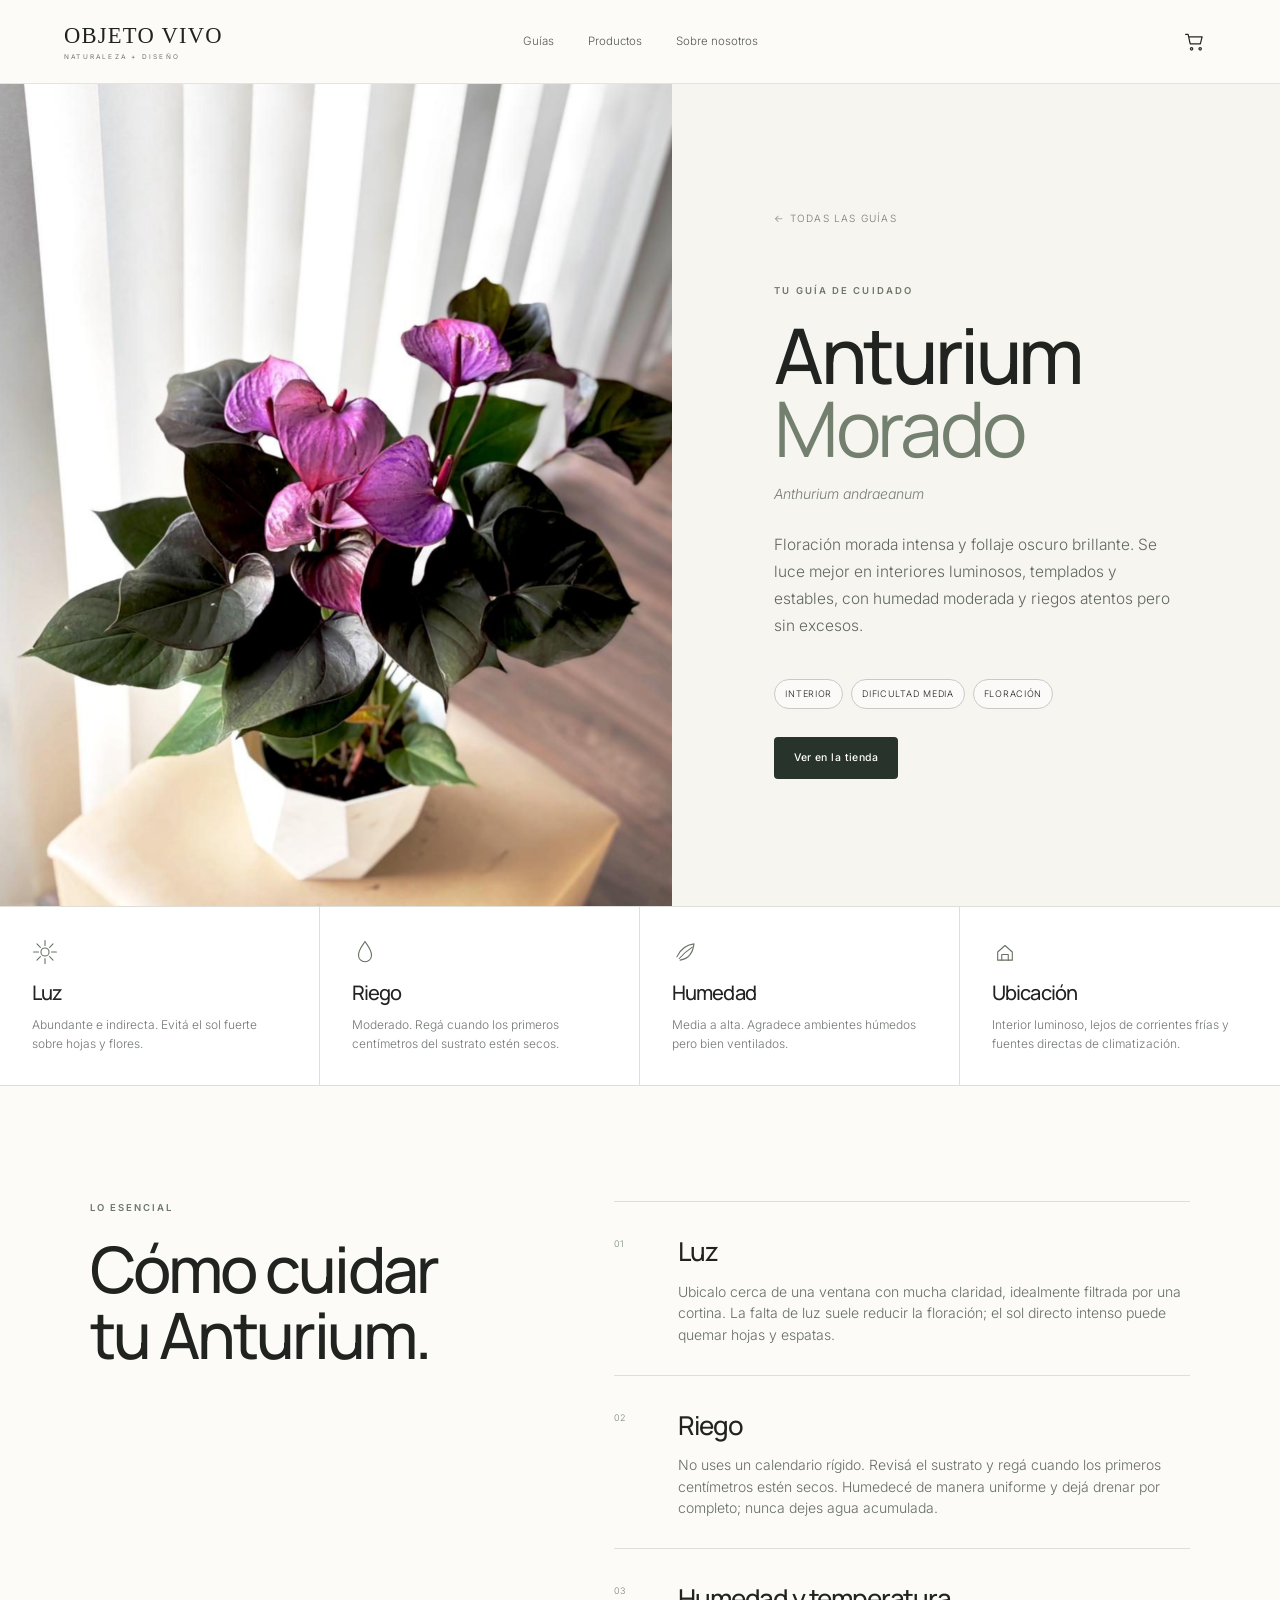
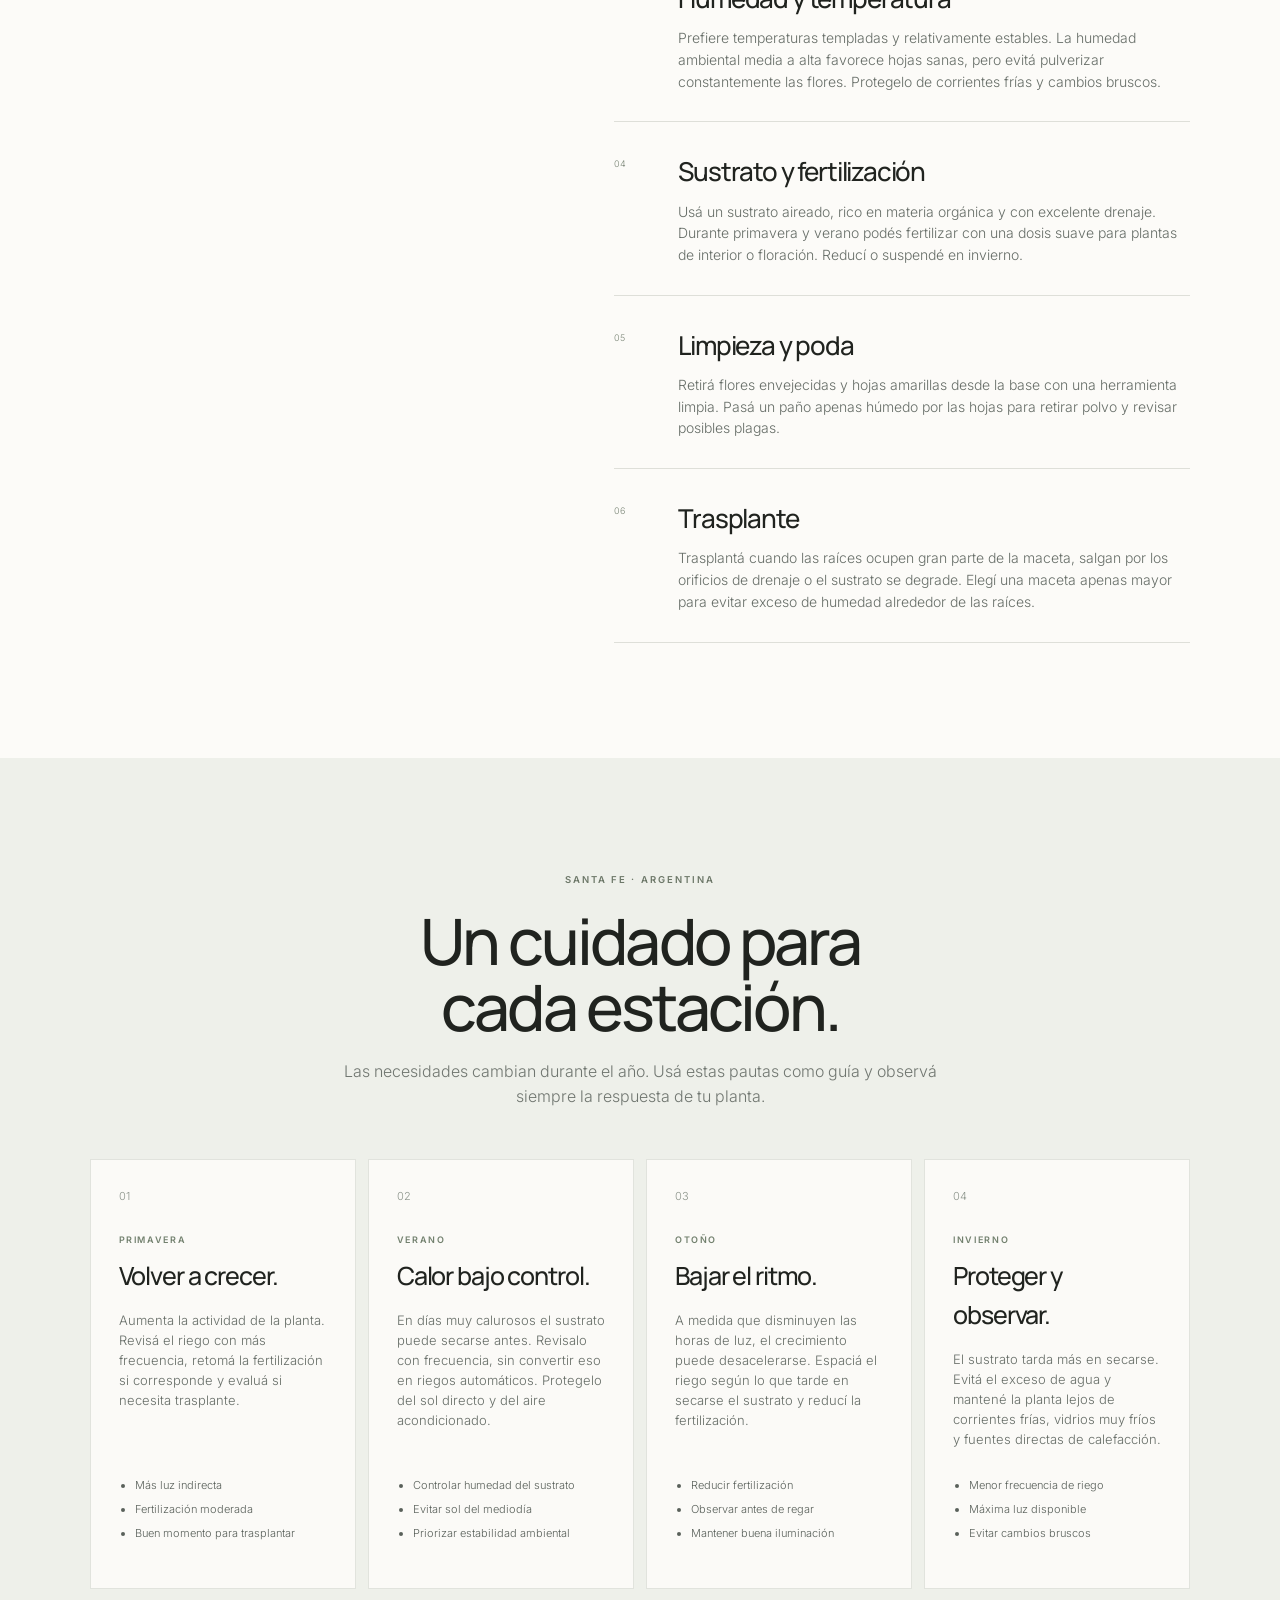
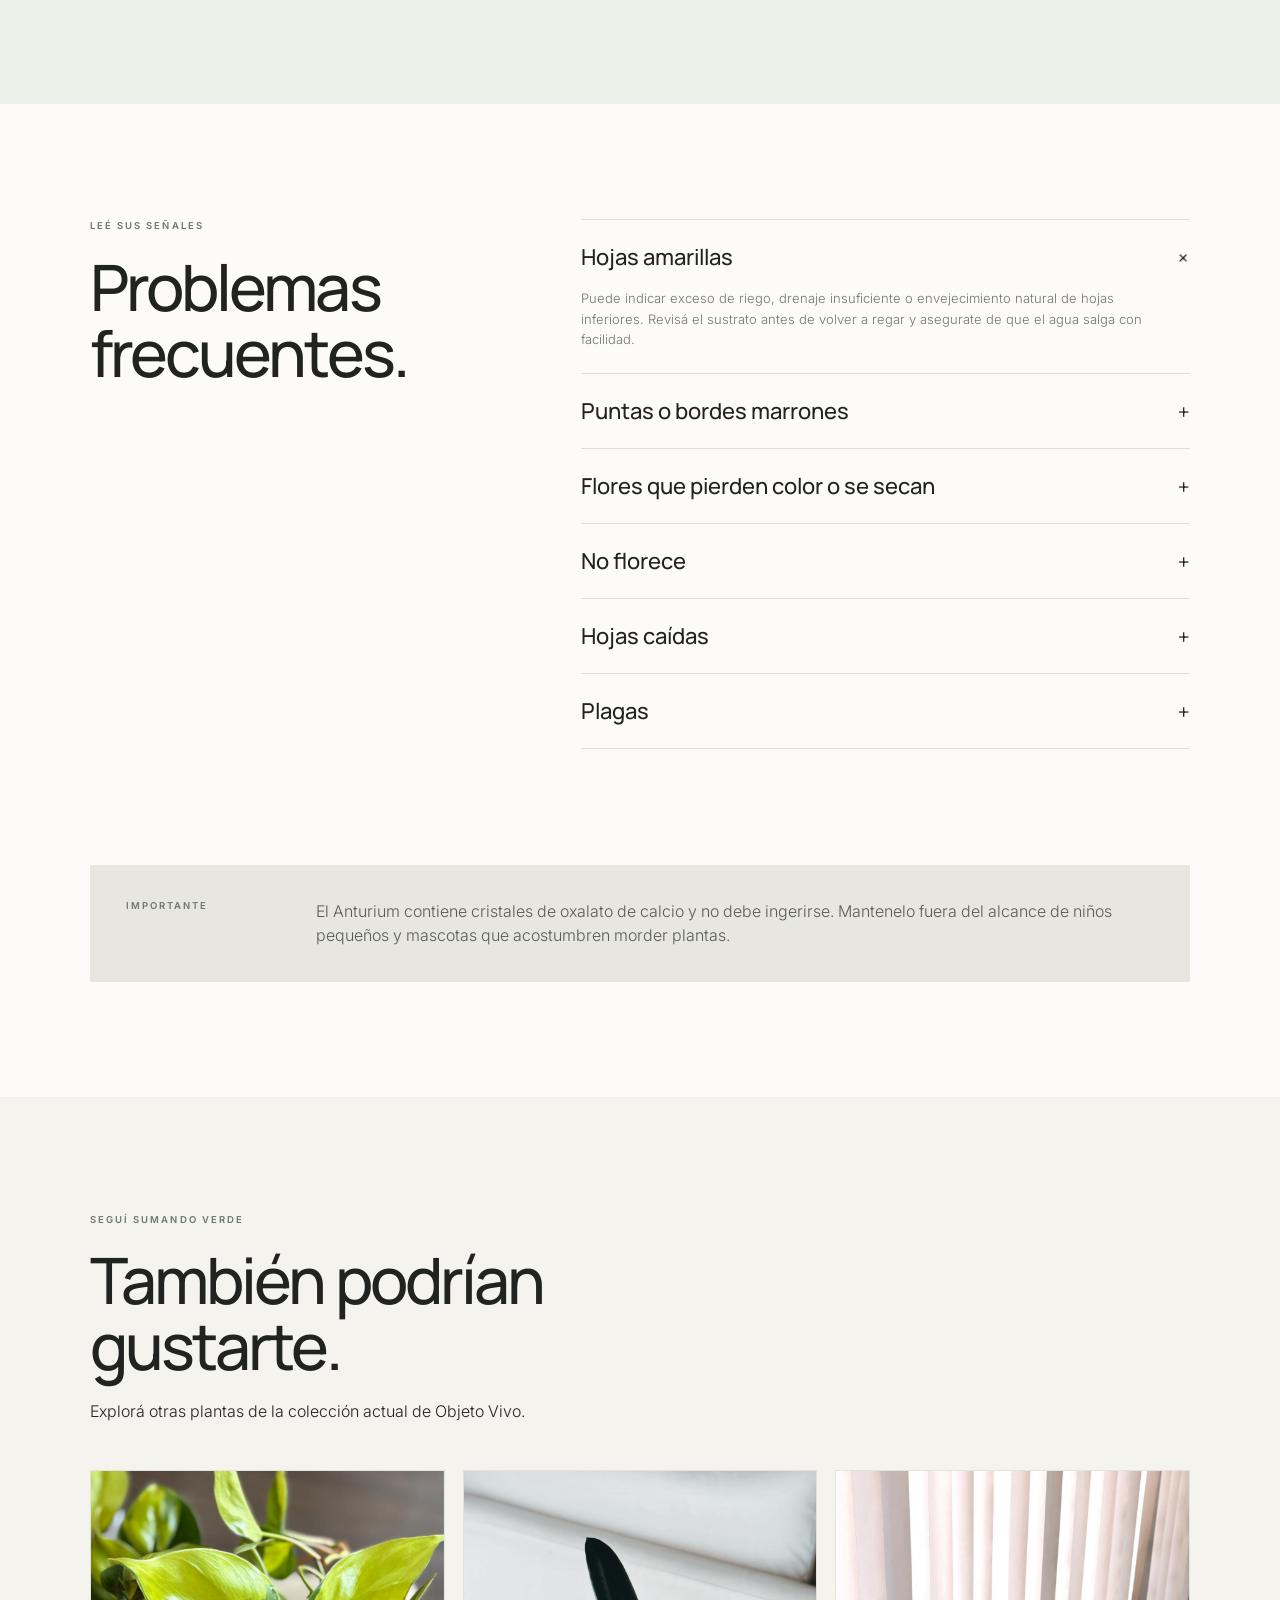
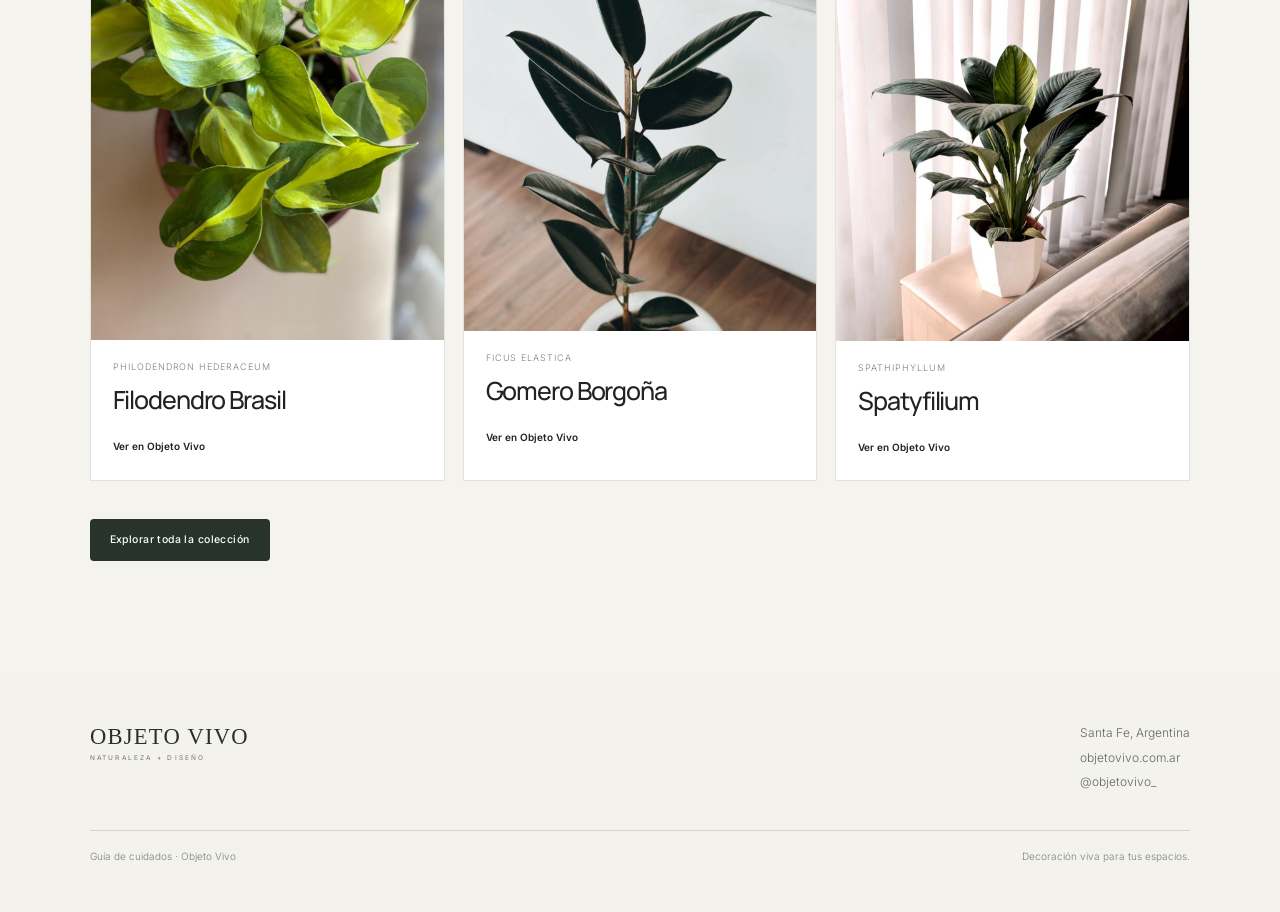
<file: anturium-morado.html>
<!doctype html>
<html lang="es">
<head>
  <meta charset="utf-8" />
  <meta name="viewport" content="width=device-width, initial-scale=1" />
  <meta name="theme-color" content="#f7f5f0" />
  <title>Anturium Morado | Guía de Cuidados · Objeto Vivo</title>
  <meta name="description" content="Guía de cuidados del Anturium Morado: luz, riego, humedad, trasplante, cuidados por estación y problemas frecuentes." />
  <link rel="preconnect" href="https://fonts.googleapis.com">
  <link rel="preconnect" href="https://fonts.gstatic.com" crossorigin>
  <link href="https://fonts.googleapis.com/css2?family=Inter:wght@300;400;500;600&family=Manrope:wght@400;500;600&display=swap" rel="stylesheet">
  <link rel="stylesheet" href="styles.css?v=clean-20260811" />
</head>
<body>
  <header class="site-header ov-header">
    <a class="brand official-brand" href="index.html" aria-label="Objeto Vivo - Guía de cuidados"><span class="official-wordmark">OBJETO VIVO</span><span class="official-tagline">NATURALEZA + DISEÑO</span></a>
    <nav class="header-nav" aria-label="Navegación principal"><a href="index.html#guias">Guías</a><a href="https://objetovivo.com.ar/shop/" target="_blank" rel="noopener">Productos</a><a href="https://objetovivo.com.ar/sobre-nosotros/" target="_blank" rel="noopener">Sobre nosotros</a></nav>
    <a class="cart-link" href="https://objetovivo.com.ar/shop/" target="_blank" rel="noopener" aria-label="Ir a la tienda de Objeto Vivo"><svg viewBox="0 0 28 28"><path d="M3 5h3l2.4 11.1h11.8l2.1-8.1H7.2"/><circle cx="10" cy="22" r="1.4"/><circle cx="20" cy="22" r="1.4"/></svg></a>
  </header>
  <main>
    <section class="plant-hero">
      <div class="plant-hero-image"><img src="assets/anturium-morado.png" alt="Anturium Morado de Objeto Vivo" /></div>
      <div class="plant-hero-copy">
        <a class="back-link" href="index.html#guias">← Todas las guías</a>
        <p class="eyebrow">TU GUÍA DE CUIDADO</p>
        <h1>Anturium<br><em>Morado</em></h1>
        <p class="latin">Anthurium andraeanum</p>
        <p class="hero-text">Floración morada intensa y follaje oscuro brillante. Se luce mejor en interiores luminosos, templados y estables, con humedad moderada y riegos atentos pero sin excesos.</p>
        <div class="quick-tags"><span>Interior</span><span>Dificultad media</span><span>Floración</span></div>
        <a class="button" href="https://objetovivo.com.ar/product/anturium-morado-en-diamantada/" target="_blank" rel="noopener" style="margin-top:28px">Ver en la tienda</a>
      </div>
    </section>
    <section class="quick-care">
      <article><span class="care-icon"><svg viewBox="0 0 32 32"><circle cx="16" cy="16" r="5"/><path d="M16 2v6M16 24v6M2 16h6M24 16h6M6.1 6.1l4.2 4.2M21.7 21.7l4.2 4.2M25.9 6.1l-4.2 4.2M10.3 21.7l-4.2 4.2"/></svg></span><h3>Luz</h3><p>Abundante e indirecta. Evitá el sol fuerte sobre hojas y flores.</p></article>
      <article><span class="care-icon"><svg viewBox="0 0 32 32"><path d="M16 3C13 8 8 13 8 20a8 8 0 0 0 16 0c0-7-5-12-8-17Z"/></svg></span><h3>Riego</h3><p>Moderado. Regá cuando los primeros centímetros del sustrato estén secos.</p></article>
      <article><span class="care-icon"><svg viewBox="0 0 32 32"><path d="M6 22c5-11 13-15 21-16-1 9-5 18-17 20"/><path d="M9 24c6-7 10-10 16-14"/></svg></span><h3>Humedad</h3><p>Media a alta. Agradece ambientes húmedos pero bien ventilados.</p></article>
      <article><span class="care-icon"><svg viewBox="0 0 32 32"><path d="M7 16 16 8l9 8v10H7Z"/><path d="M12 26v-7h8v7"/></svg></span><h3>Ubicación</h3><p>Interior luminoso, lejos de corrientes frías y fuentes directas de climatización.</p></article>
    </section>
    <section class="content-section two-col">
      <div class="section-heading sticky-heading"><p class="eyebrow">LO ESENCIAL</p><h2>Cómo cuidar<br>tu Anturium.</h2></div>
      <div class="care-list">
        <article class="care-block"><span class="number">01</span><div><h3>Luz</h3><p>Ubicalo cerca de una ventana con mucha claridad, idealmente filtrada por una cortina. La falta de luz suele reducir la floración; el sol directo intenso puede quemar hojas y espatas.</p></div></article>
        <article class="care-block"><span class="number">02</span><div><h3>Riego</h3><p>No uses un calendario rígido. Revisá el sustrato y regá cuando los primeros centímetros estén secos. Humedecé de manera uniforme y dejá drenar por completo; nunca dejes agua acumulada.</p></div></article>
        <article class="care-block"><span class="number">03</span><div><h3>Humedad y temperatura</h3><p>Prefiere temperaturas templadas y relativamente estables. La humedad ambiental media a alta favorece hojas sanas, pero evitá pulverizar constantemente las flores. Protegelo de corrientes frías y cambios bruscos.</p></div></article>
        <article class="care-block"><span class="number">04</span><div><h3>Sustrato y fertilización</h3><p>Usá un sustrato aireado, rico en materia orgánica y con excelente drenaje. Durante primavera y verano podés fertilizar con una dosis suave para plantas de interior o floración. Reducí o suspendé en invierno.</p></div></article>
        <article class="care-block"><span class="number">05</span><div><h3>Limpieza y poda</h3><p>Retirá flores envejecidas y hojas amarillas desde la base con una herramienta limpia. Pasá un paño apenas húmedo por las hojas para retirar polvo y revisar posibles plagas.</p></div></article>
        <article class="care-block"><span class="number">06</span><div><h3>Trasplante</h3><p>Trasplantá cuando las raíces ocupen gran parte de la maceta, salgan por los orificios de drenaje o el sustrato se degrade. Elegí una maceta apenas mayor para evitar exceso de humedad alrededor de las raíces.</p></div></article>
      </div>
    </section>
    <section class="season-section">
      <div class="section-heading centered"><p class="eyebrow">SANTA FE · ARGENTINA</p><h2>Un cuidado para<br>cada estación.</h2><p>Las necesidades cambian durante el año. Usá estas pautas como guía y observá siempre la respuesta de tu planta.</p></div>
      <div class="season-grid">
        <article class="season-card"><span class="season-mark">01</span><p class="season-name">PRIMAVERA</p><h3>Volver a crecer.</h3><p>Aumenta la actividad de la planta. Revisá el riego con más frecuencia, retomá la fertilización si corresponde y evaluá si necesita trasplante.</p><ul><li>Más luz indirecta</li><li>Fertilización moderada</li><li>Buen momento para trasplantar</li></ul></article>
        <article class="season-card"><span class="season-mark">02</span><p class="season-name">VERANO</p><h3>Calor bajo control.</h3><p>En días muy calurosos el sustrato puede secarse antes. Revisalo con frecuencia, sin convertir eso en riegos automáticos. Protegelo del sol directo y del aire acondicionado.</p><ul><li>Controlar humedad del sustrato</li><li>Evitar sol del mediodía</li><li>Priorizar estabilidad ambiental</li></ul></article>
        <article class="season-card"><span class="season-mark">03</span><p class="season-name">OTOÑO</p><h3>Bajar el ritmo.</h3><p>A medida que disminuyen las horas de luz, el crecimiento puede desacelerarse. Espaciá el riego según lo que tarde en secarse el sustrato y reducí la fertilización.</p><ul><li>Reducir fertilización</li><li>Observar antes de regar</li><li>Mantener buena iluminación</li></ul></article>
        <article class="season-card"><span class="season-mark">04</span><p class="season-name">INVIERNO</p><h3>Proteger y observar.</h3><p>El sustrato tarda más en secarse. Evitá el exceso de agua y mantené la planta lejos de corrientes frías, vidrios muy fríos y fuentes directas de calefacción.</p><ul><li>Menor frecuencia de riego</li><li>Máxima luz disponible</li><li>Evitar cambios bruscos</li></ul></article>
      </div>
    </section>
    <section class="content-section problems-section">
      <div class="section-heading"><p class="eyebrow">LEÉ SUS SEÑALES</p><h2>Problemas<br>frecuentes.</h2></div>
      <div class="problem-list">
        <details open><summary><span>Hojas amarillas</span><b>+</b></summary><p>Puede indicar exceso de riego, drenaje insuficiente o envejecimiento natural de hojas inferiores. Revisá el sustrato antes de volver a regar y asegurate de que el agua salga con facilidad.</p></details>
        <details><summary><span>Puntas o bordes marrones</span><b>+</b></summary><p>Suelen relacionarse con aire seco, riego irregular, acumulación de sales o estrés ambiental. Priorizá estabilidad y buen drenaje antes de aumentar la frecuencia de riego.</p></details>
        <details><summary><span>Flores que pierden color o se secan</span><b>+</b></summary><p>Las espatas envejecen naturalmente. Si el follaje está sano, retiralas desde la base cuando pierdan color o se sequen.</p></details>
        <details><summary><span>No florece</span><b>+</b></summary><p>La causa más frecuente es poca luz indirecta. También pueden influir la estación, una fertilización insuficiente o una planta todavía adaptándose a un cambio de ambiente.</p></details>
        <details><summary><span>Hojas caídas</span><b>+</b></summary><p>Puede ser falta de agua, exceso de agua, frío o estrés por cambio de ubicación. Revisá primero el sustrato y las condiciones del ambiente.</p></details>
        <details><summary><span>Plagas</span><b>+</b></summary><p>Revisá el envés de las hojas y los tallos si aparecen manchas, melaza, telarañas finas o pequeños insectos. Cochinillas, trips y ácaros pueden presentarse en interiores.</p></details>
      </div>
    </section>
    <section class="note-section"><p class="eyebrow">IMPORTANTE</p><p>El Anturium contiene cristales de oxalato de calcio y no debe ingerirse. Mantenelo fuera del alcance de niños pequeños y mascotas que acostumbren morder plantas.</p></section>
    <section class="related-section">
      <div class="section-heading"><p class="eyebrow">SEGUÍ SUMANDO VERDE</p><h2>También podrían<br>gustarte.</h2><p>Explorá otras plantas de la colección actual de Objeto Vivo.</p></div>
      <div class="related-grid">
        <a href="https://objetovivo.com.ar/product/filodendro-brasil/" target="_blank" rel="noopener" class="related-card"><img src="assets/filodendro-brasil.png" alt="Filodendro Brasil"><p>Philodendron hederaceum</p><h3>Filodendro Brasil</h3><span>Ver en Objeto Vivo</span></a>
        <a href="https://objetovivo.com.ar/product/gomero-borgona-en-uovo-s/" target="_blank" rel="noopener" class="related-card"><img src="assets/gomero-borgona.png" alt="Gomero Borgoña"><p>Ficus elastica</p><h3>Gomero Borgoña</h3><span>Ver en Objeto Vivo</span></a>
        <a href="https://objetovivo.com.ar/product/spatyfilium-l-en-diamantada/" target="_blank" rel="noopener" class="related-card"><img src="assets/spatyfilium.png" alt="Spatyfilium"><p>Spathiphyllum</p><h3>Spatyfilium</h3><span>Ver en Objeto Vivo</span></a>
      </div>
      <a class="button centered-button" href="https://objetovivo.com.ar/shop/" target="_blank" rel="noopener">Explorar toda la colección</a>
    </section>
  </main>
  <footer class="ov-footer"><div class="footer-main"><div class="brand footer-brand official-brand"><span class="official-wordmark">OBJETO VIVO</span><span class="official-tagline">NATURALEZA + DISEÑO</span></div><div class="footer-contact"><p>Santa Fe, Argentina</p><a href="https://objetovivo.com.ar/" target="_blank" rel="noopener">objetovivo.com.ar</a><a href="https://www.instagram.com/objetovivo_/" target="_blank" rel="noopener">@objetovivo_</a></div></div><div class="footer-bottom"><span>Guía de cuidados · Objeto Vivo</span><span>Decoración viva para tus espacios.</span></div></footer>
<!-- Cloudflare Web Analytics --><script type='module' src='https://static.cloudflareinsights.com/beacon.min.js' data-cf-beacon='{"token": "d237b475c9e8493392c6d5d0401ebea4"}'></script><!-- End Cloudflare Web Analytics -->
</body>
</html>
</file>
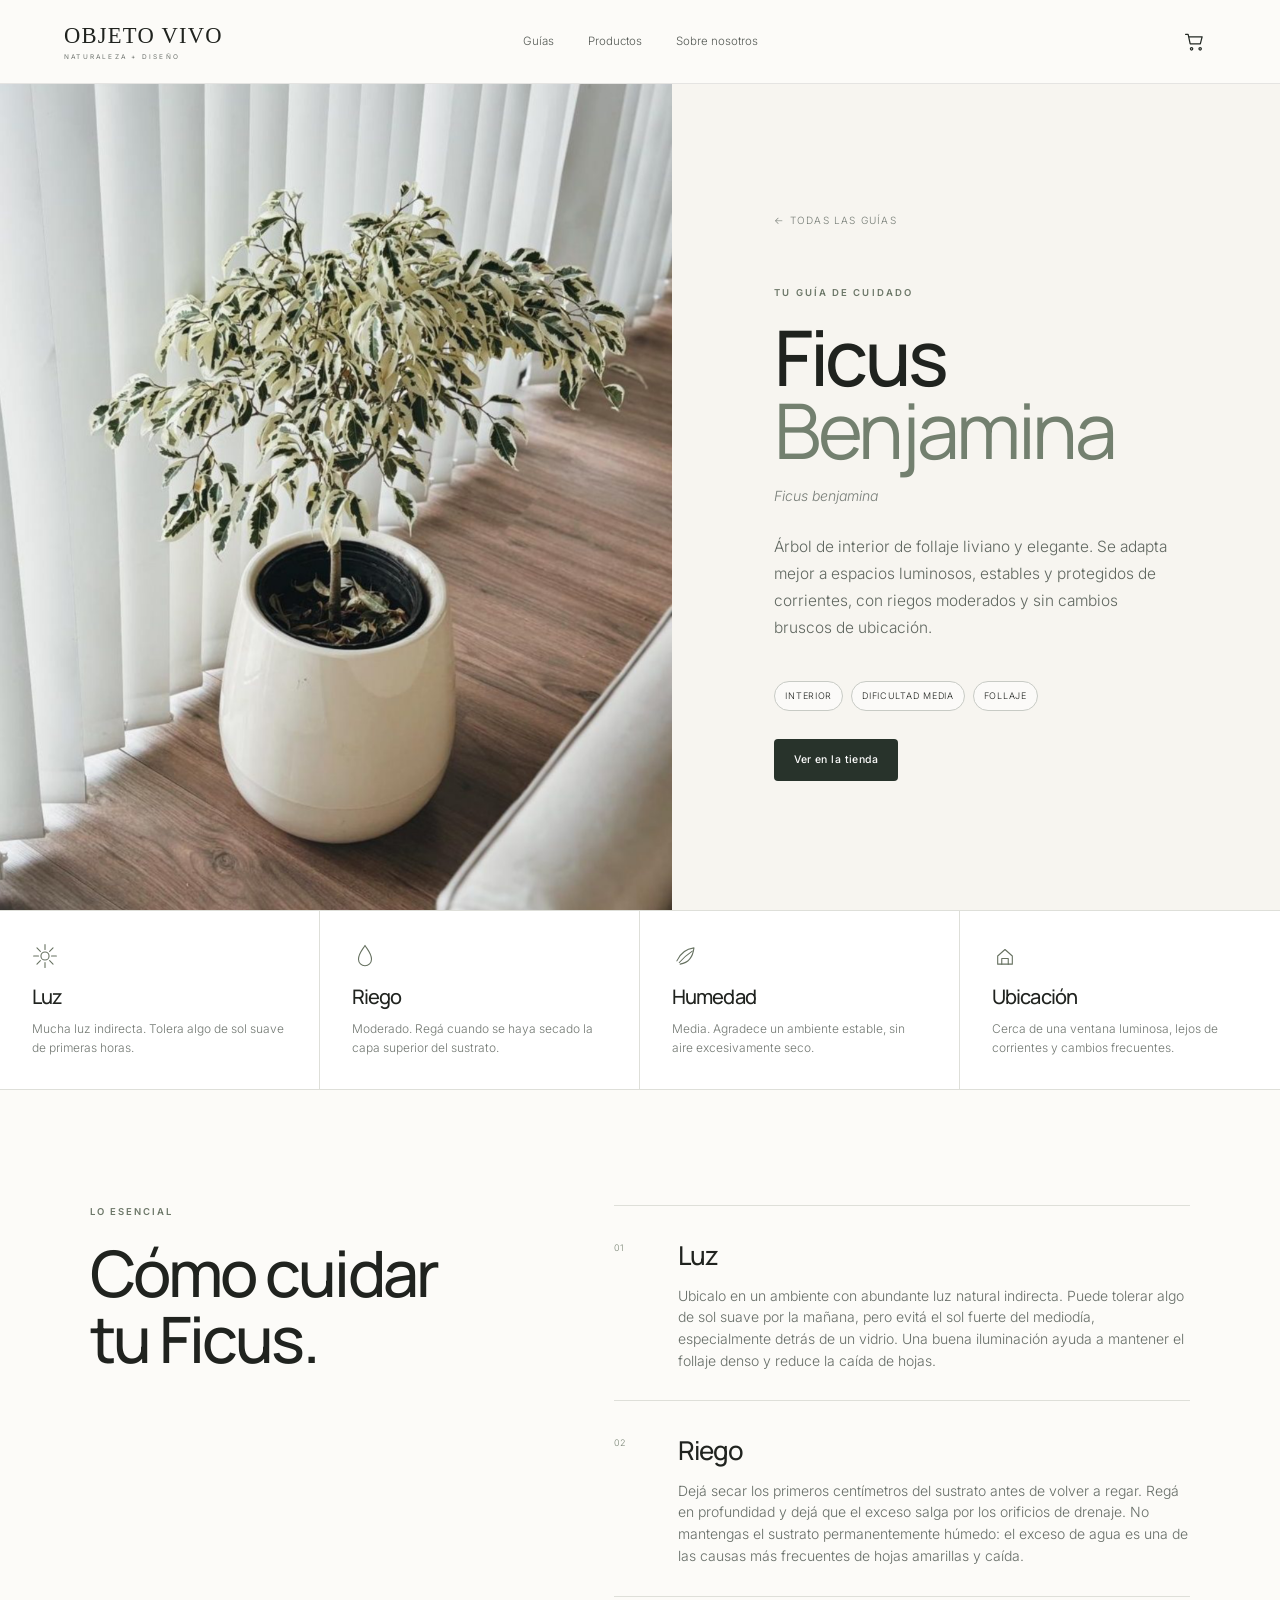
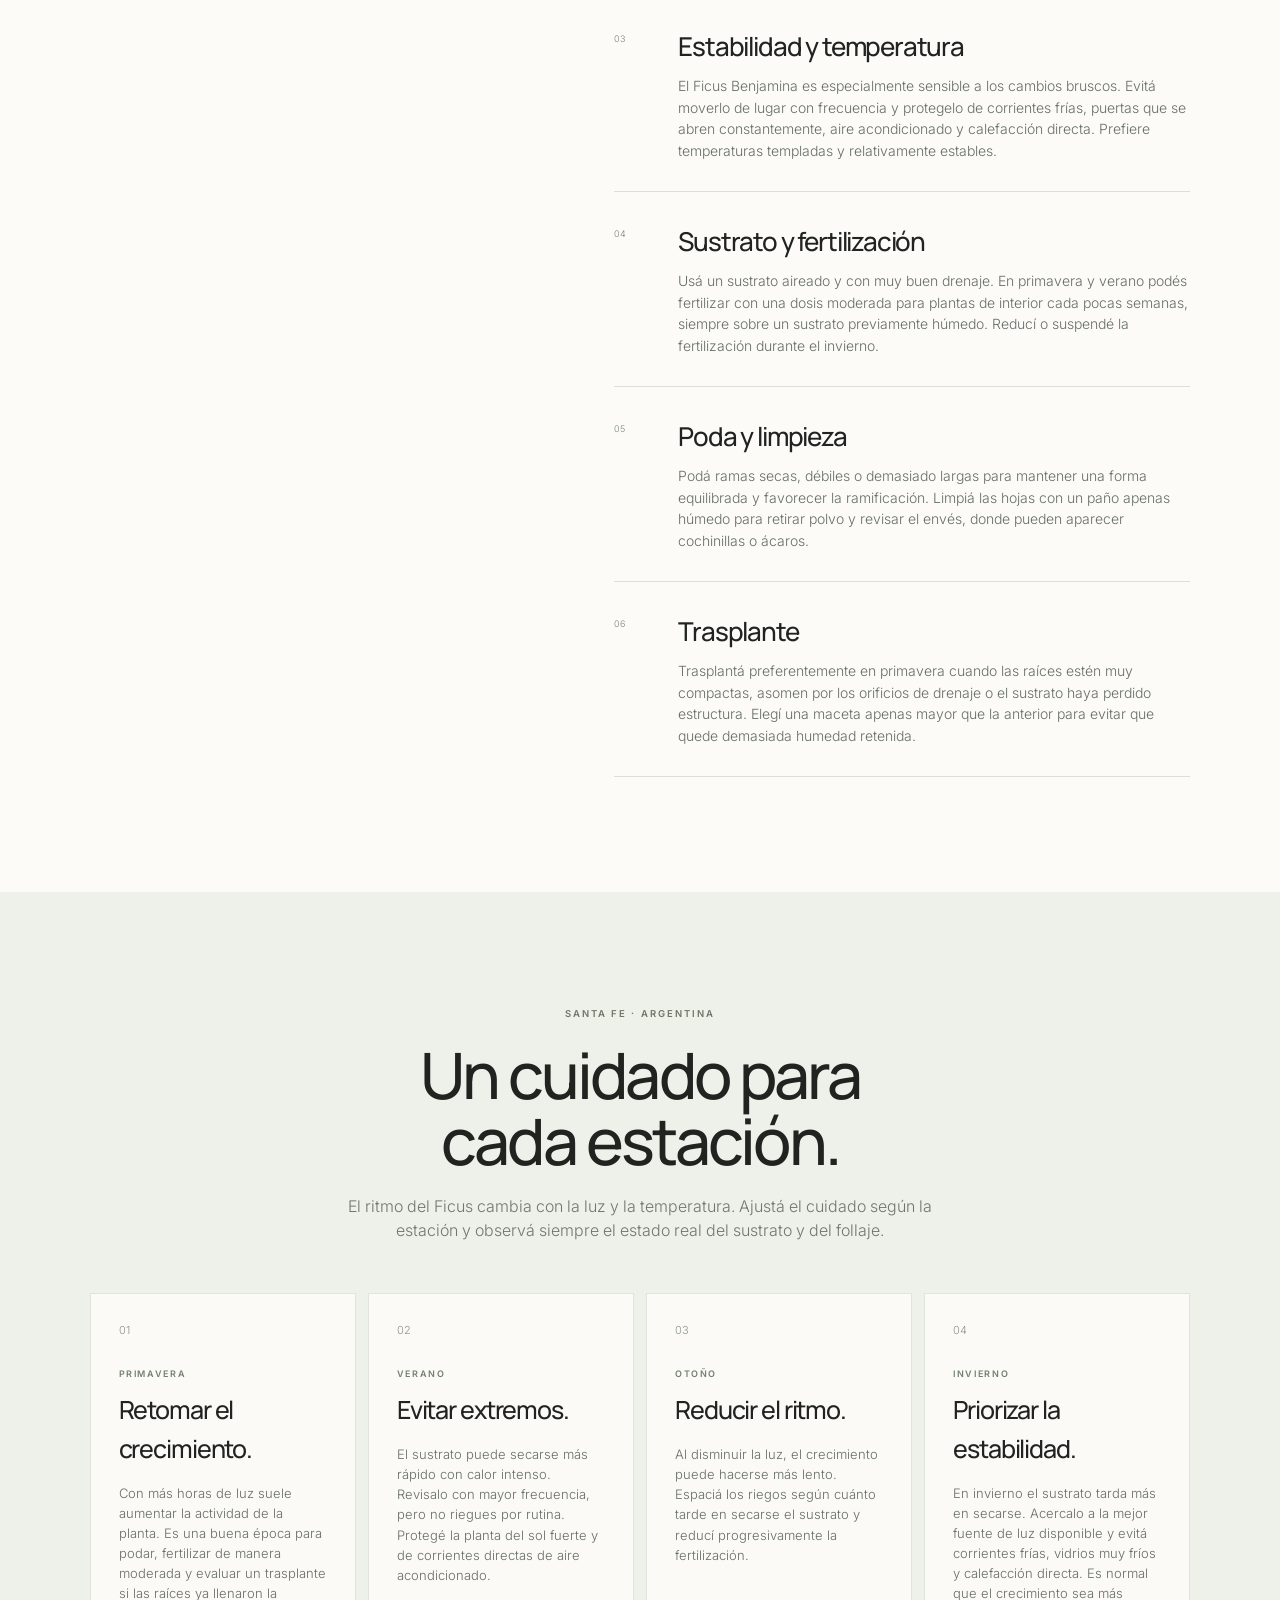
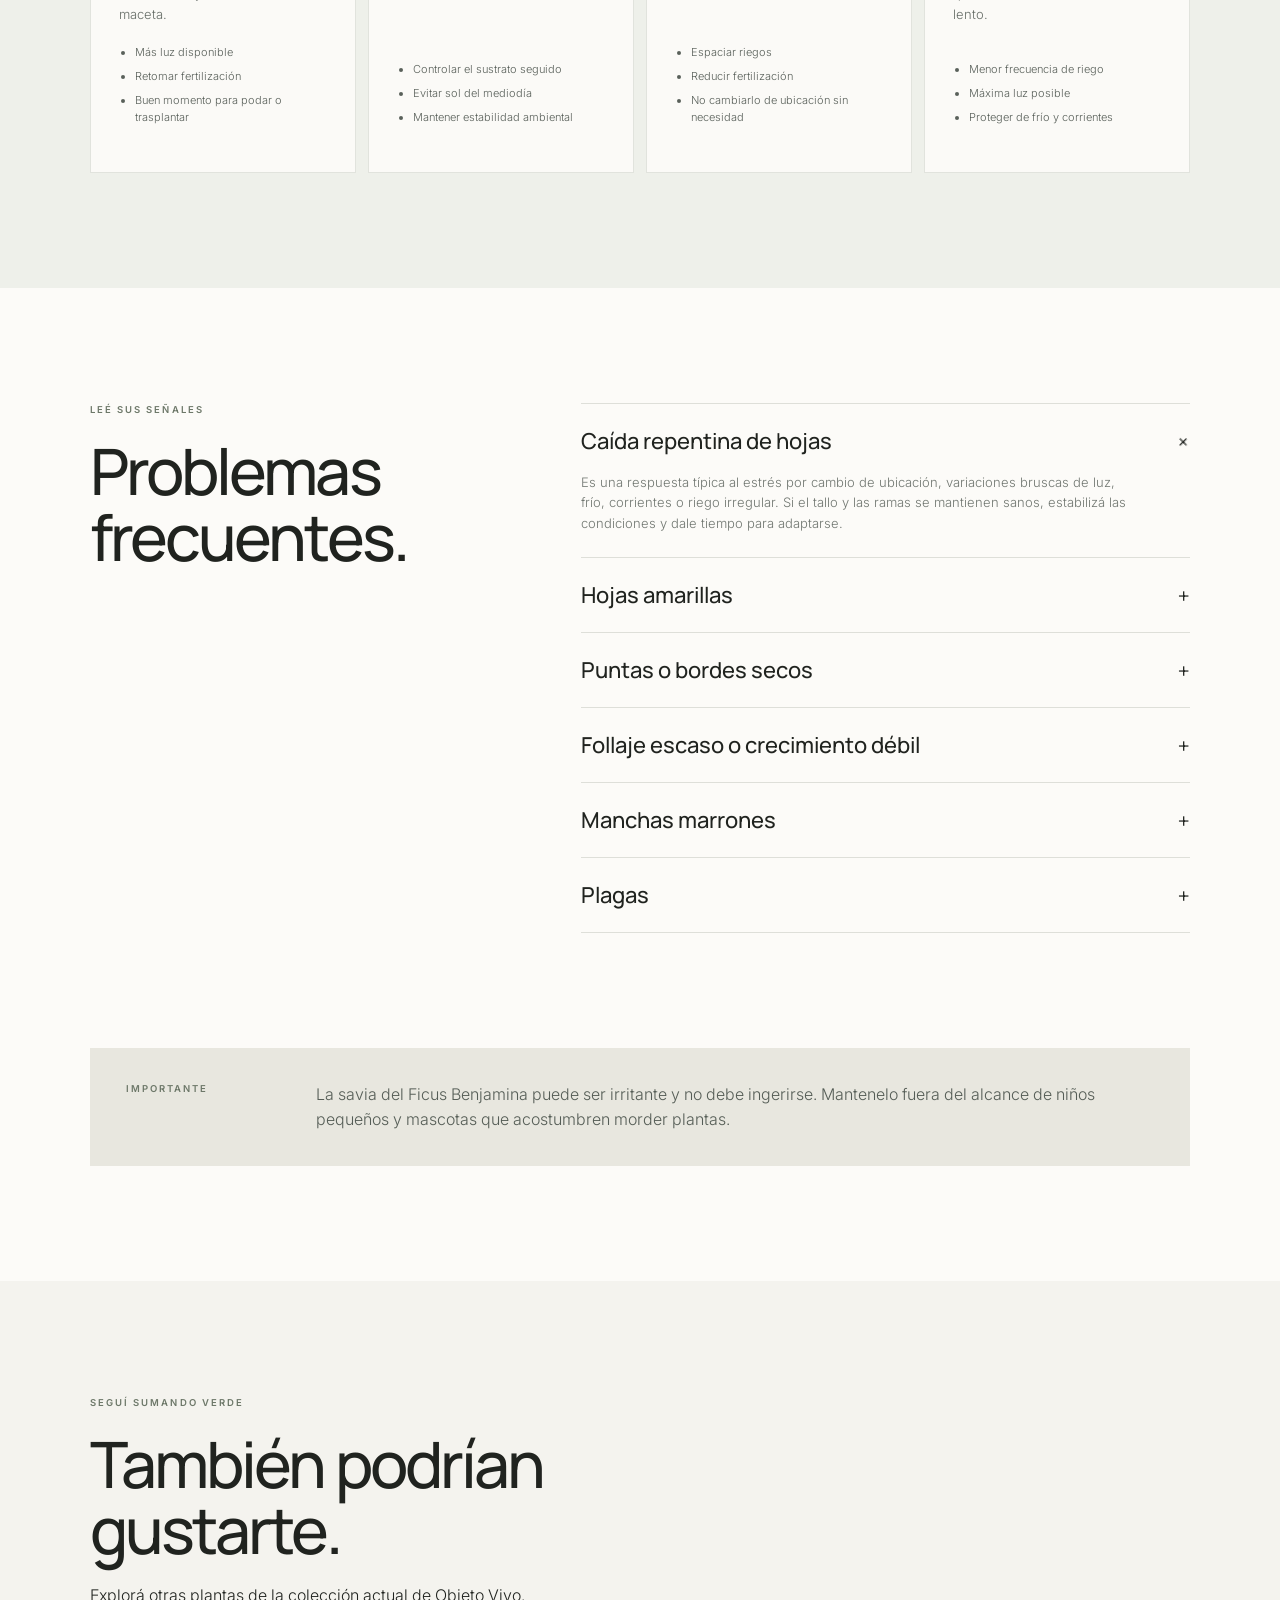
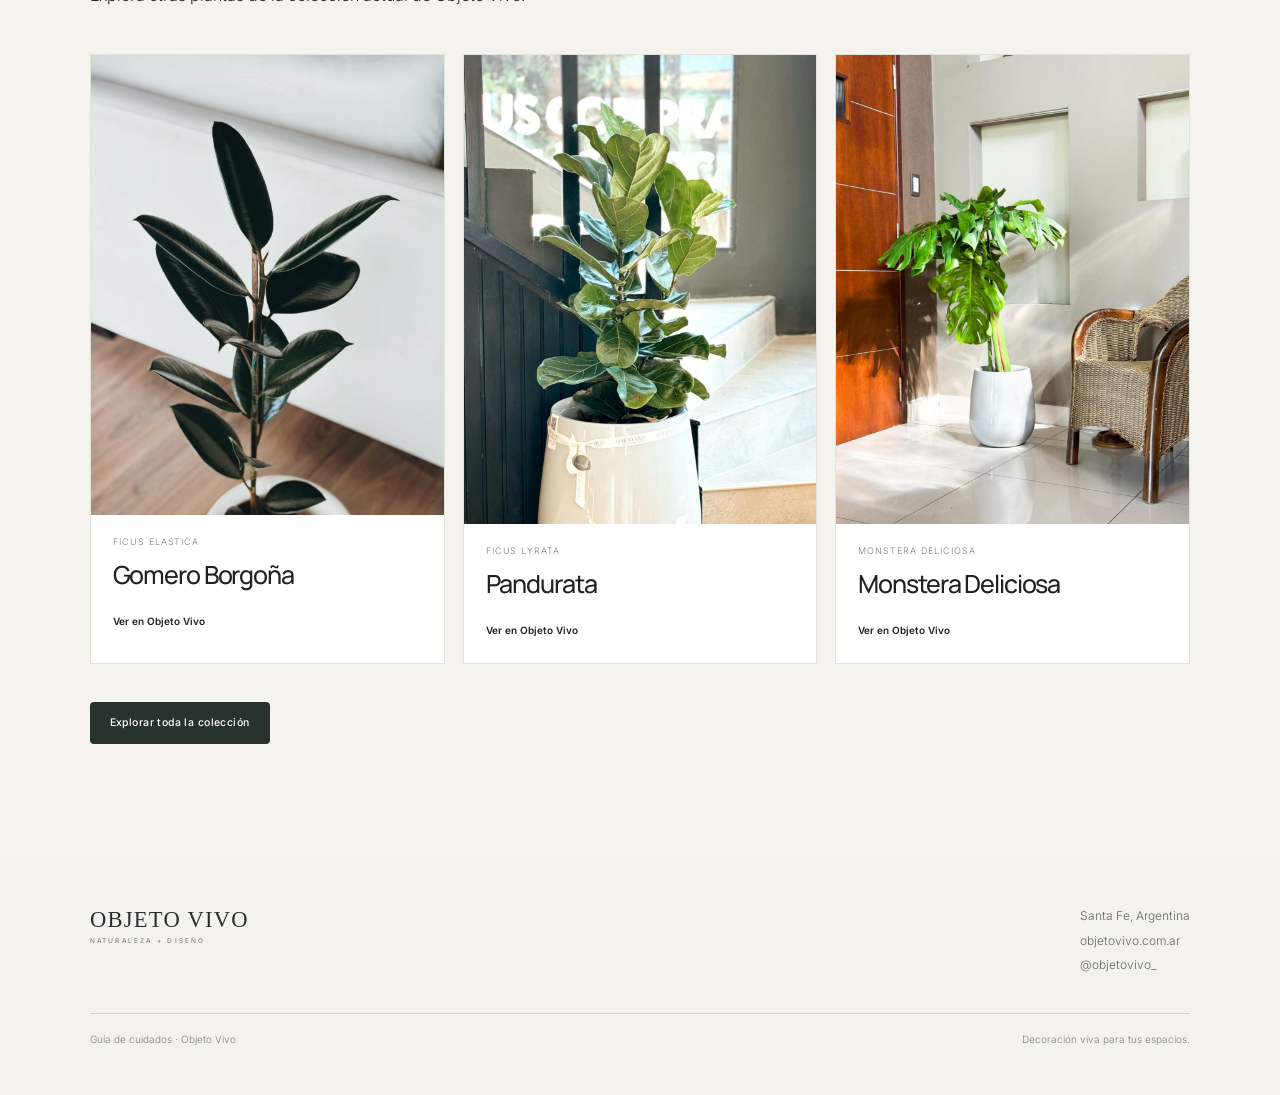
<file: ficus-benjamina.html>
<!doctype html>
<html lang="es">
<head>
  <meta charset="utf-8" />
  <meta name="viewport" content="width=device-width, initial-scale=1" />
  <meta name="theme-color" content="#f7f5f0" />
  <title>Ficus Benjamina | Guía de Cuidados · Objeto Vivo</title>
  <meta name="description" content="Guía de cuidados del Ficus Benjamina: luz, riego, humedad, trasplante, cuidados por estación y problemas frecuentes." />
  <link rel="preconnect" href="https://fonts.googleapis.com">
  <link rel="preconnect" href="https://fonts.gstatic.com" crossorigin>
  <link href="https://fonts.googleapis.com/css2?family=Inter:wght@300;400;500;600&family=Manrope:wght@400;500;600&display=swap" rel="stylesheet">
  <link rel="stylesheet" href="styles.css?v=clean-20260811-ficus" />
</head>
<body>
  <header class="site-header ov-header">
    <a class="brand official-brand" href="index.html" aria-label="Objeto Vivo - Guía de cuidados"><span class="official-wordmark">OBJETO VIVO</span><span class="official-tagline">NATURALEZA + DISEÑO</span></a>
    <nav class="header-nav" aria-label="Navegación principal"><a href="index.html#guias">Guías</a><a href="https://objetovivo.com.ar/shop/" target="_blank" rel="noopener">Productos</a><a href="https://objetovivo.com.ar/sobre-nosotros/" target="_blank" rel="noopener">Sobre nosotros</a></nav>
    <a class="cart-link" href="https://objetovivo.com.ar/shop/" target="_blank" rel="noopener" aria-label="Ir a la tienda de Objeto Vivo"><svg viewBox="0 0 28 28"><path d="M3 5h3l2.4 11.1h11.8l2.1-8.1H7.2"/><circle cx="10" cy="22" r="1.4"/><circle cx="20" cy="22" r="1.4"/></svg></a>
  </header>
  <main>
    <section class="plant-hero">
      <div class="plant-hero-image"><img src="assets/ficus-benjamina.png" alt="Ficus Benjamina de Objeto Vivo" /></div>
      <div class="plant-hero-copy">
        <a class="back-link" href="index.html#guias">← Todas las guías</a>
        <p class="eyebrow">TU GUÍA DE CUIDADO</p>
        <h1>Ficus<br><em>Benjamina</em></h1>
        <p class="latin">Ficus benjamina</p>
        <p class="hero-text">Árbol de interior de follaje liviano y elegante. Se adapta mejor a espacios luminosos, estables y protegidos de corrientes, con riegos moderados y sin cambios bruscos de ubicación.</p>
        <div class="quick-tags"><span>Interior</span><span>Dificultad media</span><span>Follaje</span></div>
        <a class="button" href="https://objetovivo.com.ar/product/ficus-benjamina-en-uovo-s/" target="_blank" rel="noopener" style="margin-top:28px">Ver en la tienda</a>
      </div>
    </section>
    <section class="quick-care">
      <article><span class="care-icon"><svg viewBox="0 0 32 32"><circle cx="16" cy="16" r="5"/><path d="M16 2v6M16 24v6M2 16h6M24 16h6M6.1 6.1l4.2 4.2M21.7 21.7l4.2 4.2M25.9 6.1l-4.2 4.2M10.3 21.7l-4.2 4.2"/></svg></span><h3>Luz</h3><p>Mucha luz indirecta. Tolera algo de sol suave de primeras horas.</p></article>
      <article><span class="care-icon"><svg viewBox="0 0 32 32"><path d="M16 3C13 8 8 13 8 20a8 8 0 0 0 16 0c0-7-5-12-8-17Z"/></svg></span><h3>Riego</h3><p>Moderado. Regá cuando se haya secado la capa superior del sustrato.</p></article>
      <article><span class="care-icon"><svg viewBox="0 0 32 32"><path d="M6 22c5-11 13-15 21-16-1 9-5 18-17 20"/><path d="M9 24c6-7 10-10 16-14"/></svg></span><h3>Humedad</h3><p>Media. Agradece un ambiente estable, sin aire excesivamente seco.</p></article>
      <article><span class="care-icon"><svg viewBox="0 0 32 32"><path d="M7 16 16 8l9 8v10H7Z"/><path d="M12 26v-7h8v7"/></svg></span><h3>Ubicación</h3><p>Cerca de una ventana luminosa, lejos de corrientes y cambios frecuentes.</p></article>
    </section>
    <section class="content-section two-col">
      <div class="section-heading sticky-heading"><p class="eyebrow">LO ESENCIAL</p><h2>Cómo cuidar<br>tu Ficus.</h2></div>
      <div class="care-list">
        <article class="care-block"><span class="number">01</span><div><h3>Luz</h3><p>Ubicalo en un ambiente con abundante luz natural indirecta. Puede tolerar algo de sol suave por la mañana, pero evitá el sol fuerte del mediodía, especialmente detrás de un vidrio. Una buena iluminación ayuda a mantener el follaje denso y reduce la caída de hojas.</p></div></article>
        <article class="care-block"><span class="number">02</span><div><h3>Riego</h3><p>Dejá secar los primeros centímetros del sustrato antes de volver a regar. Regá en profundidad y dejá que el exceso salga por los orificios de drenaje. No mantengas el sustrato permanentemente húmedo: el exceso de agua es una de las causas más frecuentes de hojas amarillas y caída.</p></div></article>
        <article class="care-block"><span class="number">03</span><div><h3>Estabilidad y temperatura</h3><p>El Ficus Benjamina es especialmente sensible a los cambios bruscos. Evitá moverlo de lugar con frecuencia y protegelo de corrientes frías, puertas que se abren constantemente, aire acondicionado y calefacción directa. Prefiere temperaturas templadas y relativamente estables.</p></div></article>
        <article class="care-block"><span class="number">04</span><div><h3>Sustrato y fertilización</h3><p>Usá un sustrato aireado y con muy buen drenaje. En primavera y verano podés fertilizar con una dosis moderada para plantas de interior cada pocas semanas, siempre sobre un sustrato previamente húmedo. Reducí o suspendé la fertilización durante el invierno.</p></div></article>
        <article class="care-block"><span class="number">05</span><div><h3>Poda y limpieza</h3><p>Podá ramas secas, débiles o demasiado largas para mantener una forma equilibrada y favorecer la ramificación. Limpiá las hojas con un paño apenas húmedo para retirar polvo y revisar el envés, donde pueden aparecer cochinillas o ácaros.</p></div></article>
        <article class="care-block"><span class="number">06</span><div><h3>Trasplante</h3><p>Trasplantá preferentemente en primavera cuando las raíces estén muy compactas, asomen por los orificios de drenaje o el sustrato haya perdido estructura. Elegí una maceta apenas mayor que la anterior para evitar que quede demasiada humedad retenida.</p></div></article>
      </div>
    </section>
    <section class="season-section">
      <div class="section-heading centered"><p class="eyebrow">SANTA FE · ARGENTINA</p><h2>Un cuidado para<br>cada estación.</h2><p>El ritmo del Ficus cambia con la luz y la temperatura. Ajustá el cuidado según la estación y observá siempre el estado real del sustrato y del follaje.</p></div>
      <div class="season-grid">
        <article class="season-card"><span class="season-mark">01</span><p class="season-name">PRIMAVERA</p><h3>Retomar el crecimiento.</h3><p>Con más horas de luz suele aumentar la actividad de la planta. Es una buena época para podar, fertilizar de manera moderada y evaluar un trasplante si las raíces ya llenaron la maceta.</p><ul><li>Más luz disponible</li><li>Retomar fertilización</li><li>Buen momento para podar o trasplantar</li></ul></article>
        <article class="season-card"><span class="season-mark">02</span><p class="season-name">VERANO</p><h3>Evitar extremos.</h3><p>El sustrato puede secarse más rápido con calor intenso. Revisalo con mayor frecuencia, pero no riegues por rutina. Protegé la planta del sol fuerte y de corrientes directas de aire acondicionado.</p><ul><li>Controlar el sustrato seguido</li><li>Evitar sol del mediodía</li><li>Mantener estabilidad ambiental</li></ul></article>
        <article class="season-card"><span class="season-mark">03</span><p class="season-name">OTOÑO</p><h3>Reducir el ritmo.</h3><p>Al disminuir la luz, el crecimiento puede hacerse más lento. Espaciá los riegos según cuánto tarde en secarse el sustrato y reducí progresivamente la fertilización.</p><ul><li>Espaciar riegos</li><li>Reducir fertilización</li><li>No cambiarlo de ubicación sin necesidad</li></ul></article>
        <article class="season-card"><span class="season-mark">04</span><p class="season-name">INVIERNO</p><h3>Priorizar la estabilidad.</h3><p>En invierno el sustrato tarda más en secarse. Acercalo a la mejor fuente de luz disponible y evitá corrientes frías, vidrios muy fríos y calefacción directa. Es normal que el crecimiento sea más lento.</p><ul><li>Menor frecuencia de riego</li><li>Máxima luz posible</li><li>Proteger de frío y corrientes</li></ul></article>
      </div>
    </section>
    <section class="content-section problems-section">
      <div class="section-heading"><p class="eyebrow">LEÉ SUS SEÑALES</p><h2>Problemas<br>frecuentes.</h2></div>
      <div class="problem-list">
        <details open><summary><span>Caída repentina de hojas</span><b>+</b></summary><p>Es una respuesta típica al estrés por cambio de ubicación, variaciones bruscas de luz, frío, corrientes o riego irregular. Si el tallo y las ramas se mantienen sanos, estabilizá las condiciones y dale tiempo para adaptarse.</p></details>
        <details><summary><span>Hojas amarillas</span><b>+</b></summary><p>Suelen aparecer por exceso de riego o drenaje insuficiente. Revisá cuánto tarda en secarse el sustrato antes de volver a regar y asegurate de que la maceta elimine bien el exceso de agua.</p></details>
        <details><summary><span>Puntas o bordes secos</span><b>+</b></summary><p>Puede deberse a aire muy seco, riegos desparejos, acumulación de sales o proximidad a calefacción. Priorizá una rutina estable y evitá compensar con exceso de agua.</p></details>
        <details><summary><span>Follaje escaso o crecimiento débil</span><b>+</b></summary><p>La causa más habitual es falta de luz. Acercalo gradualmente a una ubicación más luminosa y evitá cambios bruscos de orientación o ambiente.</p></details>
        <details><summary><span>Manchas marrones</span><b>+</b></summary><p>Pueden aparecer por exceso de humedad en raíces, frío, sol intenso o daño mecánico. Observá si las manchas avanzan y revisá las condiciones de riego y ubicación.</p></details>
        <details><summary><span>Plagas</span><b>+</b></summary><p>Cochinillas, arañuela y otros ácaros pueden aparecer, especialmente en ambientes secos. Revisá hojas nuevas, tallos y envés si observás puntitos, melaza, telarañas finas o pérdida de brillo.</p></details>
      </div>
    </section>
    <section class="note-section"><p class="eyebrow">IMPORTANTE</p><p>La savia del Ficus Benjamina puede ser irritante y no debe ingerirse. Mantenelo fuera del alcance de niños pequeños y mascotas que acostumbren morder plantas.</p></section>
    <section class="related-section">
      <div class="section-heading"><p class="eyebrow">SEGUÍ SUMANDO VERDE</p><h2>También podrían<br>gustarte.</h2><p>Explorá otras plantas de la colección actual de Objeto Vivo.</p></div>
      <div class="related-grid">
        <a href="https://objetovivo.com.ar/product/gomero-borgona-en-uovo-s/" target="_blank" rel="noopener" class="related-card"><img src="assets/gomero-borgona.png" alt="Gomero Borgoña"><p>Ficus elastica</p><h3>Gomero Borgoña</h3><span>Ver en Objeto Vivo</span></a>
        <a href="https://objetovivo.com.ar/product/pandurata/" target="_blank" rel="noopener" class="related-card"><img src="assets/pandurata.png" alt="Pandurata"><p>Ficus lyrata</p><h3>Pandurata</h3><span>Ver en Objeto Vivo</span></a>
        <a href="https://objetovivo.com.ar/product/monstera-deliciosa-en-uovo-s/" target="_blank" rel="noopener" class="related-card"><img src="assets/monstera-deliciosa.png" alt="Monstera Deliciosa"><p>Monstera deliciosa</p><h3>Monstera Deliciosa</h3><span>Ver en Objeto Vivo</span></a>
      </div>
      <a class="button centered-button" href="https://objetovivo.com.ar/shop/" target="_blank" rel="noopener">Explorar toda la colección</a>
    </section>
  </main>
  <footer class="ov-footer"><div class="footer-main"><div class="brand footer-brand official-brand"><span class="official-wordmark">OBJETO VIVO</span><span class="official-tagline">NATURALEZA + DISEÑO</span></div><div class="footer-contact"><p>Santa Fe, Argentina</p><a href="https://objetovivo.com.ar/" target="_blank" rel="noopener">objetovivo.com.ar</a><a href="https://www.instagram.com/objetovivo_/" target="_blank" rel="noopener">@objetovivo_</a></div></div><div class="footer-bottom"><span>Guía de cuidados · Objeto Vivo</span><span>Decoración viva para tus espacios.</span></div></footer>
<!-- Cloudflare Web Analytics --><script type='module' src='https://static.cloudflareinsights.com/beacon.min.js' data-cf-beacon='{"token": "d237b475c9e8493392c6d5d0401ebea4"}'></script><!-- End Cloudflare Web Analytics -->
</body>
</html>
</file>
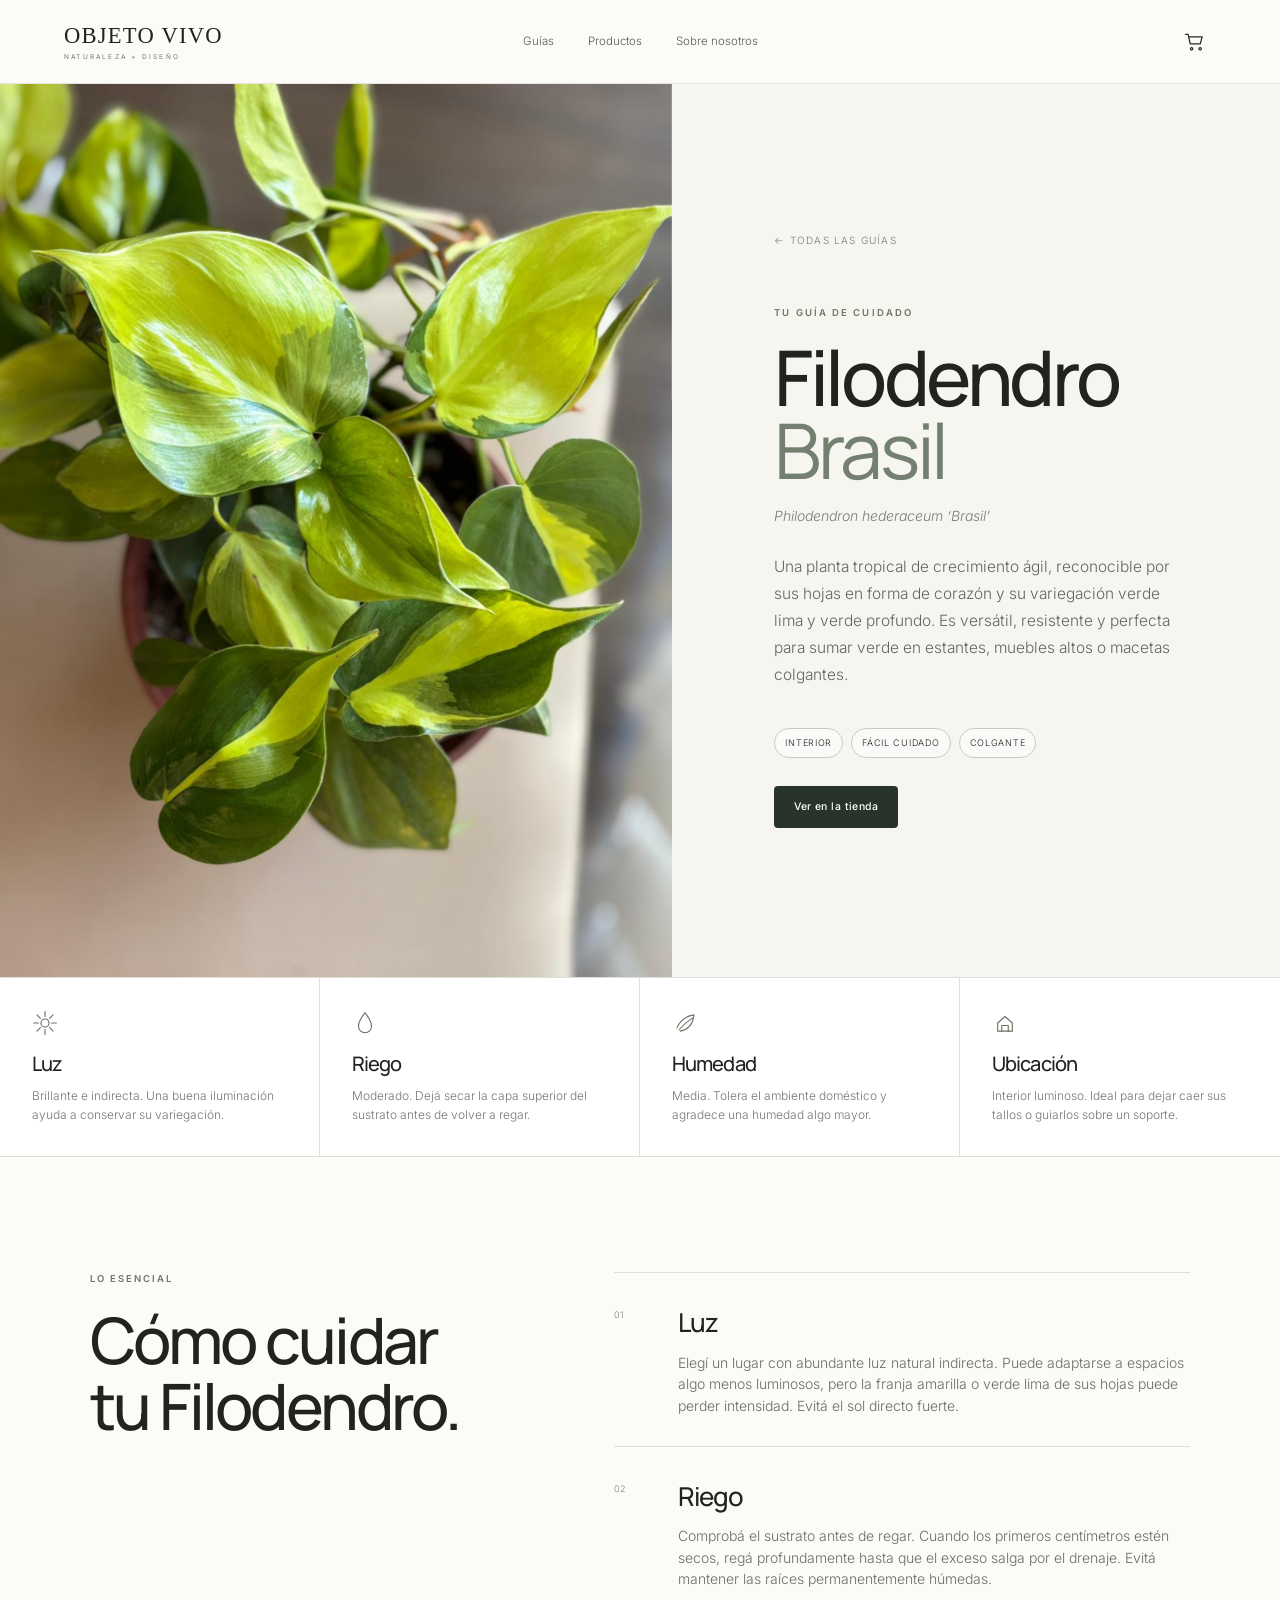
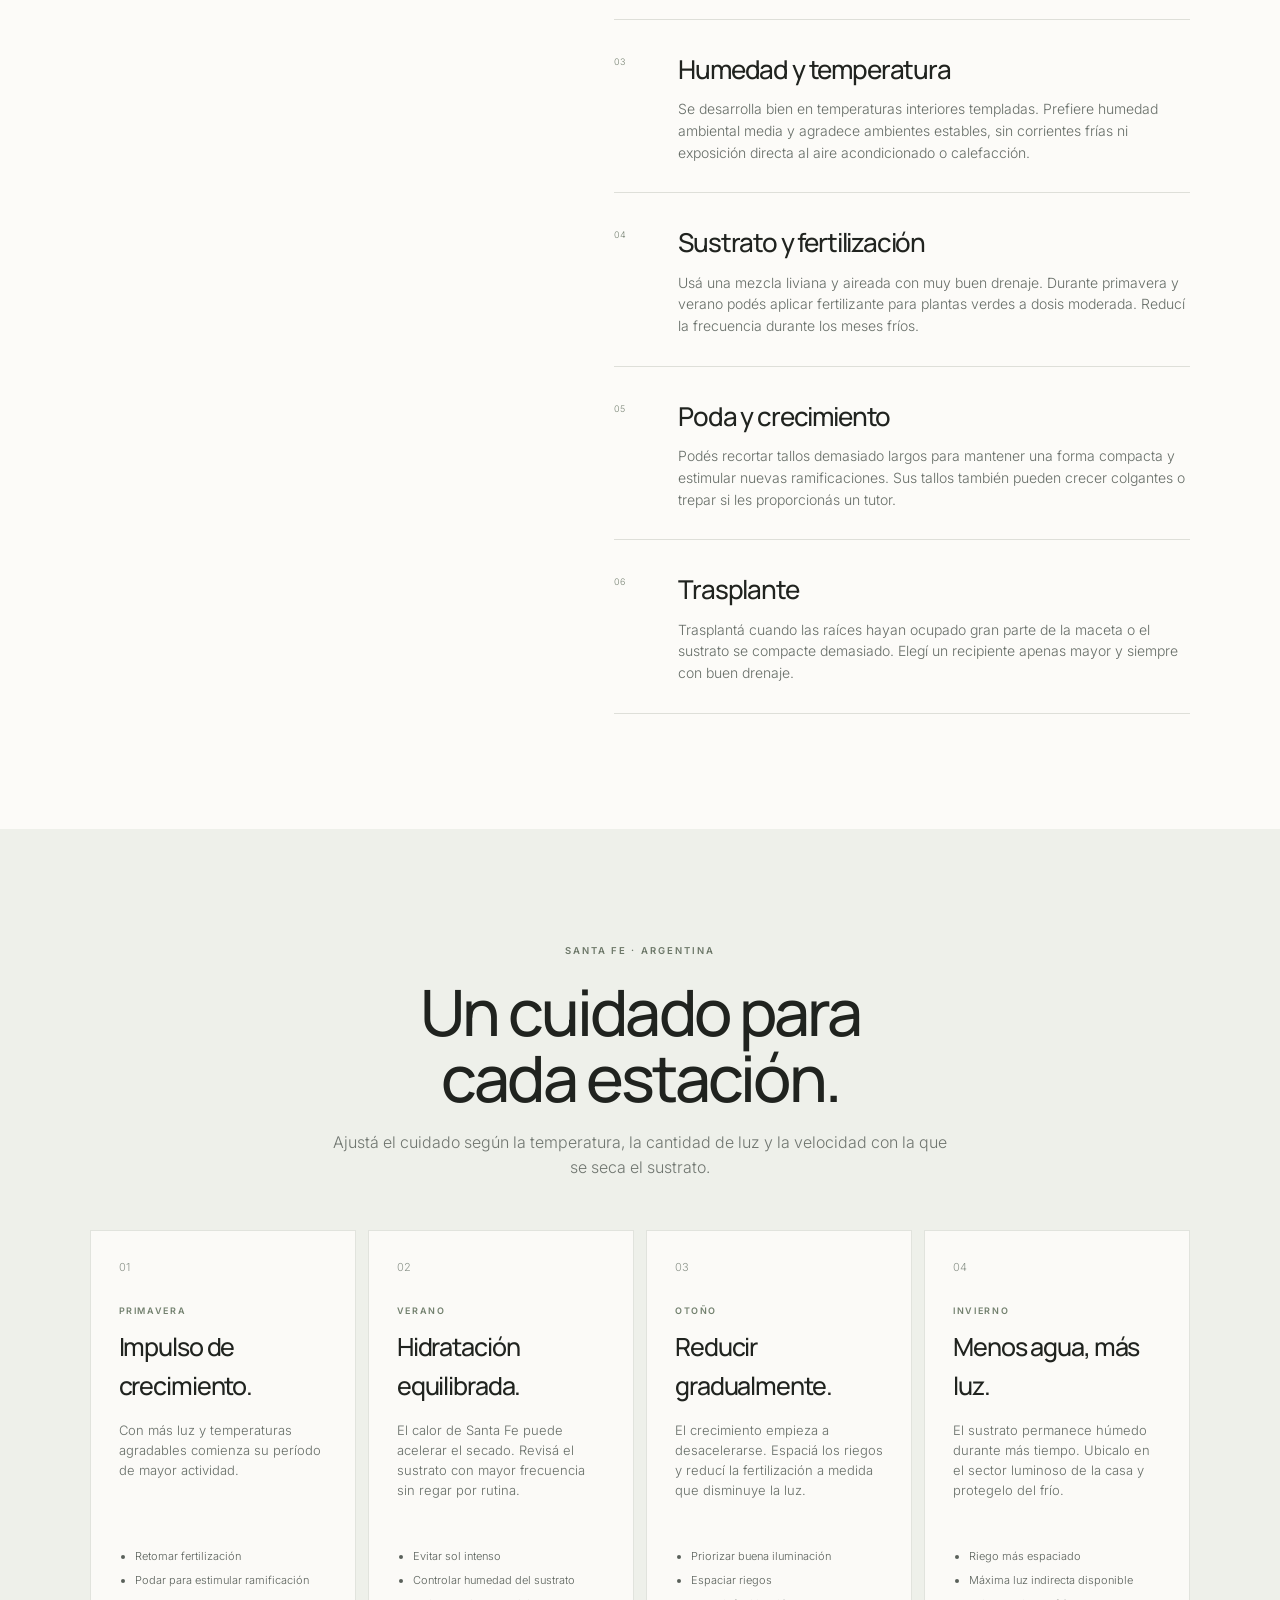
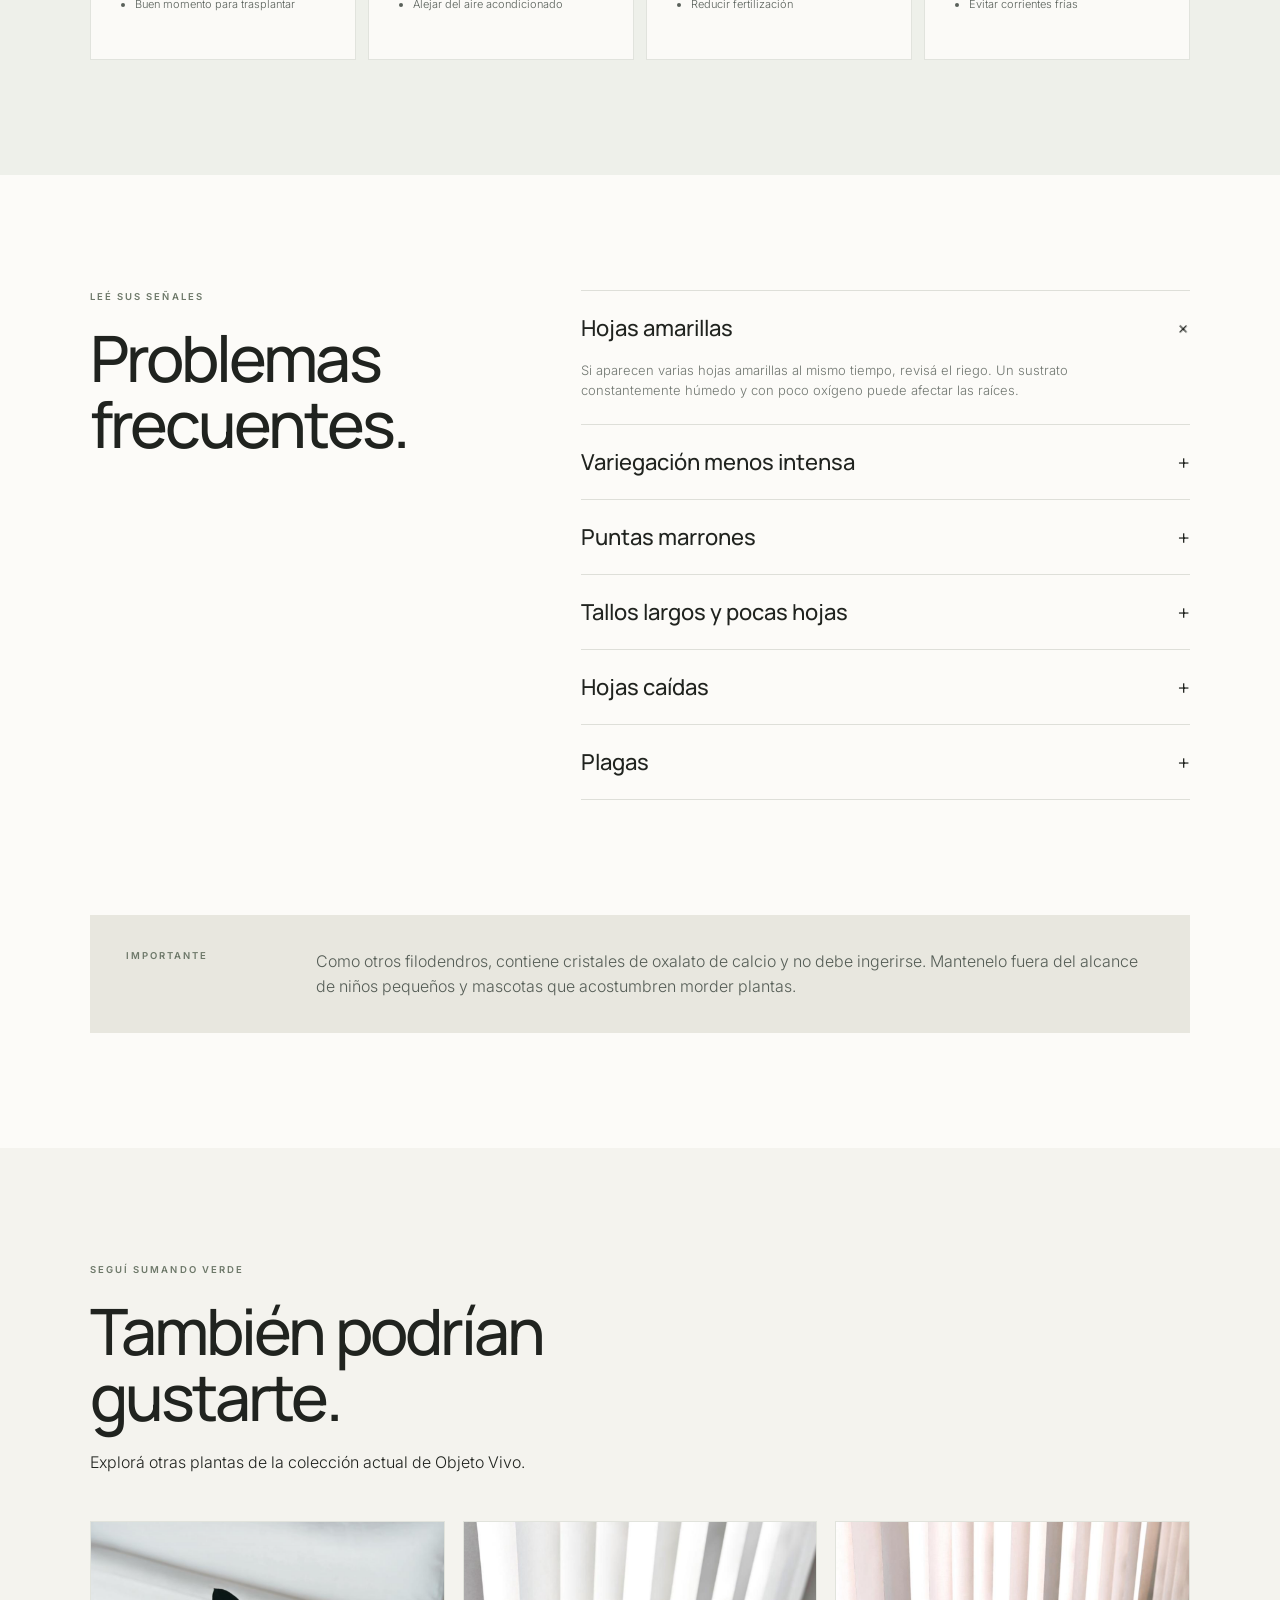
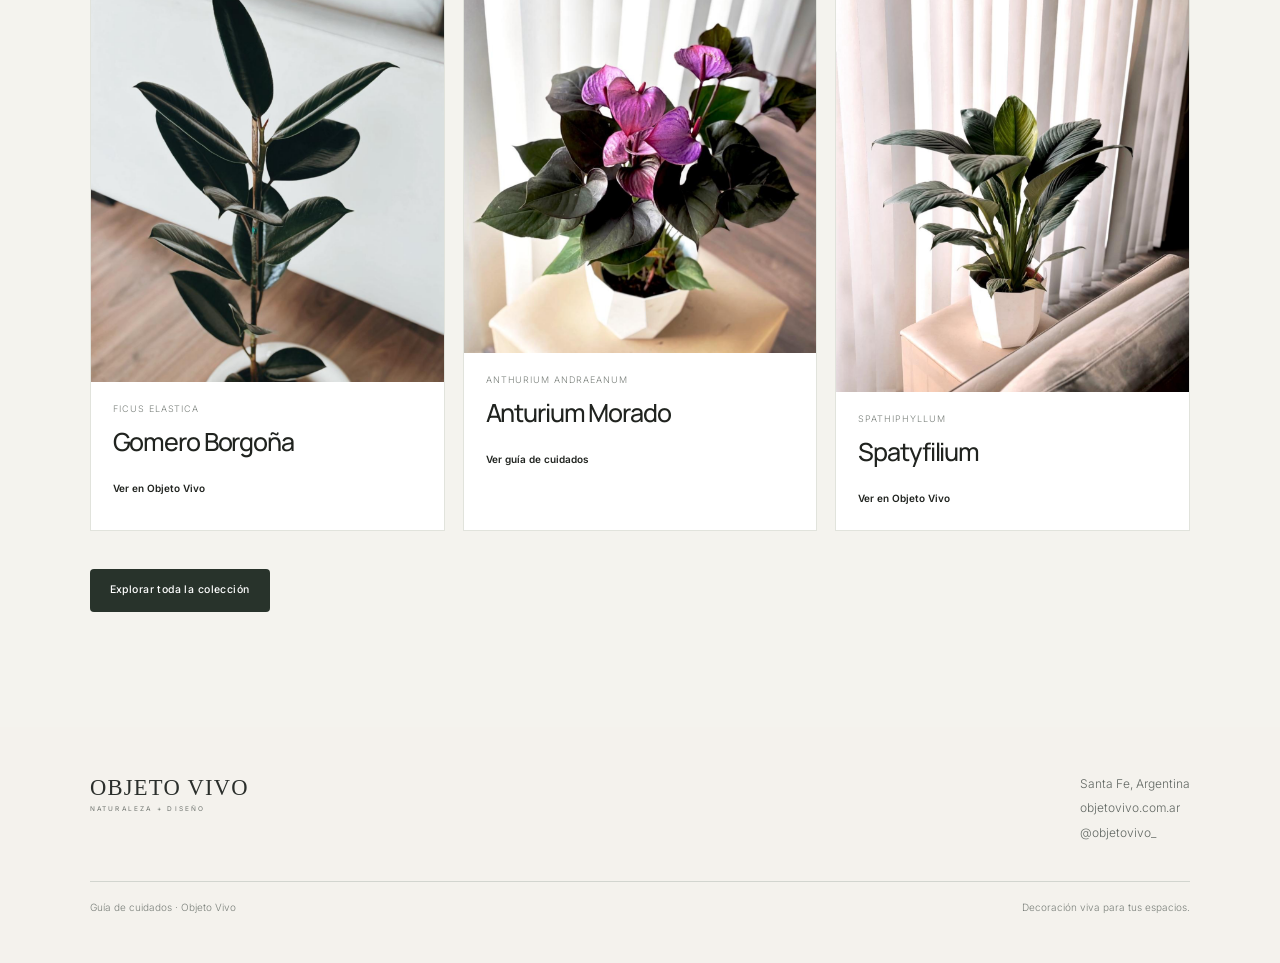
<file: filodendro-brasil.html>
<!doctype html>
<html lang="es">
<head>
  <meta charset="utf-8" />
  <meta name="viewport" content="width=device-width, initial-scale=1" />
  <meta name="theme-color" content="#f7f5f0" />
  <title>Filodendro Brasil | Guía de Cuidados · Objeto Vivo</title>
  <meta name="description" content="Guía de cuidados del Filodendro Brasil: luz, riego, humedad, trasplante, cuidados por estación y problemas frecuentes." />
  <link rel="preconnect" href="https://fonts.googleapis.com"><link rel="preconnect" href="https://fonts.gstatic.com" crossorigin>
  <link href="https://fonts.googleapis.com/css2?family=Inter:wght@300;400;500;600&family=Manrope:wght@400;500;600&display=swap" rel="stylesheet">
  <link rel="stylesheet" href="styles.css?v=clean-20260811" />
</head>
<body>
<header class="site-header ov-header"><a class="brand official-brand" href="index.html" aria-label="Objeto Vivo - Guía de cuidados"><span class="official-wordmark">OBJETO VIVO</span><span class="official-tagline">NATURALEZA + DISEÑO</span></a><nav class="header-nav" aria-label="Navegación principal"><a href="index.html#guias">Guías</a><a href="https://objetovivo.com.ar/shop/" target="_blank" rel="noopener">Productos</a><a href="https://objetovivo.com.ar/sobre-nosotros/" target="_blank" rel="noopener">Sobre nosotros</a></nav><a class="cart-link" href="https://objetovivo.com.ar/shop/" target="_blank" rel="noopener" aria-label="Ir a la tienda"><svg viewBox="0 0 28 28"><path d="M3 5h3l2.4 11.1h11.8l2.1-8.1H7.2"/><circle cx="10" cy="22" r="1.4"/><circle cx="20" cy="22" r="1.4"/></svg></a></header>
<main>
<section class="plant-hero"><div class="plant-hero-image"><img src="assets/filodendro-brasil.png" alt="Filodendro Brasil de Objeto Vivo" /></div><div class="plant-hero-copy"><a class="back-link" href="index.html#guias">← Todas las guías</a><p class="eyebrow">TU GUÍA DE CUIDADO</p><h1>Filodendro<br><em>Brasil</em></h1><p class="latin">Philodendron hederaceum ‘Brasil’</p><p class="hero-text">Una planta tropical de crecimiento ágil, reconocible por sus hojas en forma de corazón y su variegación verde lima y verde profundo. Es versátil, resistente y perfecta para sumar verde en estantes, muebles altos o macetas colgantes.</p><div class="quick-tags"><span>Interior</span><span>Fácil cuidado</span><span>Colgante</span></div><a class="button" href="https://objetovivo.com.ar/product/filodendro-brasil/" target="_blank" rel="noopener" style="margin-top:28px">Ver en la tienda</a></div></section>
<section class="quick-care"><article><span class="care-icon"><svg viewBox="0 0 32 32"><circle cx="16" cy="16" r="5"/><path d="M16 2v6M16 24v6M2 16h6M24 16h6M6.1 6.1l4.2 4.2M21.7 21.7l4.2 4.2M25.9 6.1l-4.2 4.2M10.3 21.7l-4.2 4.2"/></svg></span><h3>Luz</h3><p>Brillante e indirecta. Una buena iluminación ayuda a conservar su variegación.</p></article><article><span class="care-icon"><svg viewBox="0 0 32 32"><path d="M16 3C13 8 8 13 8 20a8 8 0 0 0 16 0c0-7-5-12-8-17Z"/></svg></span><h3>Riego</h3><p>Moderado. Dejá secar la capa superior del sustrato antes de volver a regar.</p></article><article><span class="care-icon"><svg viewBox="0 0 32 32"><path d="M6 22c5-11 13-15 21-16-1 9-5 18-17 20"/><path d="M9 24c6-7 10-10 16-14"/></svg></span><h3>Humedad</h3><p>Media. Tolera el ambiente doméstico y agradece una humedad algo mayor.</p></article><article><span class="care-icon"><svg viewBox="0 0 32 32"><path d="M7 16 16 8l9 8v10H7Z"/><path d="M12 26v-7h8v7"/></svg></span><h3>Ubicación</h3><p>Interior luminoso. Ideal para dejar caer sus tallos o guiarlos sobre un soporte.</p></article></section>
<section class="content-section two-col"><div class="section-heading sticky-heading"><p class="eyebrow">LO ESENCIAL</p><h2>Cómo cuidar<br>tu Filodendro.</h2></div><div class="care-list">
<article class="care-block"><span class="number">01</span><div><h3>Luz</h3><p>Elegí un lugar con abundante luz natural indirecta. Puede adaptarse a espacios algo menos luminosos, pero la franja amarilla o verde lima de sus hojas puede perder intensidad. Evitá el sol directo fuerte.</p></div></article>
<article class="care-block"><span class="number">02</span><div><h3>Riego</h3><p>Comprobá el sustrato antes de regar. Cuando los primeros centímetros estén secos, regá profundamente hasta que el exceso salga por el drenaje. Evitá mantener las raíces permanentemente húmedas.</p></div></article>
<article class="care-block"><span class="number">03</span><div><h3>Humedad y temperatura</h3><p>Se desarrolla bien en temperaturas interiores templadas. Prefiere humedad ambiental media y agradece ambientes estables, sin corrientes frías ni exposición directa al aire acondicionado o calefacción.</p></div></article>
<article class="care-block"><span class="number">04</span><div><h3>Sustrato y fertilización</h3><p>Usá una mezcla liviana y aireada con muy buen drenaje. Durante primavera y verano podés aplicar fertilizante para plantas verdes a dosis moderada. Reducí la frecuencia durante los meses fríos.</p></div></article>
<article class="care-block"><span class="number">05</span><div><h3>Poda y crecimiento</h3><p>Podés recortar tallos demasiado largos para mantener una forma compacta y estimular nuevas ramificaciones. Sus tallos también pueden crecer colgantes o trepar si les proporcionás un tutor.</p></div></article>
<article class="care-block"><span class="number">06</span><div><h3>Trasplante</h3><p>Trasplantá cuando las raíces hayan ocupado gran parte de la maceta o el sustrato se compacte demasiado. Elegí un recipiente apenas mayor y siempre con buen drenaje.</p></div></article>
</div></section>
<section class="season-section"><div class="section-heading centered"><p class="eyebrow">SANTA FE · ARGENTINA</p><h2>Un cuidado para<br>cada estación.</h2><p>Ajustá el cuidado según la temperatura, la cantidad de luz y la velocidad con la que se seca el sustrato.</p></div><div class="season-grid">
<article class="season-card"><span class="season-mark">01</span><p class="season-name">PRIMAVERA</p><h3>Impulso de crecimiento.</h3><p>Con más luz y temperaturas agradables comienza su período de mayor actividad.</p><ul><li>Retomar fertilización</li><li>Podar para estimular ramificación</li><li>Buen momento para trasplantar</li></ul></article>
<article class="season-card"><span class="season-mark">02</span><p class="season-name">VERANO</p><h3>Hidratación equilibrada.</h3><p>El calor de Santa Fe puede acelerar el secado. Revisá el sustrato con mayor frecuencia sin regar por rutina.</p><ul><li>Evitar sol intenso</li><li>Controlar humedad del sustrato</li><li>Alejar del aire acondicionado</li></ul></article>
<article class="season-card"><span class="season-mark">03</span><p class="season-name">OTOÑO</p><h3>Reducir gradualmente.</h3><p>El crecimiento empieza a desacelerarse. Espaciá los riegos y reducí la fertilización a medida que disminuye la luz.</p><ul><li>Priorizar buena iluminación</li><li>Espaciar riegos</li><li>Reducir fertilización</li></ul></article>
<article class="season-card"><span class="season-mark">04</span><p class="season-name">INVIERNO</p><h3>Menos agua, más luz.</h3><p>El sustrato permanece húmedo durante más tiempo. Ubicalo en el sector luminoso de la casa y protegelo del frío.</p><ul><li>Riego más espaciado</li><li>Máxima luz indirecta disponible</li><li>Evitar corrientes frías</li></ul></article>
</div></section>
<section class="content-section problems-section"><div class="section-heading"><p class="eyebrow">LEÉ SUS SEÑALES</p><h2>Problemas<br>frecuentes.</h2></div><div class="problem-list">
<details open><summary><span>Hojas amarillas</span><b>+</b></summary><p>Si aparecen varias hojas amarillas al mismo tiempo, revisá el riego. Un sustrato constantemente húmedo y con poco oxígeno puede afectar las raíces.</p></details>
<details><summary><span>Variegación menos intensa</span><b>+</b></summary><p>Generalmente indica que recibe poca luz. Acercalo gradualmente a una fuente de luz natural indirecta para favorecer colores más definidos.</p></details>
<details><summary><span>Puntas marrones</span><b>+</b></summary><p>Pueden aparecer por aire muy seco, riego irregular o acumulación de sales. Revisá primero la regularidad del cuidado y las condiciones ambientales.</p></details>
<details><summary><span>Tallos largos y pocas hojas</span><b>+</b></summary><p>Suele ocurrir cuando busca más luz. Mejorá la iluminación indirecta y podá los tallos demasiado largos si querés estimular un crecimiento más compacto.</p></details>
<details><summary><span>Hojas caídas</span><b>+</b></summary><p>Puede necesitar agua, pero también puede estar sufriendo exceso de humedad. Tocá el sustrato antes de decidir si regar.</p></details>
<details><summary><span>Plagas</span><b>+</b></summary><p>Inspeccioná hojas y tallos periódicamente. Cochinillas, ácaros y trips pueden aparecer especialmente en ambientes secos o plantas debilitadas.</p></details>
</div></section>
<section class="note-section"><p class="eyebrow">IMPORTANTE</p><p>Como otros filodendros, contiene cristales de oxalato de calcio y no debe ingerirse. Mantenelo fuera del alcance de niños pequeños y mascotas que acostumbren morder plantas.</p></section>
<section class="related-section"><div class="section-heading"><p class="eyebrow">SEGUÍ SUMANDO VERDE</p><h2>También podrían<br>gustarte.</h2><p>Explorá otras plantas de la colección actual de Objeto Vivo.</p></div><div class="related-grid">
<a href="https://objetovivo.com.ar/product/gomero-borgona-en-uovo-s/" target="_blank" rel="noopener" class="related-card"><img src="assets/gomero-borgona.png" alt="Gomero Borgoña"><p>Ficus elastica</p><h3>Gomero Borgoña</h3><span>Ver en Objeto Vivo</span></a>
<a href="anturium-morado.html" class="related-card"><img src="assets/anturium-morado.png" alt="Anturium Morado"><p>Anthurium andraeanum</p><h3>Anturium Morado</h3><span>Ver guía de cuidados</span></a>
<a href="https://objetovivo.com.ar/product/spatyfilium-l-en-diamantada/" target="_blank" rel="noopener" class="related-card"><img src="assets/spatyfilium.png" alt="Spatyfilium"><p>Spathiphyllum</p><h3>Spatyfilium</h3><span>Ver en Objeto Vivo</span></a>
</div><a class="button centered-button" href="https://objetovivo.com.ar/shop/" target="_blank" rel="noopener">Explorar toda la colección</a></section>
</main>
<footer class="ov-footer"><div class="footer-main"><div class="brand footer-brand official-brand"><span class="official-wordmark">OBJETO VIVO</span><span class="official-tagline">NATURALEZA + DISEÑO</span></div><div class="footer-contact"><p>Santa Fe, Argentina</p><a href="https://objetovivo.com.ar/" target="_blank" rel="noopener">objetovivo.com.ar</a><a href="https://www.instagram.com/objetovivo_/" target="_blank" rel="noopener">@objetovivo_</a></div></div><div class="footer-bottom"><span>Guía de cuidados · Objeto Vivo</span><span>Decoración viva para tus espacios.</span></div></footer>
<!-- Cloudflare Web Analytics --><script type='module' src='https://static.cloudflareinsights.com/beacon.min.js' data-cf-beacon='{"token": "d237b475c9e8493392c6d5d0401ebea4"}'></script><!-- End Cloudflare Web Analytics -->
</body></html>
</file>
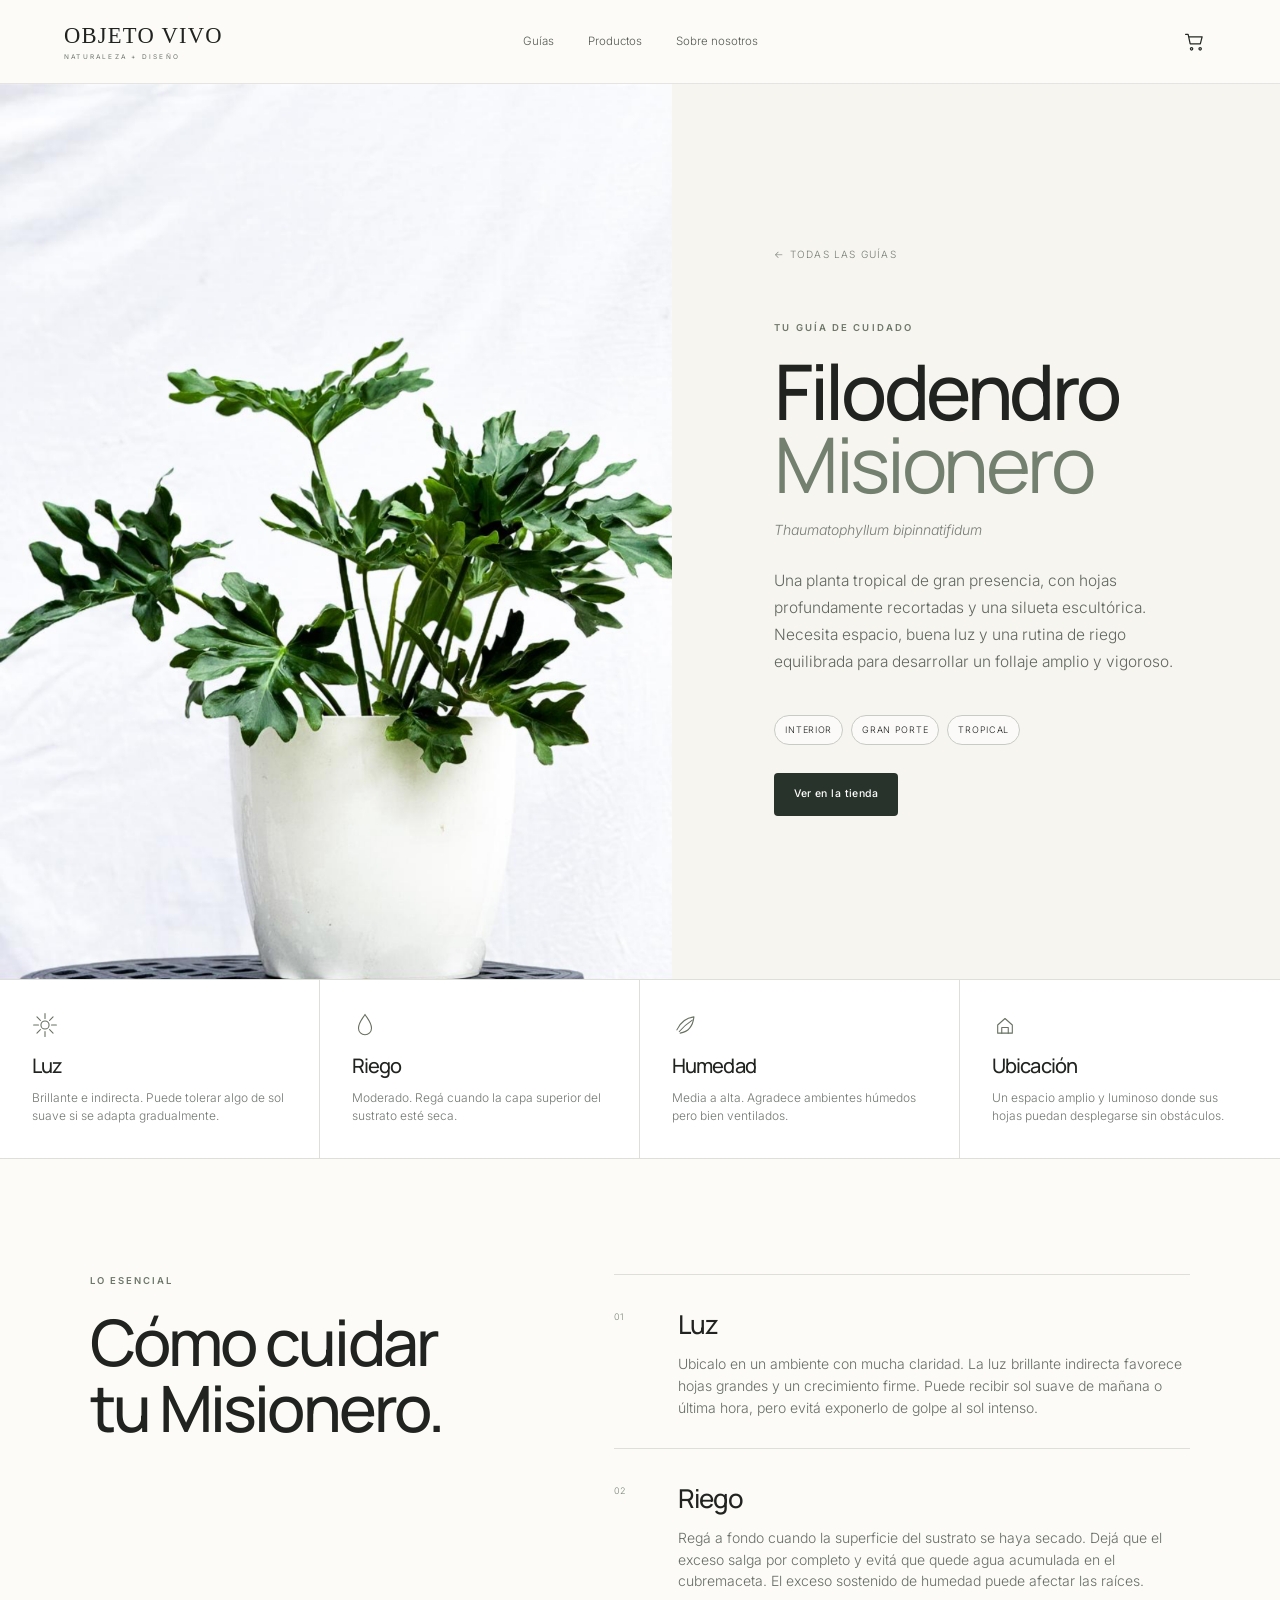
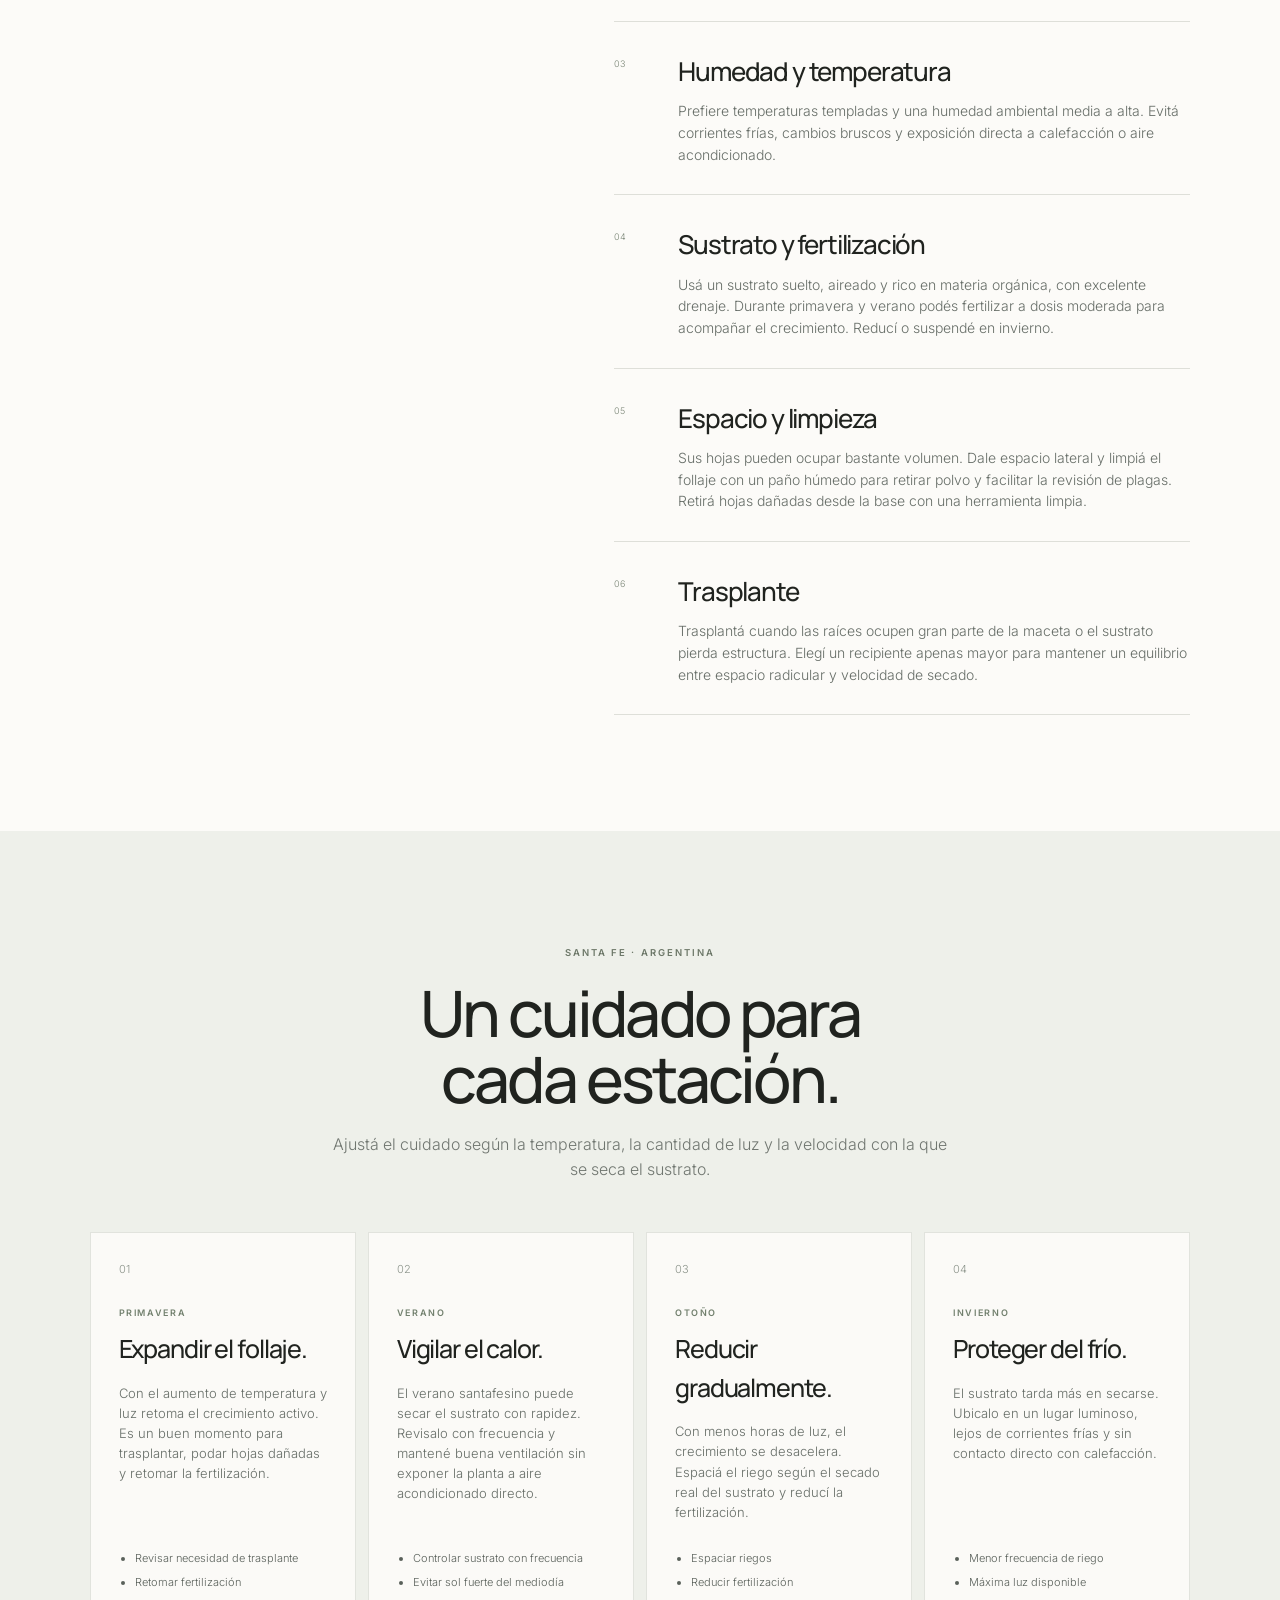
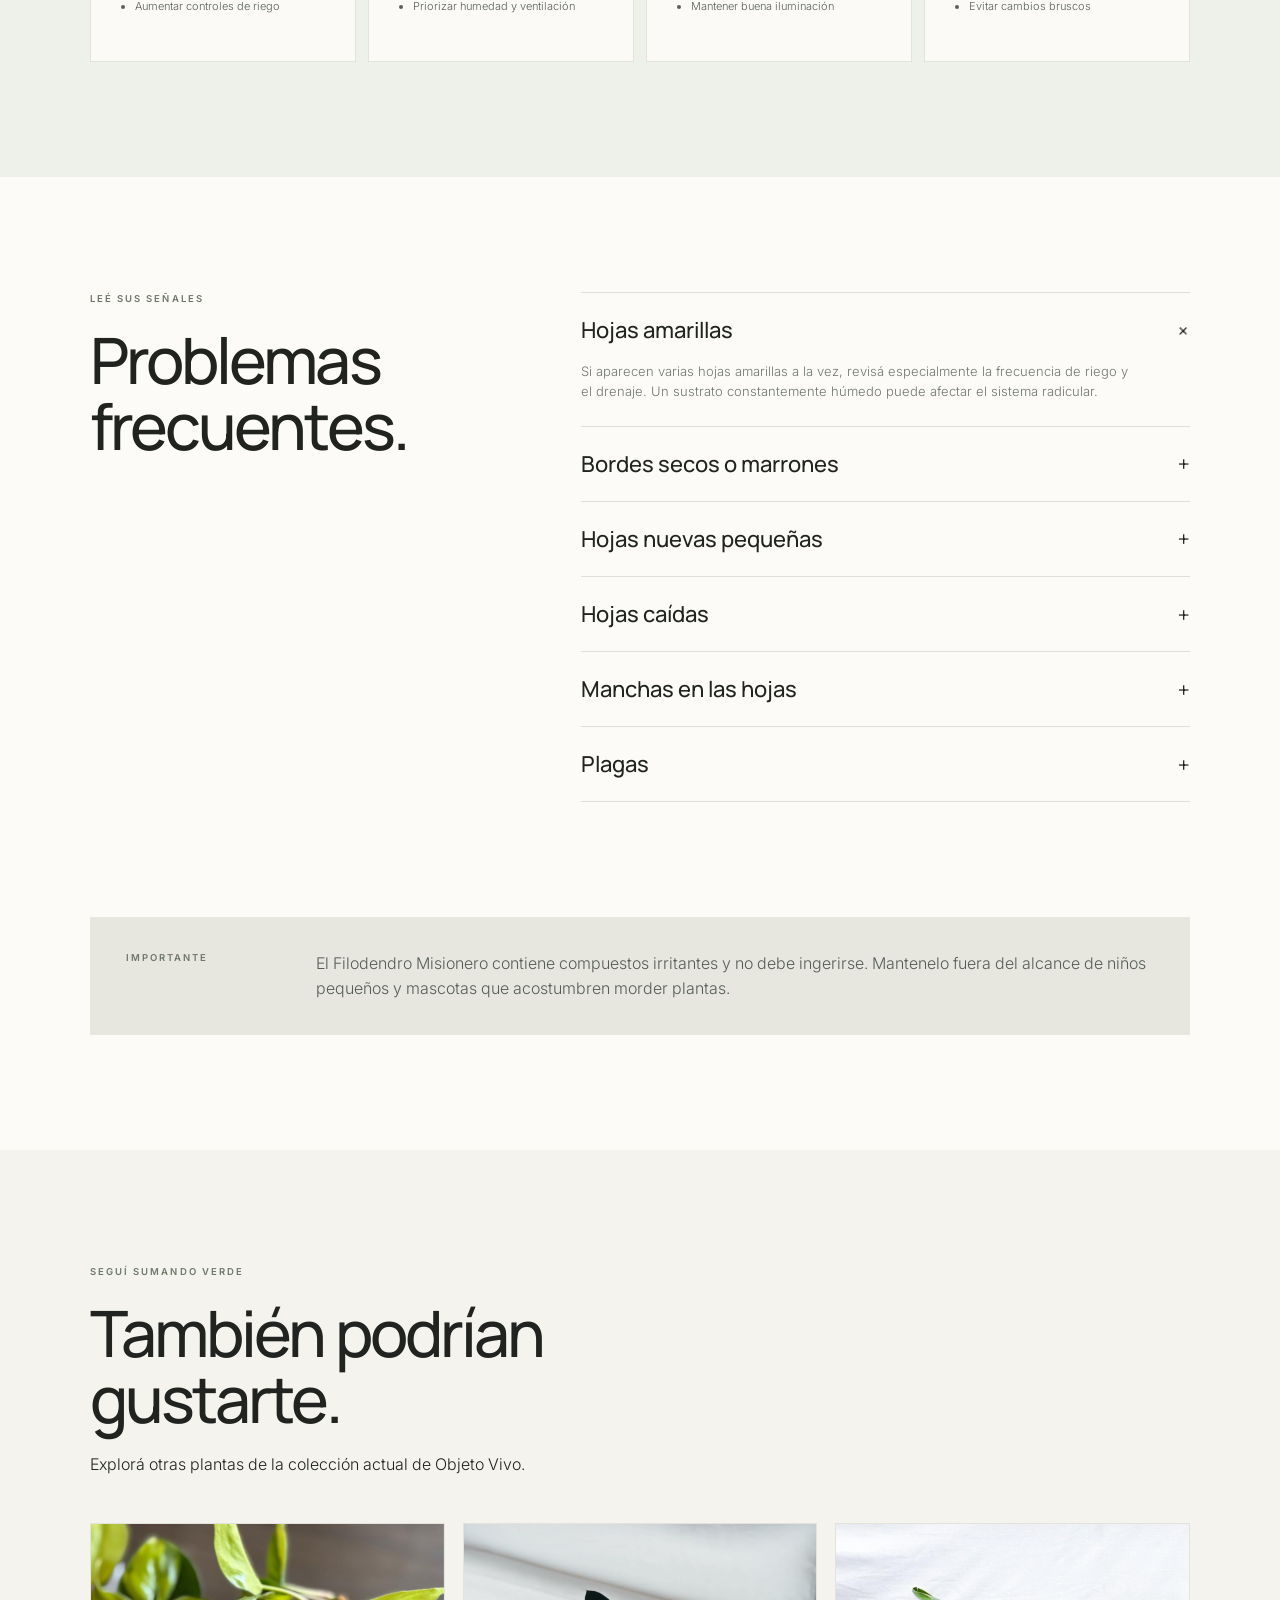
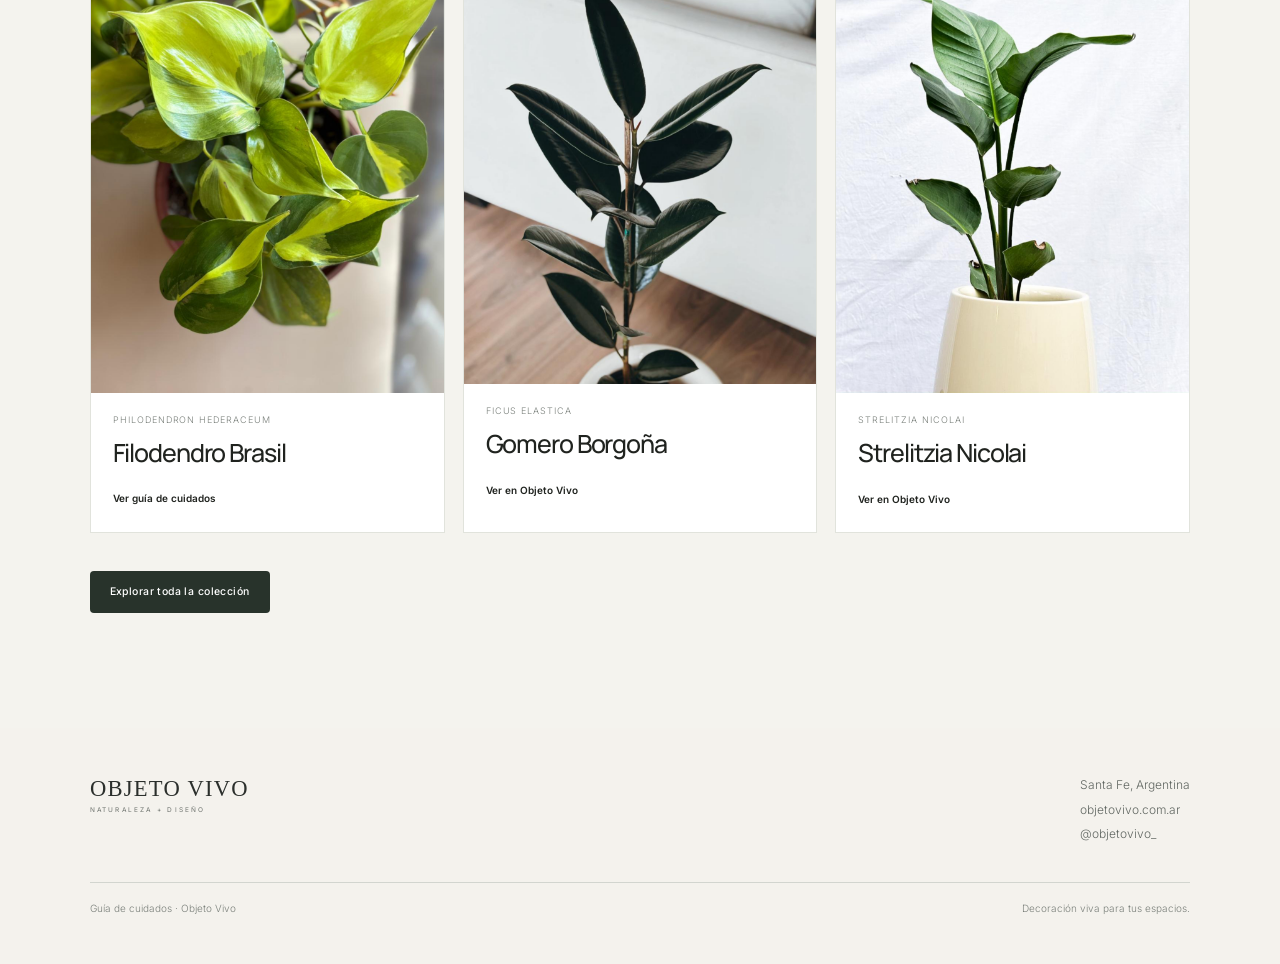
<file: filodendro-misionero.html>
<!doctype html>
<html lang="es">
<head>
  <meta charset="utf-8" />
  <meta name="viewport" content="width=device-width, initial-scale=1" />
  <meta name="theme-color" content="#f7f5f0" />
  <title>Filodendro Misionero | Guía de Cuidados · Objeto Vivo</title>
  <meta name="description" content="Guía de cuidados del Filodendro Misionero: luz, riego, humedad, sustrato, cuidados por estación y problemas frecuentes." />
  <link rel="preconnect" href="https://fonts.googleapis.com"><link rel="preconnect" href="https://fonts.gstatic.com" crossorigin>
  <link href="https://fonts.googleapis.com/css2?family=Inter:wght@300;400;500;600&family=Manrope:wght@400;500;600&display=swap" rel="stylesheet">
  <link rel="stylesheet" href="styles.css?v=clean-20260811" />
</head>
<body>
<header class="site-header ov-header"><a class="brand official-brand" href="index.html" aria-label="Objeto Vivo - Guía de cuidados"><span class="official-wordmark">OBJETO VIVO</span><span class="official-tagline">NATURALEZA + DISEÑO</span></a><nav class="header-nav" aria-label="Navegación principal"><a href="index.html#guias">Guías</a><a href="https://objetovivo.com.ar/shop/" target="_blank" rel="noopener">Productos</a><a href="https://objetovivo.com.ar/sobre-nosotros/" target="_blank" rel="noopener">Sobre nosotros</a></nav><a class="cart-link" href="https://objetovivo.com.ar/shop/" target="_blank" rel="noopener" aria-label="Ir a la tienda"><svg viewBox="0 0 28 28"><path d="M3 5h3l2.4 11.1h11.8l2.1-8.1H7.2"/><circle cx="10" cy="22" r="1.4"/><circle cx="20" cy="22" r="1.4"/></svg></a></header>
<main>
<section class="plant-hero"><div class="plant-hero-image"><img src="assets/filodendro-misionero.png" alt="Filodendro Misionero de Objeto Vivo" /></div><div class="plant-hero-copy"><a class="back-link" href="index.html#guias">← Todas las guías</a><p class="eyebrow">TU GUÍA DE CUIDADO</p><h1>Filodendro<br><em>Misionero</em></h1><p class="latin">Thaumatophyllum bipinnatifidum</p><p class="hero-text">Una planta tropical de gran presencia, con hojas profundamente recortadas y una silueta escultórica. Necesita espacio, buena luz y una rutina de riego equilibrada para desarrollar un follaje amplio y vigoroso.</p><div class="quick-tags"><span>Interior</span><span>Gran porte</span><span>Tropical</span></div><a class="button" href="https://objetovivo.com.ar/product/filodendro-misionero/" target="_blank" rel="noopener" style="margin-top:28px">Ver en la tienda</a></div></section>
<section class="quick-care"><article><span class="care-icon"><svg viewBox="0 0 32 32"><circle cx="16" cy="16" r="5"/><path d="M16 2v6M16 24v6M2 16h6M24 16h6M6.1 6.1l4.2 4.2M21.7 21.7l4.2 4.2M25.9 6.1l-4.2 4.2M10.3 21.7l-4.2 4.2"/></svg></span><h3>Luz</h3><p>Brillante e indirecta. Puede tolerar algo de sol suave si se adapta gradualmente.</p></article><article><span class="care-icon"><svg viewBox="0 0 32 32"><path d="M16 3C13 8 8 13 8 20a8 8 0 0 0 16 0c0-7-5-12-8-17Z"/></svg></span><h3>Riego</h3><p>Moderado. Regá cuando la capa superior del sustrato esté seca.</p></article><article><span class="care-icon"><svg viewBox="0 0 32 32"><path d="M6 22c5-11 13-15 21-16-1 9-5 18-17 20"/><path d="M9 24c6-7 10-10 16-14"/></svg></span><h3>Humedad</h3><p>Media a alta. Agradece ambientes húmedos pero bien ventilados.</p></article><article><span class="care-icon"><svg viewBox="0 0 32 32"><path d="M7 16 16 8l9 8v10H7Z"/><path d="M12 26v-7h8v7"/></svg></span><h3>Ubicación</h3><p>Un espacio amplio y luminoso donde sus hojas puedan desplegarse sin obstáculos.</p></article></section>
<section class="content-section two-col"><div class="section-heading sticky-heading"><p class="eyebrow">LO ESENCIAL</p><h2>Cómo cuidar<br>tu Misionero.</h2></div><div class="care-list">
<article class="care-block"><span class="number">01</span><div><h3>Luz</h3><p>Ubicalo en un ambiente con mucha claridad. La luz brillante indirecta favorece hojas grandes y un crecimiento firme. Puede recibir sol suave de mañana o última hora, pero evitá exponerlo de golpe al sol intenso.</p></div></article>
<article class="care-block"><span class="number">02</span><div><h3>Riego</h3><p>Regá a fondo cuando la superficie del sustrato se haya secado. Dejá que el exceso salga por completo y evitá que quede agua acumulada en el cubremaceta. El exceso sostenido de humedad puede afectar las raíces.</p></div></article>
<article class="care-block"><span class="number">03</span><div><h3>Humedad y temperatura</h3><p>Prefiere temperaturas templadas y una humedad ambiental media a alta. Evitá corrientes frías, cambios bruscos y exposición directa a calefacción o aire acondicionado.</p></div></article>
<article class="care-block"><span class="number">04</span><div><h3>Sustrato y fertilización</h3><p>Usá un sustrato suelto, aireado y rico en materia orgánica, con excelente drenaje. Durante primavera y verano podés fertilizar a dosis moderada para acompañar el crecimiento. Reducí o suspendé en invierno.</p></div></article>
<article class="care-block"><span class="number">05</span><div><h3>Espacio y limpieza</h3><p>Sus hojas pueden ocupar bastante volumen. Dale espacio lateral y limpiá el follaje con un paño húmedo para retirar polvo y facilitar la revisión de plagas. Retirá hojas dañadas desde la base con una herramienta limpia.</p></div></article>
<article class="care-block"><span class="number">06</span><div><h3>Trasplante</h3><p>Trasplantá cuando las raíces ocupen gran parte de la maceta o el sustrato pierda estructura. Elegí un recipiente apenas mayor para mantener un equilibrio entre espacio radicular y velocidad de secado.</p></div></article>
</div></section>
<section class="season-section"><div class="section-heading centered"><p class="eyebrow">SANTA FE · ARGENTINA</p><h2>Un cuidado para<br>cada estación.</h2><p>Ajustá el cuidado según la temperatura, la cantidad de luz y la velocidad con la que se seca el sustrato.</p></div><div class="season-grid">
<article class="season-card"><span class="season-mark">01</span><p class="season-name">PRIMAVERA</p><h3>Expandir el follaje.</h3><p>Con el aumento de temperatura y luz retoma el crecimiento activo. Es un buen momento para trasplantar, podar hojas dañadas y retomar la fertilización.</p><ul><li>Revisar necesidad de trasplante</li><li>Retomar fertilización</li><li>Aumentar controles de riego</li></ul></article>
<article class="season-card"><span class="season-mark">02</span><p class="season-name">VERANO</p><h3>Vigilar el calor.</h3><p>El verano santafesino puede secar el sustrato con rapidez. Revisalo con frecuencia y mantené buena ventilación sin exponer la planta a aire acondicionado directo.</p><ul><li>Controlar sustrato con frecuencia</li><li>Evitar sol fuerte del mediodía</li><li>Priorizar humedad y ventilación</li></ul></article>
<article class="season-card"><span class="season-mark">03</span><p class="season-name">OTOÑO</p><h3>Reducir gradualmente.</h3><p>Con menos horas de luz, el crecimiento se desacelera. Espaciá el riego según el secado real del sustrato y reducí la fertilización.</p><ul><li>Espaciar riegos</li><li>Reducir fertilización</li><li>Mantener buena iluminación</li></ul></article>
<article class="season-card"><span class="season-mark">04</span><p class="season-name">INVIERNO</p><h3>Proteger del frío.</h3><p>El sustrato tarda más en secarse. Ubicalo en un lugar luminoso, lejos de corrientes frías y sin contacto directo con calefacción.</p><ul><li>Menor frecuencia de riego</li><li>Máxima luz disponible</li><li>Evitar cambios bruscos</li></ul></article>
</div></section>
<section class="content-section problems-section"><div class="section-heading"><p class="eyebrow">LEÉ SUS SEÑALES</p><h2>Problemas<br>frecuentes.</h2></div><div class="problem-list">
<details open><summary><span>Hojas amarillas</span><b>+</b></summary><p>Si aparecen varias hojas amarillas a la vez, revisá especialmente la frecuencia de riego y el drenaje. Un sustrato constantemente húmedo puede afectar el sistema radicular.</p></details>
<details><summary><span>Bordes secos o marrones</span><b>+</b></summary><p>Pueden deberse a baja humedad ambiental, riego irregular, acumulación de sales o exposición a aire muy seco. Buscá estabilidad antes de aumentar el riego.</p></details>
<details><summary><span>Hojas nuevas pequeñas</span><b>+</b></summary><p>Puede necesitar más luz, nutrientes o espacio radicular. Revisá especialmente la iluminación y el estado general del sustrato.</p></details>
<details><summary><span>Hojas caídas</span><b>+</b></summary><p>Puede reaccionar así ante falta de agua, exceso de humedad, frío o estrés ambiental. Revisá el sustrato y las condiciones del lugar antes de intervenir.</p></details>
<details><summary><span>Manchas en las hojas</span><b>+</b></summary><p>El sol directo intenso puede producir quemaduras, mientras que el exceso de humedad puede favorecer manchas oscuras. Observá ubicación, riego y ventilación.</p></details>
<details><summary><span>Plagas</span><b>+</b></summary><p>Revisá especialmente hojas nuevas y el envés del follaje. Trips, ácaros y cochinillas pueden aparecer en interiores, sobre todo si la planta está estresada.</p></details>
</div></section>
<section class="note-section"><p class="eyebrow">IMPORTANTE</p><p>El Filodendro Misionero contiene compuestos irritantes y no debe ingerirse. Mantenelo fuera del alcance de niños pequeños y mascotas que acostumbren morder plantas.</p></section>
<section class="related-section"><div class="section-heading"><p class="eyebrow">SEGUÍ SUMANDO VERDE</p><h2>También podrían<br>gustarte.</h2><p>Explorá otras plantas de la colección actual de Objeto Vivo.</p></div><div class="related-grid">
<a href="filodendro-brasil.html" class="related-card"><img src="assets/filodendro-brasil.png" alt="Filodendro Brasil"><p>Philodendron hederaceum</p><h3>Filodendro Brasil</h3><span>Ver guía de cuidados</span></a>
<a href="https://objetovivo.com.ar/product/gomero-borgona-en-uovo-s/" target="_blank" rel="noopener" class="related-card"><img src="assets/gomero-borgona.png" alt="Gomero Borgoña"><p>Ficus elastica</p><h3>Gomero Borgoña</h3><span>Ver en Objeto Vivo</span></a>
<a href="https://objetovivo.com.ar/product/strelitzia-nicolai-en-uovo-s/" target="_blank" rel="noopener" class="related-card"><img src="assets/strelitzia-nicolai.png" alt="Strelitzia Nicolai"><p>Strelitzia nicolai</p><h3>Strelitzia Nicolai</h3><span>Ver en Objeto Vivo</span></a>
</div><a class="button centered-button" href="https://objetovivo.com.ar/shop/" target="_blank" rel="noopener">Explorar toda la colección</a></section>
</main>
<footer class="ov-footer"><div class="footer-main"><div class="brand footer-brand official-brand"><span class="official-wordmark">OBJETO VIVO</span><span class="official-tagline">NATURALEZA + DISEÑO</span></div><div class="footer-contact"><p>Santa Fe, Argentina</p><a href="https://objetovivo.com.ar/" target="_blank" rel="noopener">objetovivo.com.ar</a><a href="https://www.instagram.com/objetovivo_/" target="_blank" rel="noopener">@objetovivo_</a></div></div><div class="footer-bottom"><span>Guía de cuidados · Objeto Vivo</span><span>Decoración viva para tus espacios.</span></div></footer>
<!-- Cloudflare Web Analytics --><script type='module' src='https://static.cloudflareinsights.com/beacon.min.js' data-cf-beacon='{"token": "d237b475c9e8493392c6d5d0401ebea4"}'></script><!-- End Cloudflare Web Analytics -->
</body></html>
</file>
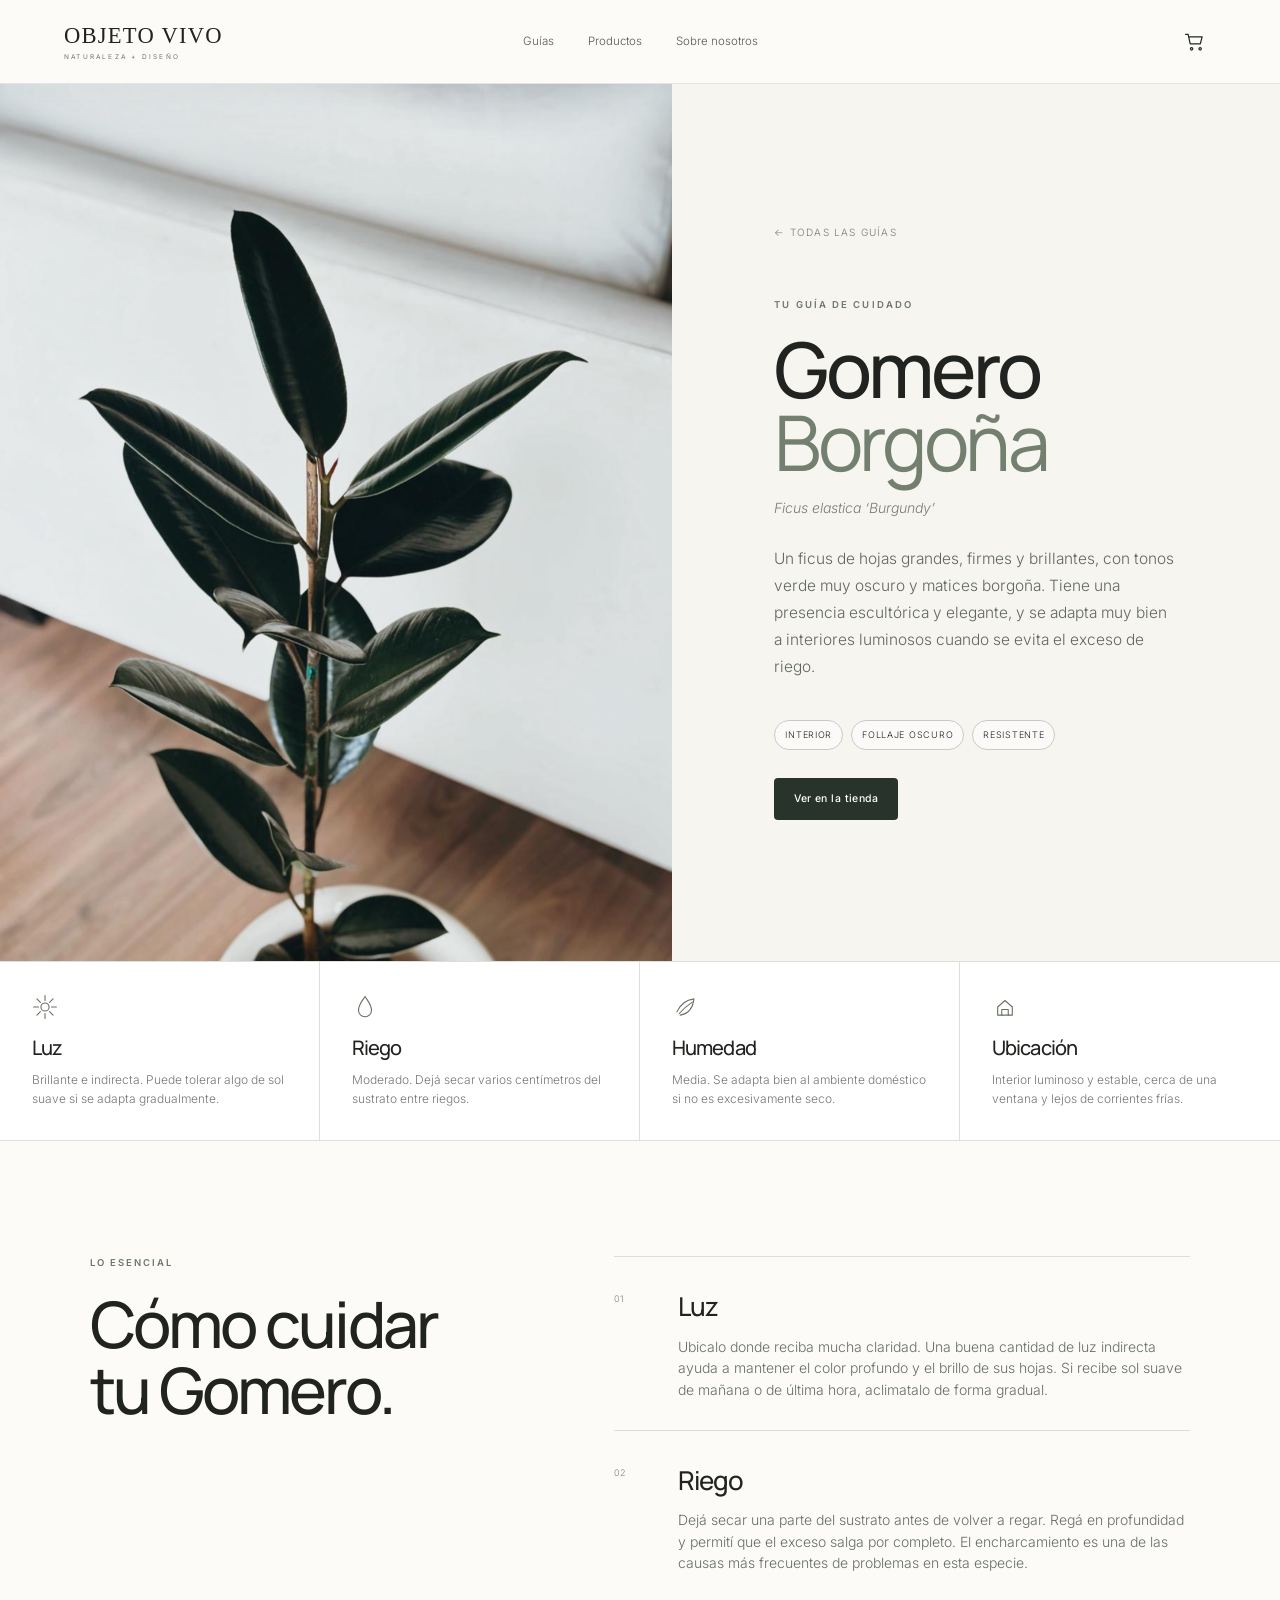
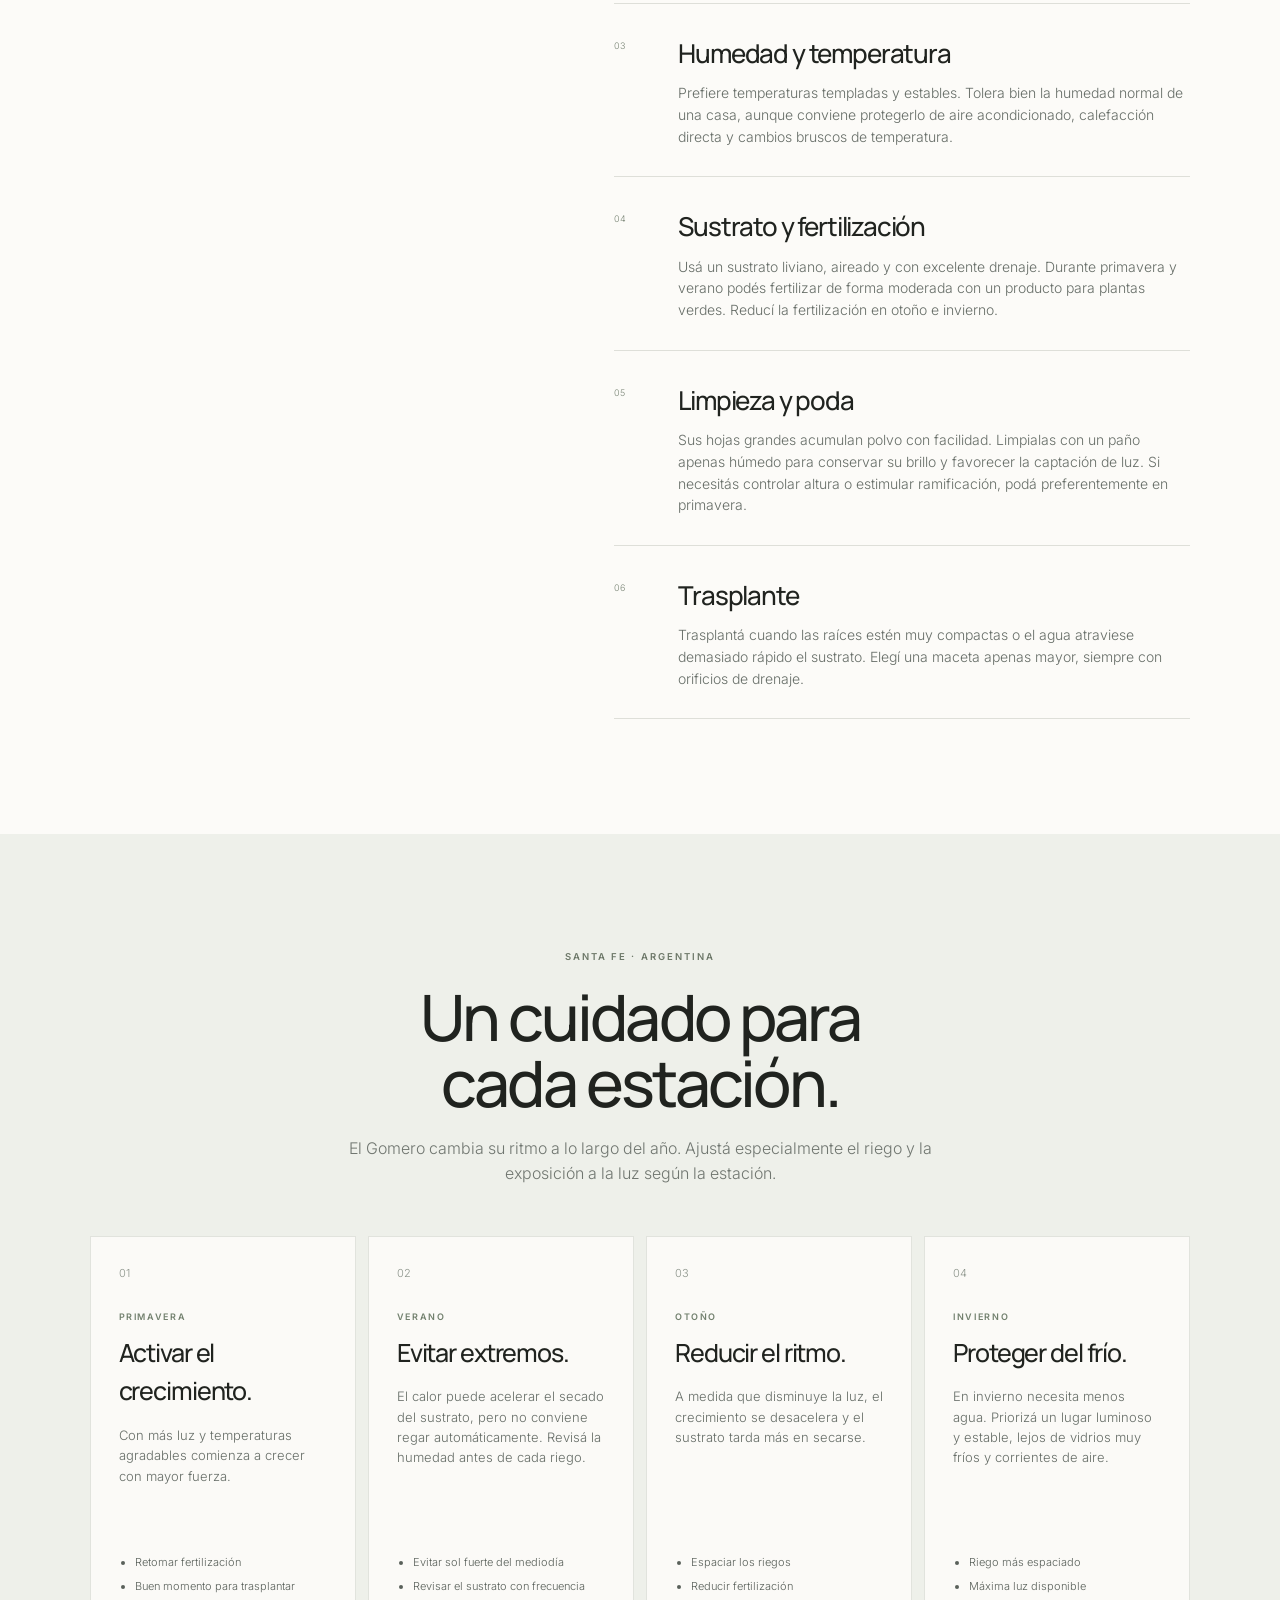
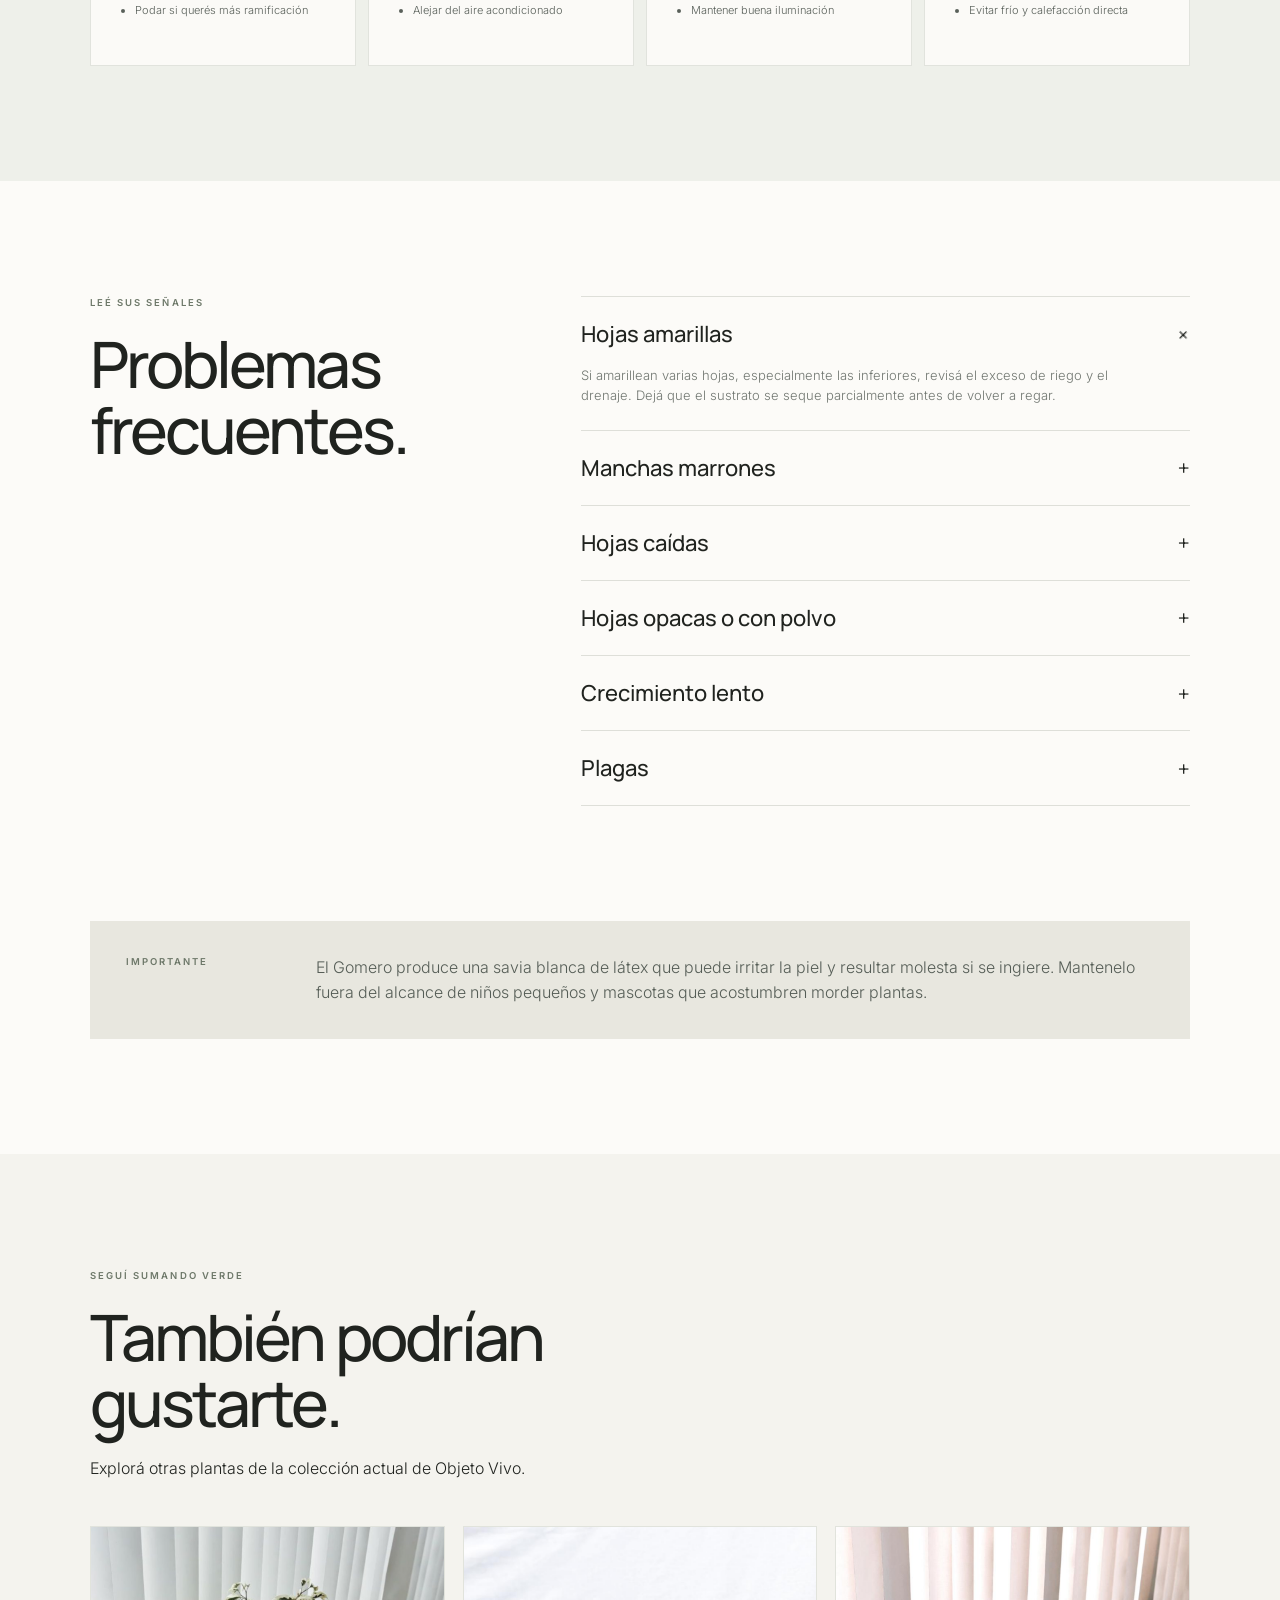
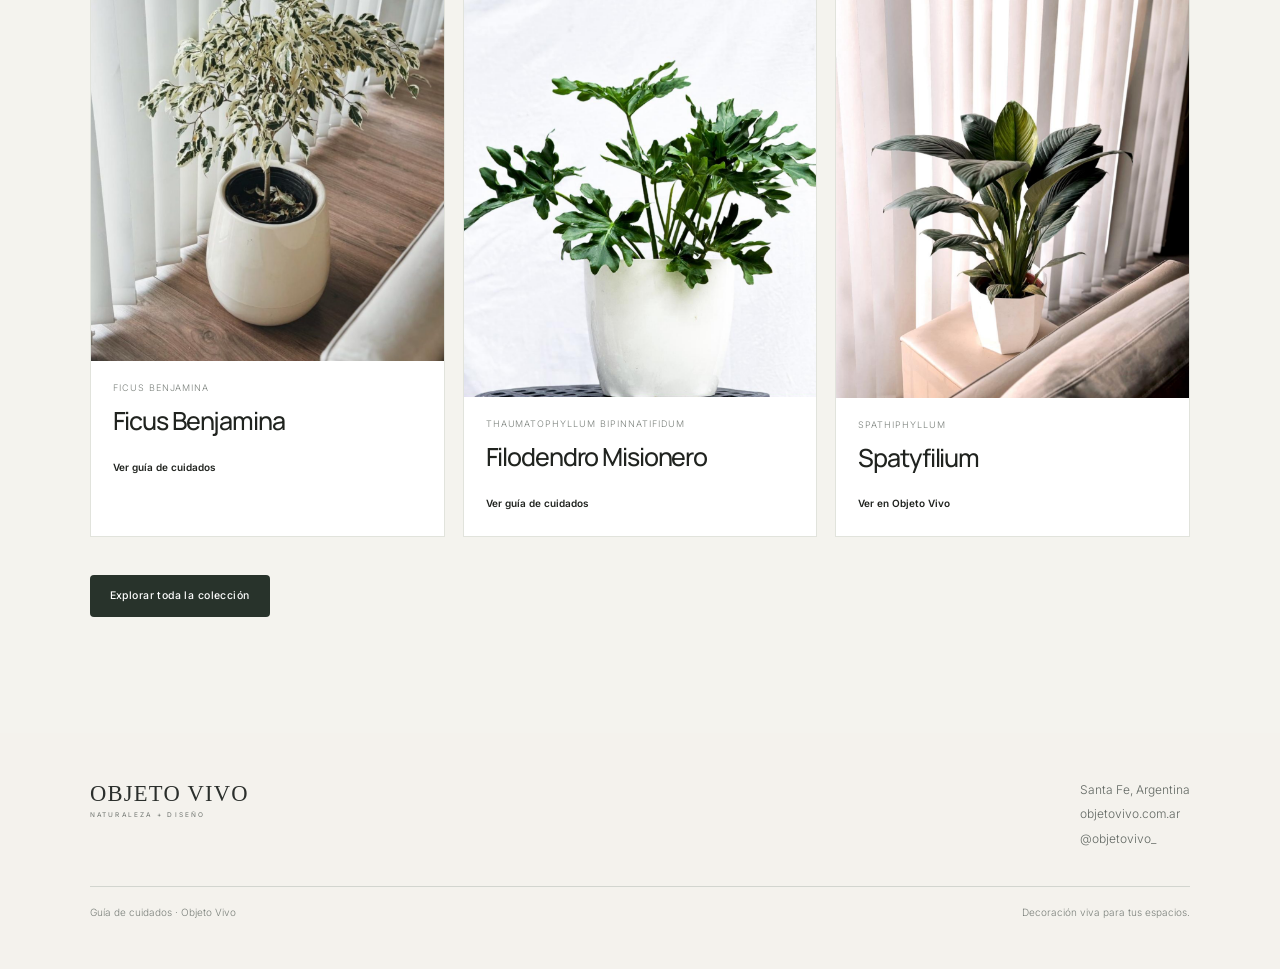
<file: gomero-borgona.html>
<!doctype html>
<html lang="es">
<head>
  <meta charset="utf-8" />
  <meta name="viewport" content="width=device-width, initial-scale=1" />
  <meta name="theme-color" content="#f7f5f0" />
  <title>Gomero Borgoña | Guía de Cuidados · Objeto Vivo</title>
  <meta name="description" content="Guía de cuidados del Gomero Borgoña: luz, riego, humedad, trasplante, cuidados por estación y problemas frecuentes." />
  <link rel="preconnect" href="https://fonts.googleapis.com"><link rel="preconnect" href="https://fonts.gstatic.com" crossorigin>
  <link href="https://fonts.googleapis.com/css2?family=Inter:wght@300;400;500;600&family=Manrope:wght@400;500;600&display=swap" rel="stylesheet">
  <link rel="stylesheet" href="styles.css?v=clean-20260811" />
</head>
<body>
<header class="site-header ov-header"><a class="brand official-brand" href="index.html" aria-label="Objeto Vivo - Guía de cuidados"><span class="official-wordmark">OBJETO VIVO</span><span class="official-tagline">NATURALEZA + DISEÑO</span></a><nav class="header-nav" aria-label="Navegación principal"><a href="index.html#guias">Guías</a><a href="https://objetovivo.com.ar/shop/" target="_blank" rel="noopener">Productos</a><a href="https://objetovivo.com.ar/sobre-nosotros/" target="_blank" rel="noopener">Sobre nosotros</a></nav><a class="cart-link" href="https://objetovivo.com.ar/shop/" target="_blank" rel="noopener" aria-label="Ir a la tienda"><svg viewBox="0 0 28 28"><path d="M3 5h3l2.4 11.1h11.8l2.1-8.1H7.2"/><circle cx="10" cy="22" r="1.4"/><circle cx="20" cy="22" r="1.4"/></svg></a></header>
<main>
<section class="plant-hero"><div class="plant-hero-image"><img src="assets/gomero-borgona.png" alt="Gomero Borgoña de Objeto Vivo" /></div><div class="plant-hero-copy"><a class="back-link" href="index.html#guias">← Todas las guías</a><p class="eyebrow">TU GUÍA DE CUIDADO</p><h1>Gomero<br><em>Borgoña</em></h1><p class="latin">Ficus elastica ‘Burgundy’</p><p class="hero-text">Un ficus de hojas grandes, firmes y brillantes, con tonos verde muy oscuro y matices borgoña. Tiene una presencia escultórica y elegante, y se adapta muy bien a interiores luminosos cuando se evita el exceso de riego.</p><div class="quick-tags"><span>Interior</span><span>Follaje oscuro</span><span>Resistente</span></div><a class="button" href="https://objetovivo.com.ar/product/gomero-borgona-en-uovo-s/" target="_blank" rel="noopener" style="margin-top:28px">Ver en la tienda</a></div></section>
<section class="quick-care"><article><span class="care-icon"><svg viewBox="0 0 32 32"><circle cx="16" cy="16" r="5"/><path d="M16 2v6M16 24v6M2 16h6M24 16h6M6.1 6.1l4.2 4.2M21.7 21.7l4.2 4.2M25.9 6.1l-4.2 4.2M10.3 21.7l-4.2 4.2"/></svg></span><h3>Luz</h3><p>Brillante e indirecta. Puede tolerar algo de sol suave si se adapta gradualmente.</p></article><article><span class="care-icon"><svg viewBox="0 0 32 32"><path d="M16 3C13 8 8 13 8 20a8 8 0 0 0 16 0c0-7-5-12-8-17Z"/></svg></span><h3>Riego</h3><p>Moderado. Dejá secar varios centímetros del sustrato entre riegos.</p></article><article><span class="care-icon"><svg viewBox="0 0 32 32"><path d="M6 22c5-11 13-15 21-16-1 9-5 18-17 20"/><path d="M9 24c6-7 10-10 16-14"/></svg></span><h3>Humedad</h3><p>Media. Se adapta bien al ambiente doméstico si no es excesivamente seco.</p></article><article><span class="care-icon"><svg viewBox="0 0 32 32"><path d="M7 16 16 8l9 8v10H7Z"/><path d="M12 26v-7h8v7"/></svg></span><h3>Ubicación</h3><p>Interior luminoso y estable, cerca de una ventana y lejos de corrientes frías.</p></article></section>
<section class="content-section two-col"><div class="section-heading sticky-heading"><p class="eyebrow">LO ESENCIAL</p><h2>Cómo cuidar<br>tu Gomero.</h2></div><div class="care-list">
<article class="care-block"><span class="number">01</span><div><h3>Luz</h3><p>Ubicalo donde reciba mucha claridad. Una buena cantidad de luz indirecta ayuda a mantener el color profundo y el brillo de sus hojas. Si recibe sol suave de mañana o de última hora, aclimatalo de forma gradual.</p></div></article>
<article class="care-block"><span class="number">02</span><div><h3>Riego</h3><p>Dejá secar una parte del sustrato antes de volver a regar. Regá en profundidad y permití que el exceso salga por completo. El encharcamiento es una de las causas más frecuentes de problemas en esta especie.</p></div></article>
<article class="care-block"><span class="number">03</span><div><h3>Humedad y temperatura</h3><p>Prefiere temperaturas templadas y estables. Tolera bien la humedad normal de una casa, aunque conviene protegerlo de aire acondicionado, calefacción directa y cambios bruscos de temperatura.</p></div></article>
<article class="care-block"><span class="number">04</span><div><h3>Sustrato y fertilización</h3><p>Usá un sustrato liviano, aireado y con excelente drenaje. Durante primavera y verano podés fertilizar de forma moderada con un producto para plantas verdes. Reducí la fertilización en otoño e invierno.</p></div></article>
<article class="care-block"><span class="number">05</span><div><h3>Limpieza y poda</h3><p>Sus hojas grandes acumulan polvo con facilidad. Limpialas con un paño apenas húmedo para conservar su brillo y favorecer la captación de luz. Si necesitás controlar altura o estimular ramificación, podá preferentemente en primavera.</p></div></article>
<article class="care-block"><span class="number">06</span><div><h3>Trasplante</h3><p>Trasplantá cuando las raíces estén muy compactas o el agua atraviese demasiado rápido el sustrato. Elegí una maceta apenas mayor, siempre con orificios de drenaje.</p></div></article>
</div></section>
<section class="season-section"><div class="section-heading centered"><p class="eyebrow">SANTA FE · ARGENTINA</p><h2>Un cuidado para<br>cada estación.</h2><p>El Gomero cambia su ritmo a lo largo del año. Ajustá especialmente el riego y la exposición a la luz según la estación.</p></div><div class="season-grid">
<article class="season-card"><span class="season-mark">01</span><p class="season-name">PRIMAVERA</p><h3>Activar el crecimiento.</h3><p>Con más luz y temperaturas agradables comienza a crecer con mayor fuerza.</p><ul><li>Retomar fertilización</li><li>Buen momento para trasplantar</li><li>Podar si querés más ramificación</li></ul></article>
<article class="season-card"><span class="season-mark">02</span><p class="season-name">VERANO</p><h3>Evitar extremos.</h3><p>El calor puede acelerar el secado del sustrato, pero no conviene regar automáticamente. Revisá la humedad antes de cada riego.</p><ul><li>Evitar sol fuerte del mediodía</li><li>Revisar el sustrato con frecuencia</li><li>Alejar del aire acondicionado</li></ul></article>
<article class="season-card"><span class="season-mark">03</span><p class="season-name">OTOÑO</p><h3>Reducir el ritmo.</h3><p>A medida que disminuye la luz, el crecimiento se desacelera y el sustrato tarda más en secarse.</p><ul><li>Espaciar los riegos</li><li>Reducir fertilización</li><li>Mantener buena iluminación</li></ul></article>
<article class="season-card"><span class="season-mark">04</span><p class="season-name">INVIERNO</p><h3>Proteger del frío.</h3><p>En invierno necesita menos agua. Priorizá un lugar luminoso y estable, lejos de vidrios muy fríos y corrientes de aire.</p><ul><li>Riego más espaciado</li><li>Máxima luz disponible</li><li>Evitar frío y calefacción directa</li></ul></article>
</div></section>
<section class="content-section problems-section"><div class="section-heading"><p class="eyebrow">LEÉ SUS SEÑALES</p><h2>Problemas<br>frecuentes.</h2></div><div class="problem-list">
<details open><summary><span>Hojas amarillas</span><b>+</b></summary><p>Si amarillean varias hojas, especialmente las inferiores, revisá el exceso de riego y el drenaje. Dejá que el sustrato se seque parcialmente antes de volver a regar.</p></details>
<details><summary><span>Manchas marrones</span><b>+</b></summary><p>Pueden relacionarse con sol intenso, frío, daño físico o raíces demasiado húmedas. Observá dónde aparecen y revisá las condiciones del ambiente.</p></details>
<details><summary><span>Hojas caídas</span><b>+</b></summary><p>Puede reaccionar así a cambios de ubicación, frío, falta de agua o exceso de humedad. Revisá primero el sustrato y evitá moverlo innecesariamente.</p></details>
<details><summary><span>Hojas opacas o con polvo</span><b>+</b></summary><p>Sus hojas grandes necesitan limpieza periódica. Pasá un paño suave y húmedo sin utilizar productos abrillantadores agresivos.</p></details>
<details><summary><span>Crecimiento lento</span><b>+</b></summary><p>Puede deberse a poca luz, bajas temperaturas o falta de nutrientes durante la temporada de crecimiento. En invierno, un ritmo más lento es normal.</p></details>
<details><summary><span>Plagas</span><b>+</b></summary><p>Revisá tallos y envés de las hojas para detectar cochinillas, arañuela o pequeños insectos. Una inspección frecuente permite actuar antes de que el problema avance.</p></details>
</div></section>
<section class="note-section"><p class="eyebrow">IMPORTANTE</p><p>El Gomero produce una savia blanca de látex que puede irritar la piel y resultar molesta si se ingiere. Mantenelo fuera del alcance de niños pequeños y mascotas que acostumbren morder plantas.</p></section>
<section class="related-section"><div class="section-heading"><p class="eyebrow">SEGUÍ SUMANDO VERDE</p><h2>También podrían<br>gustarte.</h2><p>Explorá otras plantas de la colección actual de Objeto Vivo.</p></div><div class="related-grid">
<a href="ficus-benjamina.html" class="related-card"><img src="assets/ficus-benjamina.png" alt="Ficus Benjamina"><p>Ficus benjamina</p><h3>Ficus Benjamina</h3><span>Ver guía de cuidados</span></a>
<a href="filodendro-misionero.html" class="related-card"><img src="assets/filodendro-misionero.png" alt="Filodendro Misionero"><p>Thaumatophyllum bipinnatifidum</p><h3>Filodendro Misionero</h3><span>Ver guía de cuidados</span></a>
<a href="https://objetovivo.com.ar/product/spatyfilium-l-en-diamantada/" target="_blank" rel="noopener" class="related-card"><img src="assets/spatyfilium.png" alt="Spatyfilium"><p>Spathiphyllum</p><h3>Spatyfilium</h3><span>Ver en Objeto Vivo</span></a>
</div><a class="button centered-button" href="https://objetovivo.com.ar/shop/" target="_blank" rel="noopener">Explorar toda la colección</a></section>
</main>
<footer class="ov-footer"><div class="footer-main"><div class="brand footer-brand official-brand"><span class="official-wordmark">OBJETO VIVO</span><span class="official-tagline">NATURALEZA + DISEÑO</span></div><div class="footer-contact"><p>Santa Fe, Argentina</p><a href="https://objetovivo.com.ar/" target="_blank" rel="noopener">objetovivo.com.ar</a><a href="https://www.instagram.com/objetovivo_/" target="_blank" rel="noopener">@objetovivo_</a></div></div><div class="footer-bottom"><span>Guía de cuidados · Objeto Vivo</span><span>Decoración viva para tus espacios.</span></div></footer>
<!-- Cloudflare Web Analytics --><script type='module' src='https://static.cloudflareinsights.com/beacon.min.js' data-cf-beacon='{"token": "d237b475c9e8493392c6d5d0401ebea4"}'></script><!-- End Cloudflare Web Analytics -->
</body></html>
</file>
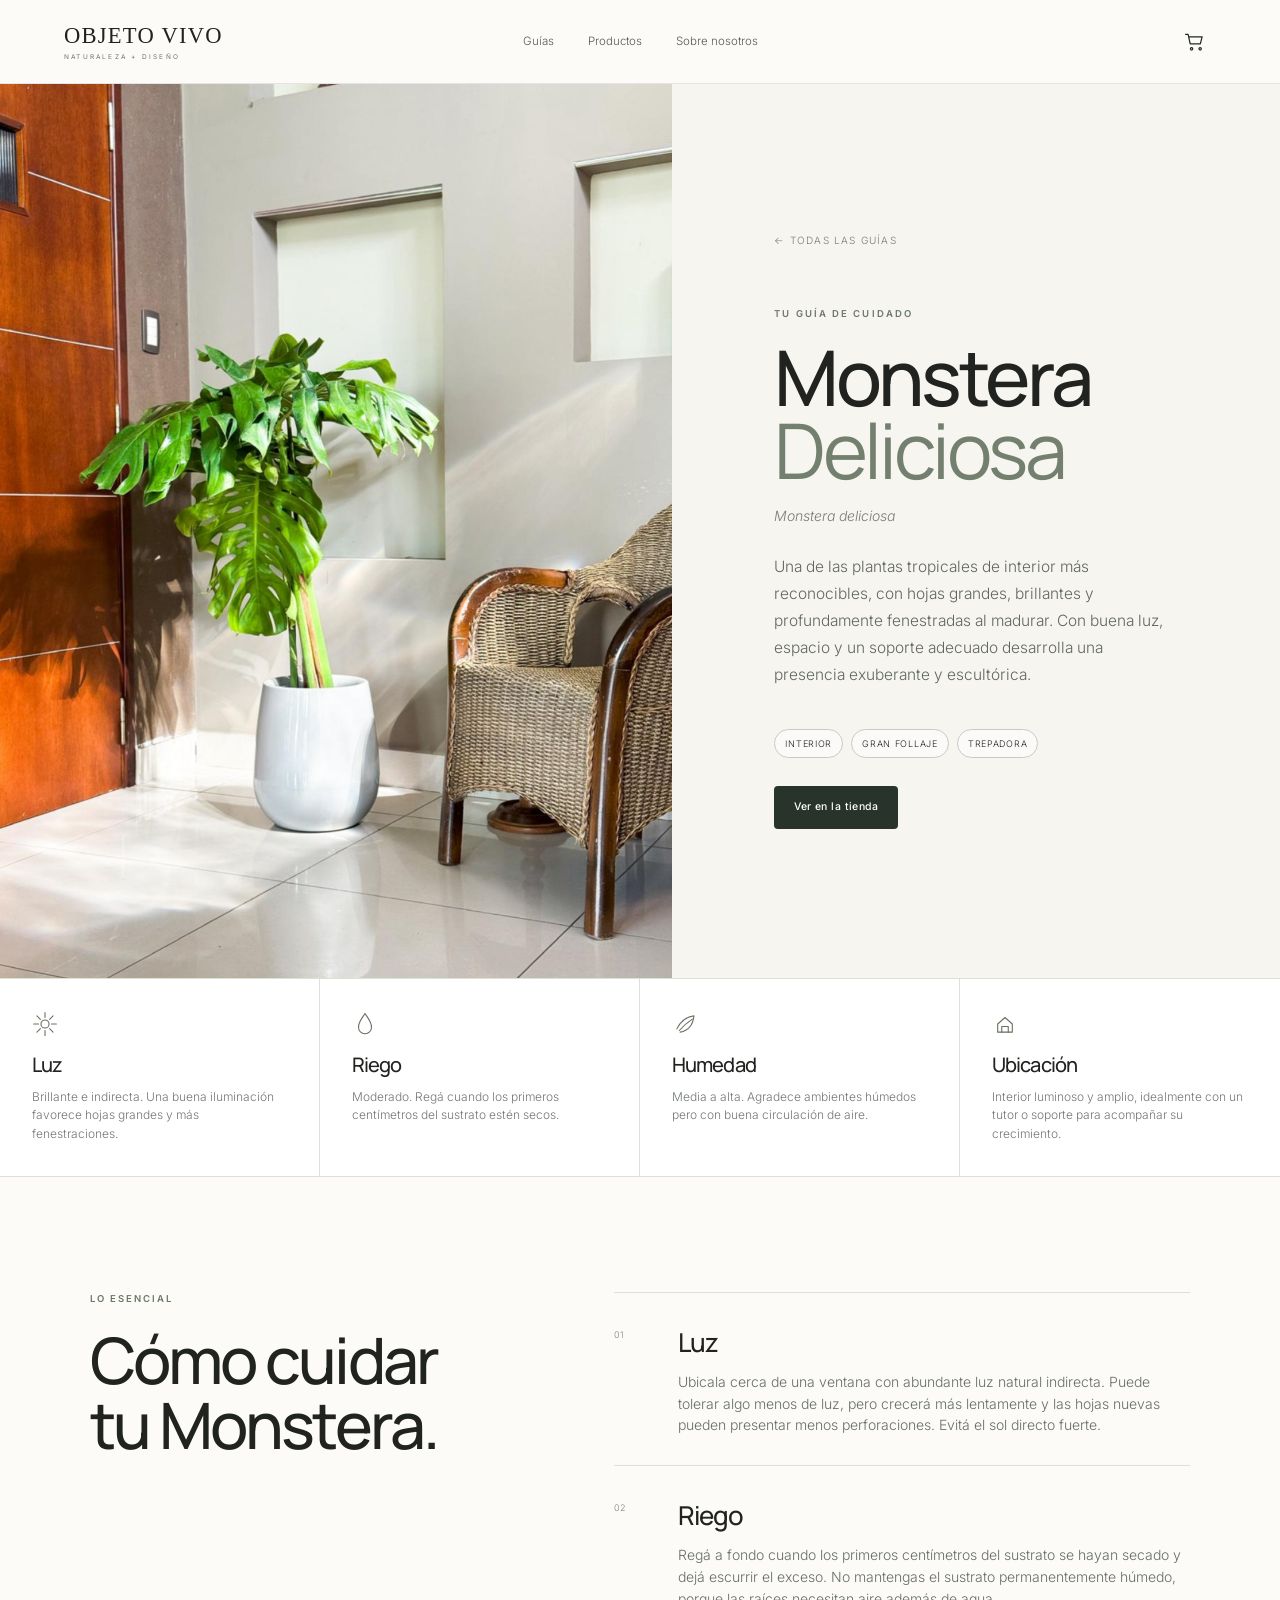
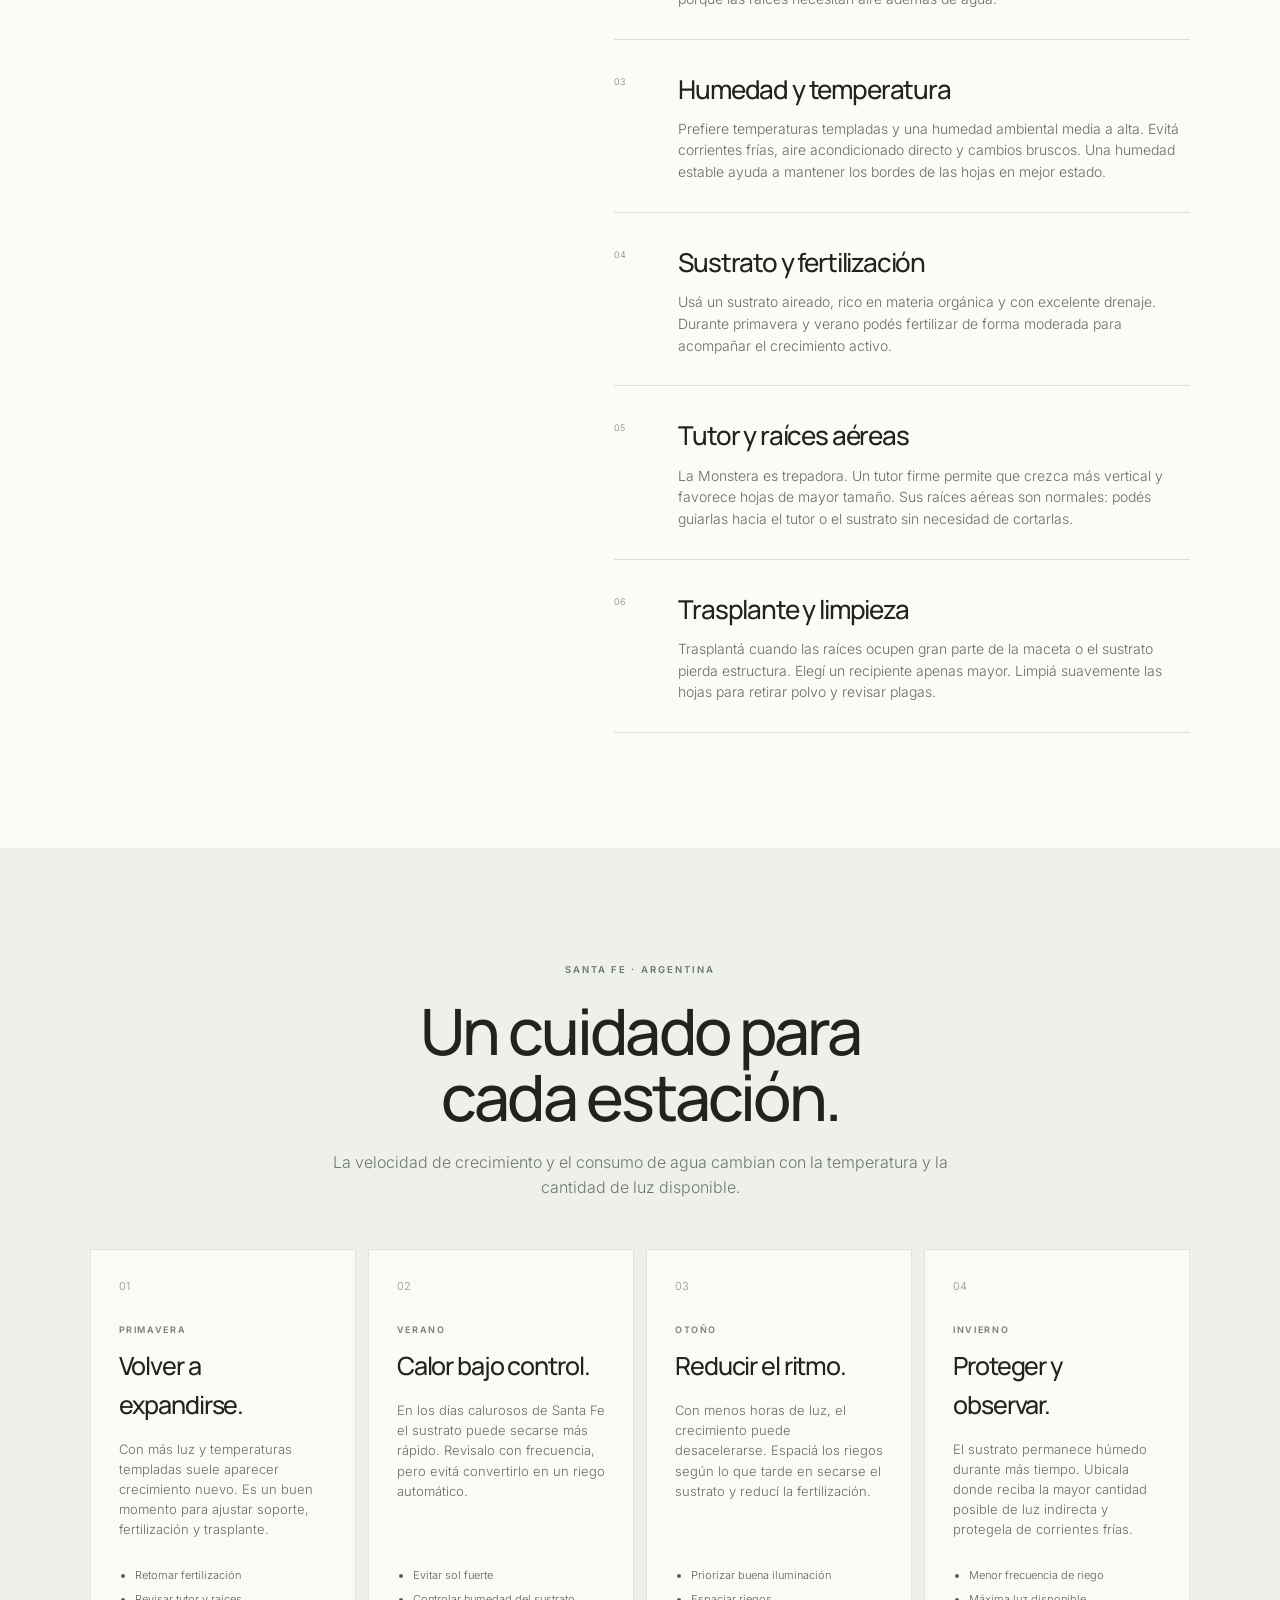
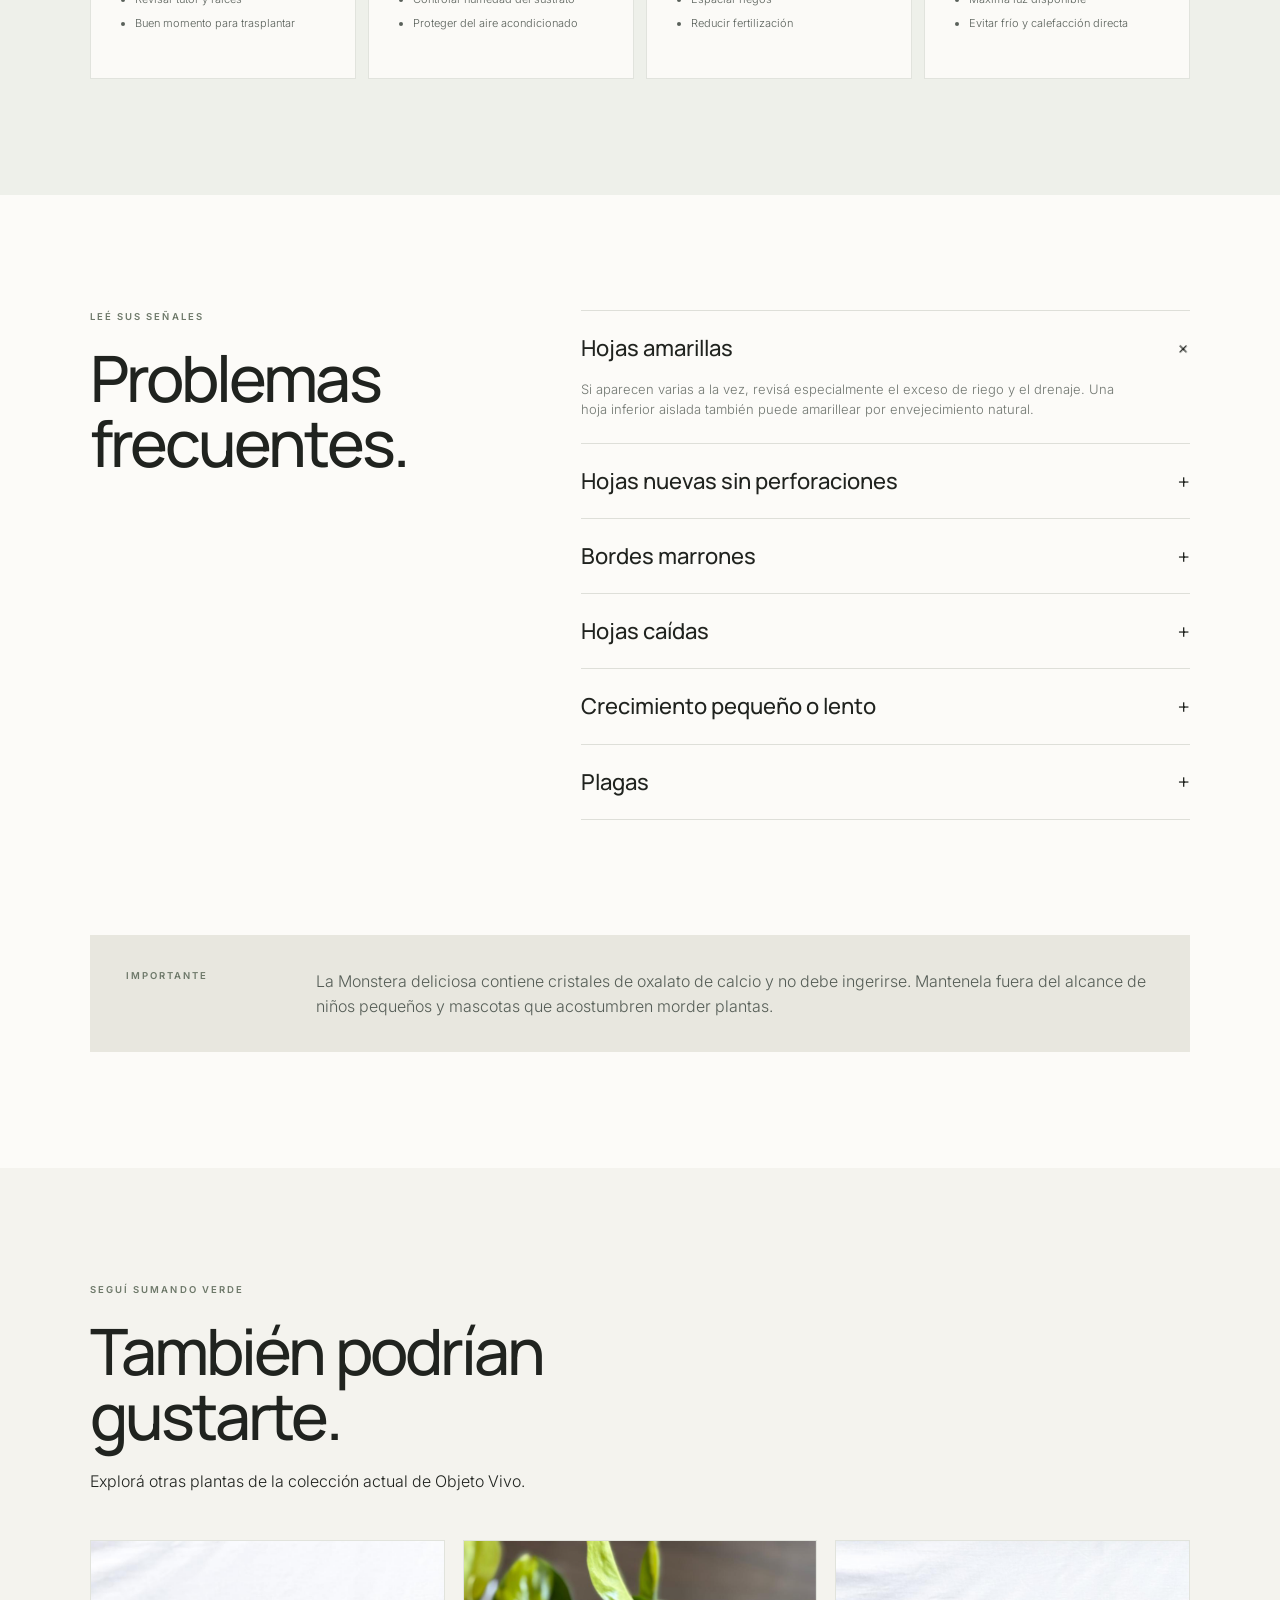
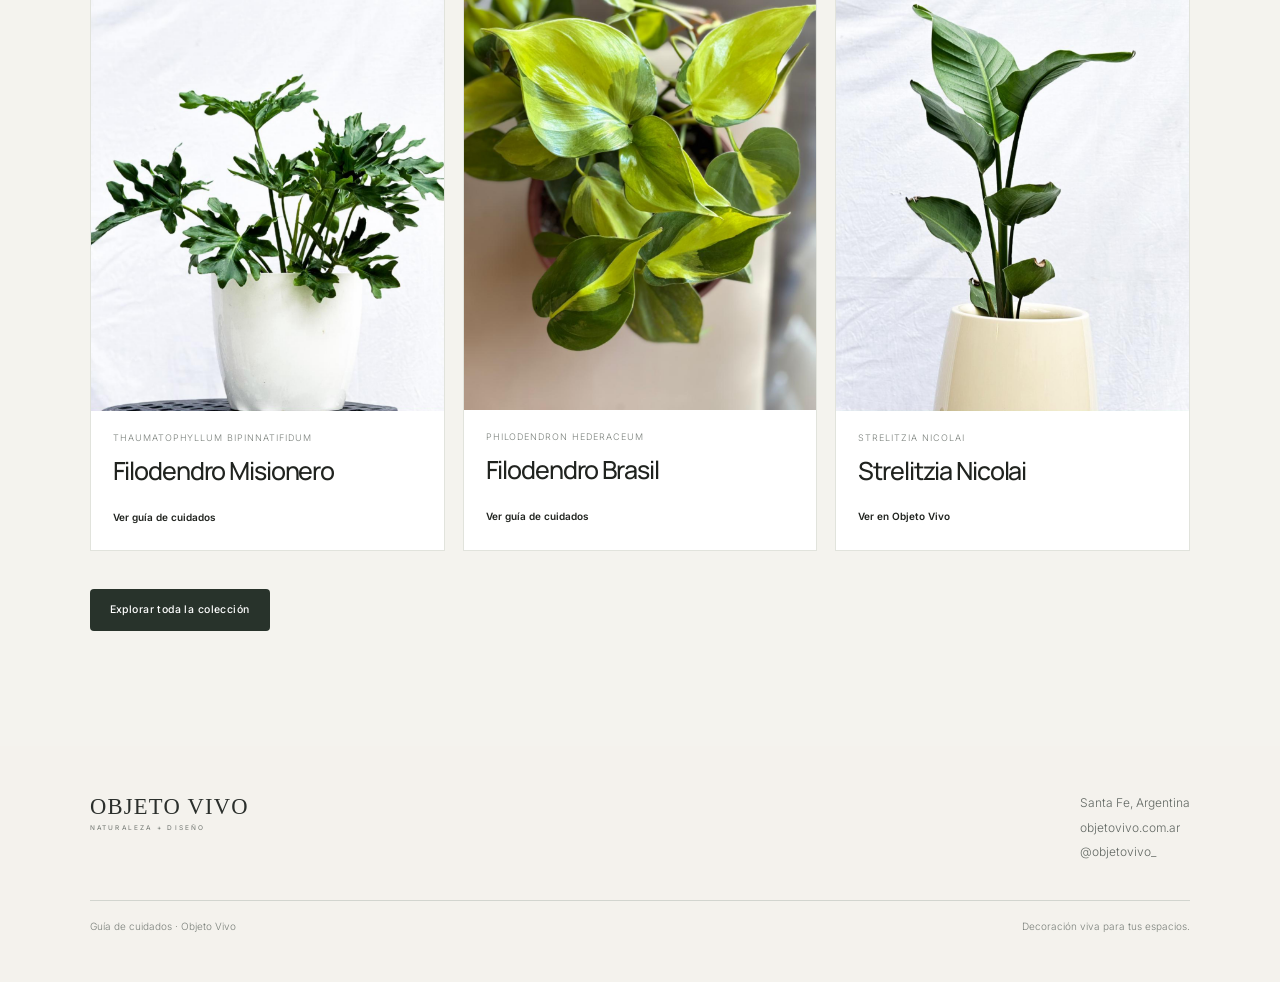
<file: monstera-deliciosa.html>
<!doctype html>
<html lang="es">
<head>
  <meta charset="utf-8" />
  <meta name="viewport" content="width=device-width, initial-scale=1" />
  <meta name="theme-color" content="#f7f5f0" />
  <title>Monstera Deliciosa | Guía de Cuidados · Objeto Vivo</title>
  <meta name="description" content="Guía de cuidados de la Monstera Deliciosa: luz, riego, humedad, tutor, trasplante, cuidados por estación y problemas frecuentes." />
  <link rel="preconnect" href="https://fonts.googleapis.com"><link rel="preconnect" href="https://fonts.gstatic.com" crossorigin>
  <link href="https://fonts.googleapis.com/css2?family=Inter:wght@300;400;500;600&family=Manrope:wght@400;500;600&display=swap" rel="stylesheet">
  <link rel="stylesheet" href="styles.css?v=clean-20260811" />
</head>
<body>
<header class="site-header ov-header"><a class="brand official-brand" href="index.html" aria-label="Objeto Vivo - Guía de cuidados"><span class="official-wordmark">OBJETO VIVO</span><span class="official-tagline">NATURALEZA + DISEÑO</span></a><nav class="header-nav" aria-label="Navegación principal"><a href="index.html#guias">Guías</a><a href="https://objetovivo.com.ar/shop/" target="_blank" rel="noopener">Productos</a><a href="https://objetovivo.com.ar/sobre-nosotros/" target="_blank" rel="noopener">Sobre nosotros</a></nav><a class="cart-link" href="https://objetovivo.com.ar/shop/" target="_blank" rel="noopener" aria-label="Ir a la tienda"><svg viewBox="0 0 28 28"><path d="M3 5h3l2.4 11.1h11.8l2.1-8.1H7.2"/><circle cx="10" cy="22" r="1.4"/><circle cx="20" cy="22" r="1.4"/></svg></a></header>
<main>
<section class="plant-hero"><div class="plant-hero-image"><img src="assets/monstera-deliciosa.png" alt="Monstera Deliciosa de Objeto Vivo" /></div><div class="plant-hero-copy"><a class="back-link" href="index.html#guias">← Todas las guías</a><p class="eyebrow">TU GUÍA DE CUIDADO</p><h1>Monstera<br><em>Deliciosa</em></h1><p class="latin">Monstera deliciosa</p><p class="hero-text">Una de las plantas tropicales de interior más reconocibles, con hojas grandes, brillantes y profundamente fenestradas al madurar. Con buena luz, espacio y un soporte adecuado desarrolla una presencia exuberante y escultórica.</p><div class="quick-tags"><span>Interior</span><span>Gran follaje</span><span>Trepadora</span></div><a class="button" href="https://objetovivo.com.ar/product/monstera-deliciosa-en-uovo-s/" target="_blank" rel="noopener" style="margin-top:28px">Ver en la tienda</a></div></section>
<section class="quick-care"><article><span class="care-icon"><svg viewBox="0 0 32 32"><circle cx="16" cy="16" r="5"/><path d="M16 2v6M16 24v6M2 16h6M24 16h6M6.1 6.1l4.2 4.2M21.7 21.7l4.2 4.2M25.9 6.1l-4.2 4.2M10.3 21.7l-4.2 4.2"/></svg></span><h3>Luz</h3><p>Brillante e indirecta. Una buena iluminación favorece hojas grandes y más fenestraciones.</p></article><article><span class="care-icon"><svg viewBox="0 0 32 32"><path d="M16 3C13 8 8 13 8 20a8 8 0 0 0 16 0c0-7-5-12-8-17Z"/></svg></span><h3>Riego</h3><p>Moderado. Regá cuando los primeros centímetros del sustrato estén secos.</p></article><article><span class="care-icon"><svg viewBox="0 0 32 32"><path d="M6 22c5-11 13-15 21-16-1 9-5 18-17 20"/><path d="M9 24c6-7 10-10 16-14"/></svg></span><h3>Humedad</h3><p>Media a alta. Agradece ambientes húmedos pero con buena circulación de aire.</p></article><article><span class="care-icon"><svg viewBox="0 0 32 32"><path d="M7 16 16 8l9 8v10H7Z"/><path d="M12 26v-7h8v7"/></svg></span><h3>Ubicación</h3><p>Interior luminoso y amplio, idealmente con un tutor o soporte para acompañar su crecimiento.</p></article></section>
<section class="content-section two-col"><div class="section-heading sticky-heading"><p class="eyebrow">LO ESENCIAL</p><h2>Cómo cuidar<br>tu Monstera.</h2></div><div class="care-list">
<article class="care-block"><span class="number">01</span><div><h3>Luz</h3><p>Ubicala cerca de una ventana con abundante luz natural indirecta. Puede tolerar algo menos de luz, pero crecerá más lentamente y las hojas nuevas pueden presentar menos perforaciones. Evitá el sol directo fuerte.</p></div></article>
<article class="care-block"><span class="number">02</span><div><h3>Riego</h3><p>Regá a fondo cuando los primeros centímetros del sustrato se hayan secado y dejá escurrir el exceso. No mantengas el sustrato permanentemente húmedo, porque las raíces necesitan aire además de agua.</p></div></article>
<article class="care-block"><span class="number">03</span><div><h3>Humedad y temperatura</h3><p>Prefiere temperaturas templadas y una humedad ambiental media a alta. Evitá corrientes frías, aire acondicionado directo y cambios bruscos. Una humedad estable ayuda a mantener los bordes de las hojas en mejor estado.</p></div></article>
<article class="care-block"><span class="number">04</span><div><h3>Sustrato y fertilización</h3><p>Usá un sustrato aireado, rico en materia orgánica y con excelente drenaje. Durante primavera y verano podés fertilizar de forma moderada para acompañar el crecimiento activo.</p></div></article>
<article class="care-block"><span class="number">05</span><div><h3>Tutor y raíces aéreas</h3><p>La Monstera es trepadora. Un tutor firme permite que crezca más vertical y favorece hojas de mayor tamaño. Sus raíces aéreas son normales: podés guiarlas hacia el tutor o el sustrato sin necesidad de cortarlas.</p></div></article>
<article class="care-block"><span class="number">06</span><div><h3>Trasplante y limpieza</h3><p>Trasplantá cuando las raíces ocupen gran parte de la maceta o el sustrato pierda estructura. Elegí un recipiente apenas mayor. Limpiá suavemente las hojas para retirar polvo y revisar plagas.</p></div></article>
</div></section>
<section class="season-section"><div class="section-heading centered"><p class="eyebrow">SANTA FE · ARGENTINA</p><h2>Un cuidado para<br>cada estación.</h2><p>La velocidad de crecimiento y el consumo de agua cambian con la temperatura y la cantidad de luz disponible.</p></div><div class="season-grid">
<article class="season-card"><span class="season-mark">01</span><p class="season-name">PRIMAVERA</p><h3>Volver a expandirse.</h3><p>Con más luz y temperaturas templadas suele aparecer crecimiento nuevo. Es un buen momento para ajustar soporte, fertilización y trasplante.</p><ul><li>Retomar fertilización</li><li>Revisar tutor y raíces</li><li>Buen momento para trasplantar</li></ul></article>
<article class="season-card"><span class="season-mark">02</span><p class="season-name">VERANO</p><h3>Calor bajo control.</h3><p>En los días calurosos de Santa Fe el sustrato puede secarse más rápido. Revisalo con frecuencia, pero evitá convertirlo en un riego automático.</p><ul><li>Evitar sol fuerte</li><li>Controlar humedad del sustrato</li><li>Proteger del aire acondicionado</li></ul></article>
<article class="season-card"><span class="season-mark">03</span><p class="season-name">OTOÑO</p><h3>Reducir el ritmo.</h3><p>Con menos horas de luz, el crecimiento puede desacelerarse. Espaciá los riegos según lo que tarde en secarse el sustrato y reducí la fertilización.</p><ul><li>Priorizar buena iluminación</li><li>Espaciar riegos</li><li>Reducir fertilización</li></ul></article>
<article class="season-card"><span class="season-mark">04</span><p class="season-name">INVIERNO</p><h3>Proteger y observar.</h3><p>El sustrato permanece húmedo durante más tiempo. Ubicala donde reciba la mayor cantidad posible de luz indirecta y protegela de corrientes frías.</p><ul><li>Menor frecuencia de riego</li><li>Máxima luz disponible</li><li>Evitar frío y calefacción directa</li></ul></article>
</div></section>
<section class="content-section problems-section"><div class="section-heading"><p class="eyebrow">LEÉ SUS SEÑALES</p><h2>Problemas<br>frecuentes.</h2></div><div class="problem-list">
<details open><summary><span>Hojas amarillas</span><b>+</b></summary><p>Si aparecen varias a la vez, revisá especialmente el exceso de riego y el drenaje. Una hoja inferior aislada también puede amarillear por envejecimiento natural.</p></details>
<details><summary><span>Hojas nuevas sin perforaciones</span><b>+</b></summary><p>En plantas jóvenes es normal. En ejemplares más maduros también puede relacionarse con poca luz, falta de soporte o un crecimiento todavía débil.</p></details>
<details><summary><span>Bordes marrones</span><b>+</b></summary><p>Pueden aparecer por aire seco, riego irregular o acumulación de sales. Buscá estabilidad en el ambiente y en la rutina de riego antes de aumentar la cantidad de agua.</p></details>
<details><summary><span>Hojas caídas</span><b>+</b></summary><p>Puede ser una señal de falta de agua, exceso de agua, frío o estrés por cambio de ubicación. Revisá el sustrato antes de decidir qué corregir.</p></details>
<details><summary><span>Crecimiento pequeño o lento</span><b>+</b></summary><p>Revisá la cantidad de luz, el espacio radicular, la temperatura y la nutrición. Una Monstera con poca luz suele producir hojas más pequeñas.</p></details>
<details><summary><span>Plagas</span><b>+</b></summary><p>Trips, cochinillas y ácaros pueden instalarse en hojas y tallos. Revisá especialmente hojas nuevas y el envés si aparecen manchas, deformaciones o pequeños insectos.</p></details>
</div></section>
<section class="note-section"><p class="eyebrow">IMPORTANTE</p><p>La Monstera deliciosa contiene cristales de oxalato de calcio y no debe ingerirse. Mantenela fuera del alcance de niños pequeños y mascotas que acostumbren morder plantas.</p></section>
<section class="related-section"><div class="section-heading"><p class="eyebrow">SEGUÍ SUMANDO VERDE</p><h2>También podrían<br>gustarte.</h2><p>Explorá otras plantas de la colección actual de Objeto Vivo.</p></div><div class="related-grid">
<a href="filodendro-misionero.html" class="related-card"><img src="assets/filodendro-misionero.png" alt="Filodendro Misionero"><p>Thaumatophyllum bipinnatifidum</p><h3>Filodendro Misionero</h3><span>Ver guía de cuidados</span></a>
<a href="filodendro-brasil.html" class="related-card"><img src="assets/filodendro-brasil.png" alt="Filodendro Brasil"><p>Philodendron hederaceum</p><h3>Filodendro Brasil</h3><span>Ver guía de cuidados</span></a>
<a href="https://objetovivo.com.ar/product/strelitzia-nicolai-en-uovo-s/" target="_blank" rel="noopener" class="related-card"><img src="assets/strelitzia-nicolai.png" alt="Strelitzia Nicolai"><p>Strelitzia nicolai</p><h3>Strelitzia Nicolai</h3><span>Ver en Objeto Vivo</span></a>
</div><a class="button centered-button" href="https://objetovivo.com.ar/shop/" target="_blank" rel="noopener">Explorar toda la colección</a></section>
</main>
<footer class="ov-footer"><div class="footer-main"><div class="brand footer-brand official-brand"><span class="official-wordmark">OBJETO VIVO</span><span class="official-tagline">NATURALEZA + DISEÑO</span></div><div class="footer-contact"><p>Santa Fe, Argentina</p><a href="https://objetovivo.com.ar/" target="_blank" rel="noopener">objetovivo.com.ar</a><a href="https://www.instagram.com/objetovivo_/" target="_blank" rel="noopener">@objetovivo_</a></div></div><div class="footer-bottom"><span>Guía de cuidados · Objeto Vivo</span><span>Decoración viva para tus espacios.</span></div></footer>
<!-- Cloudflare Web Analytics --><script type='module' src='https://static.cloudflareinsights.com/beacon.min.js' data-cf-beacon='{"token": "d237b475c9e8493392c6d5d0401ebea4"}'></script><!-- End Cloudflare Web Analytics -->
</body></html>
</file>
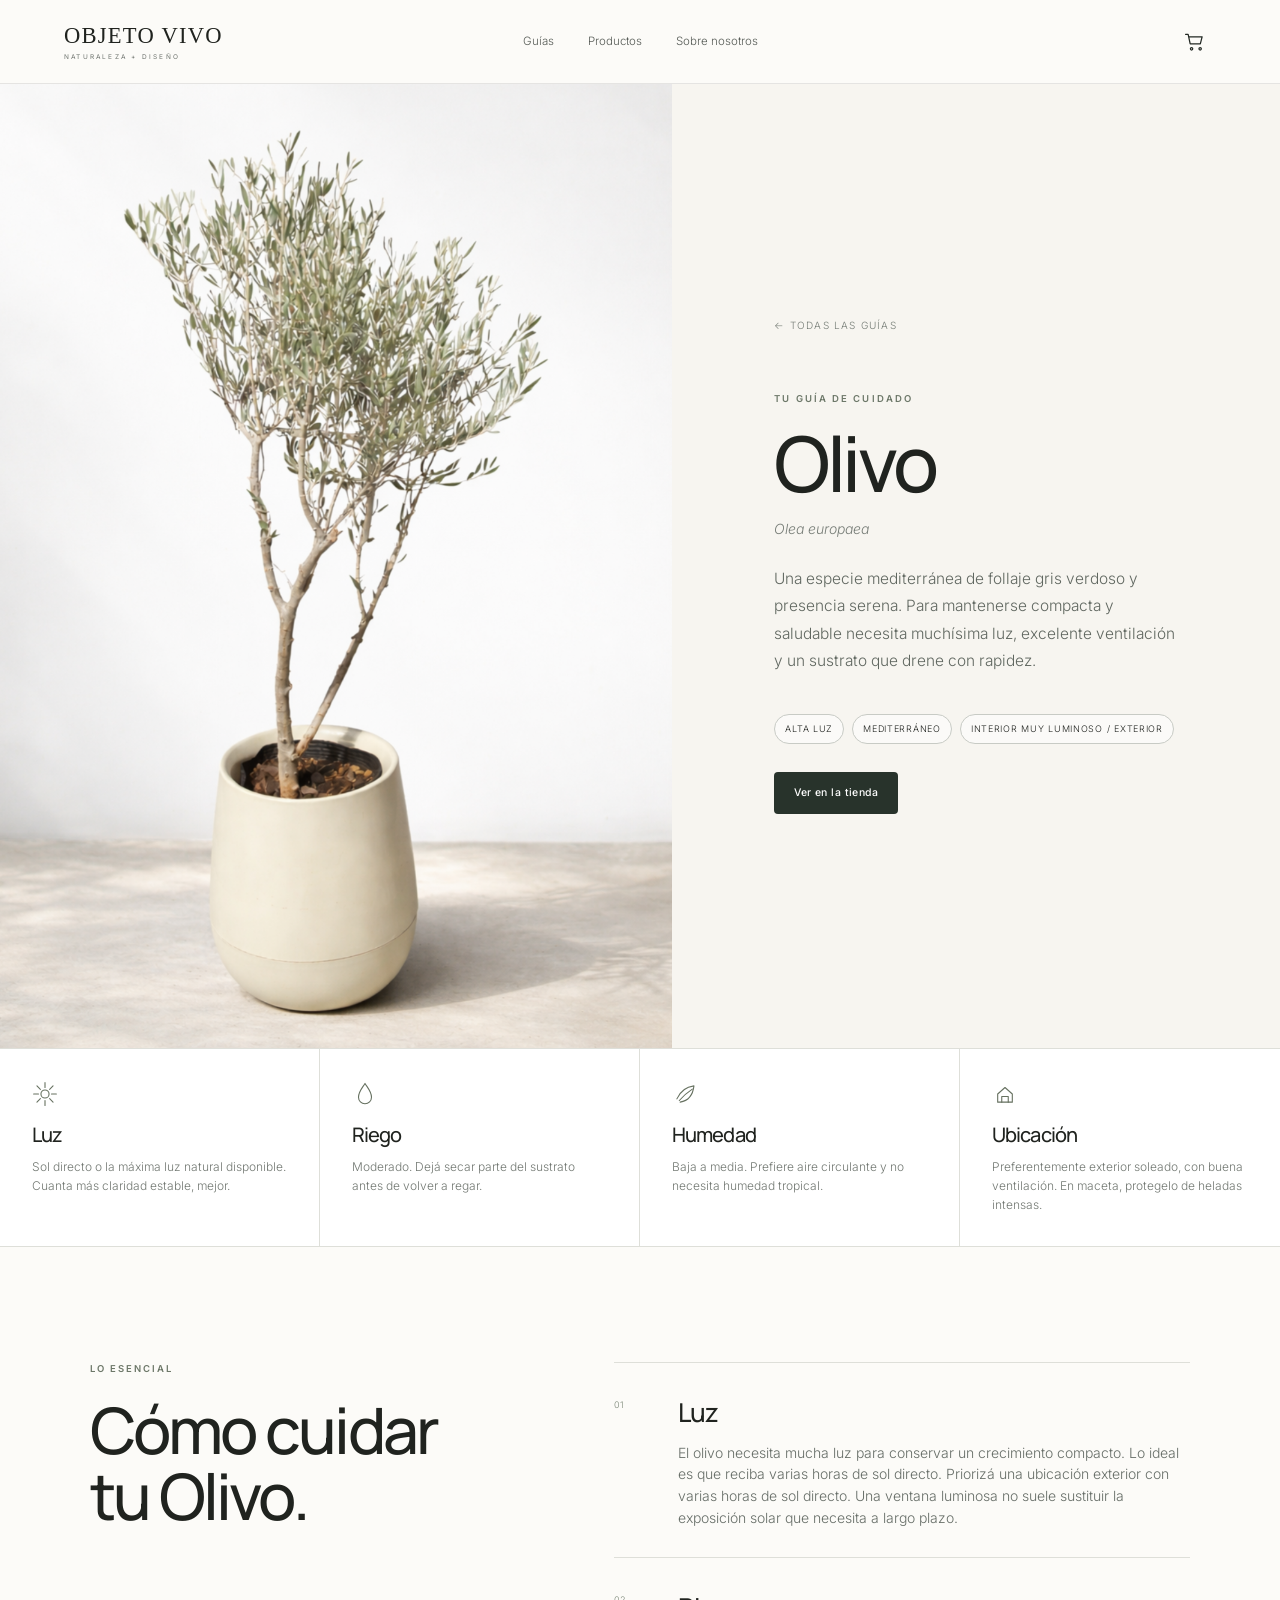
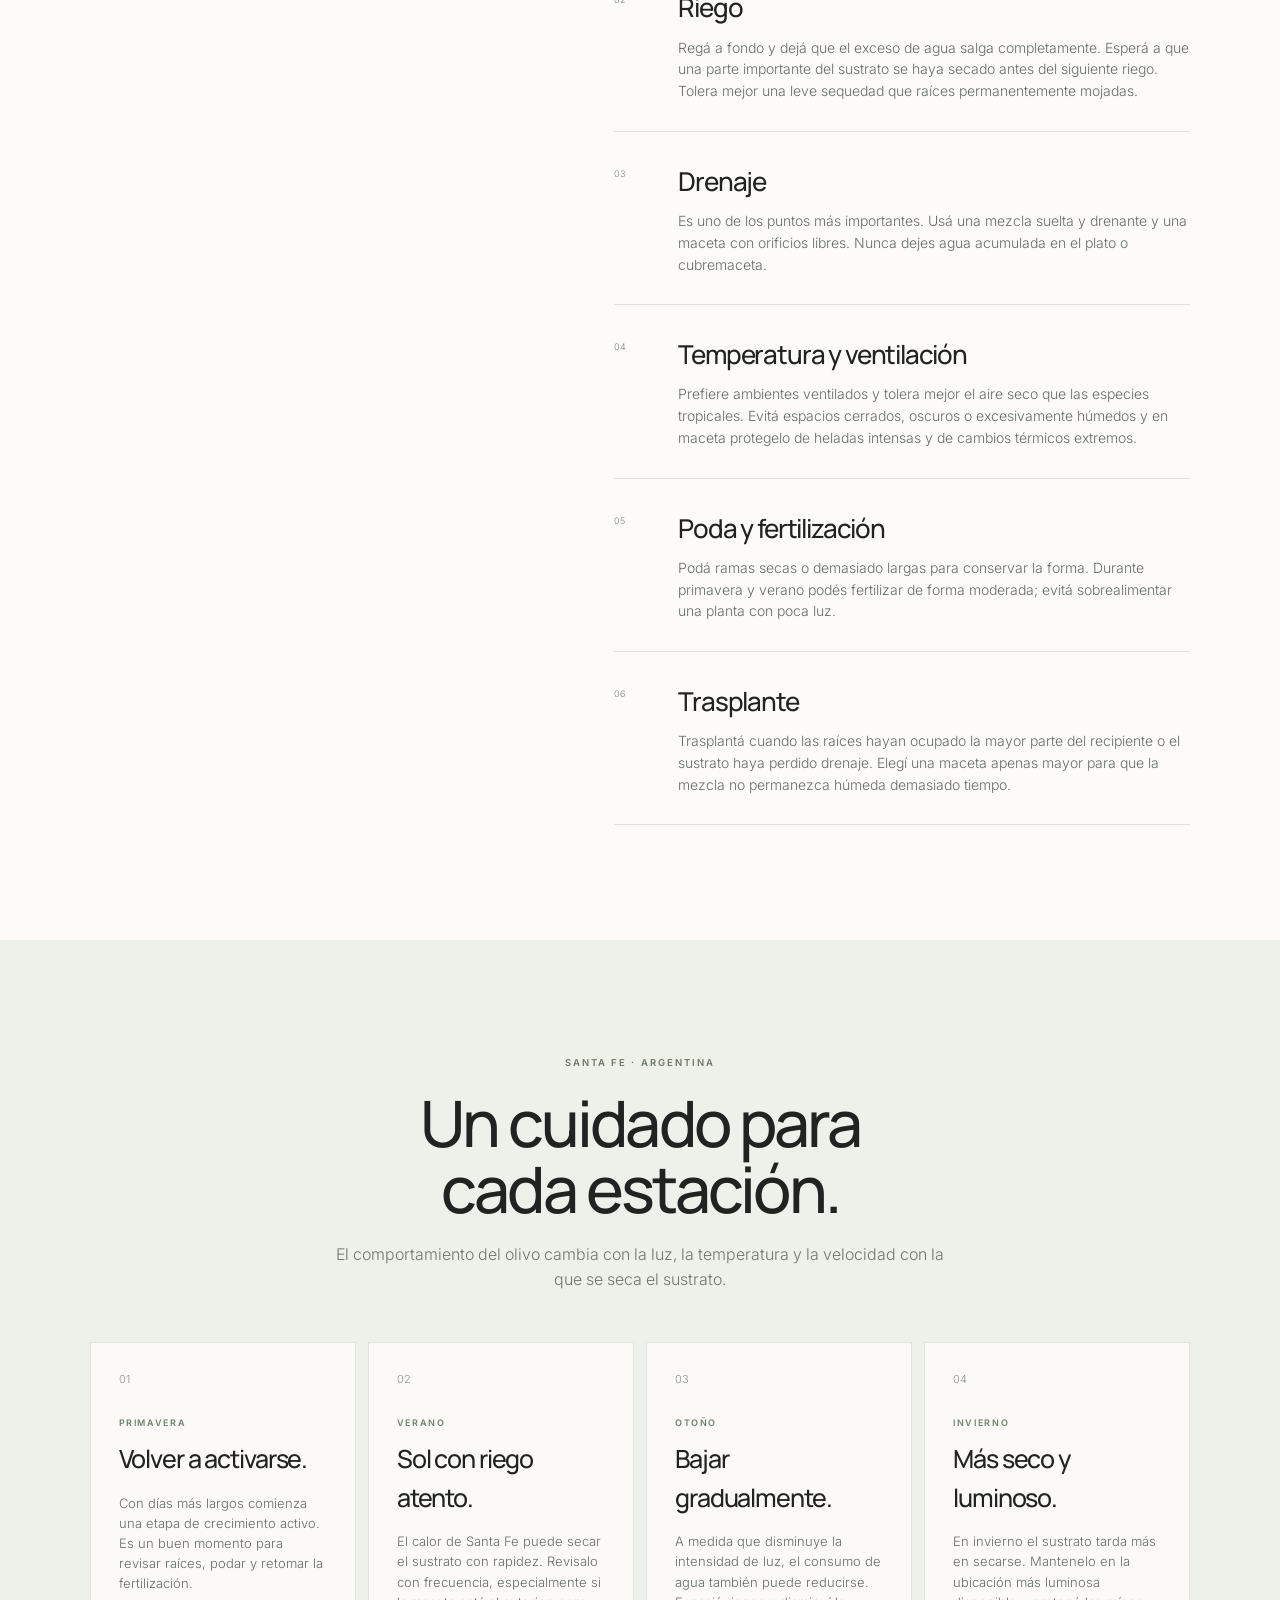
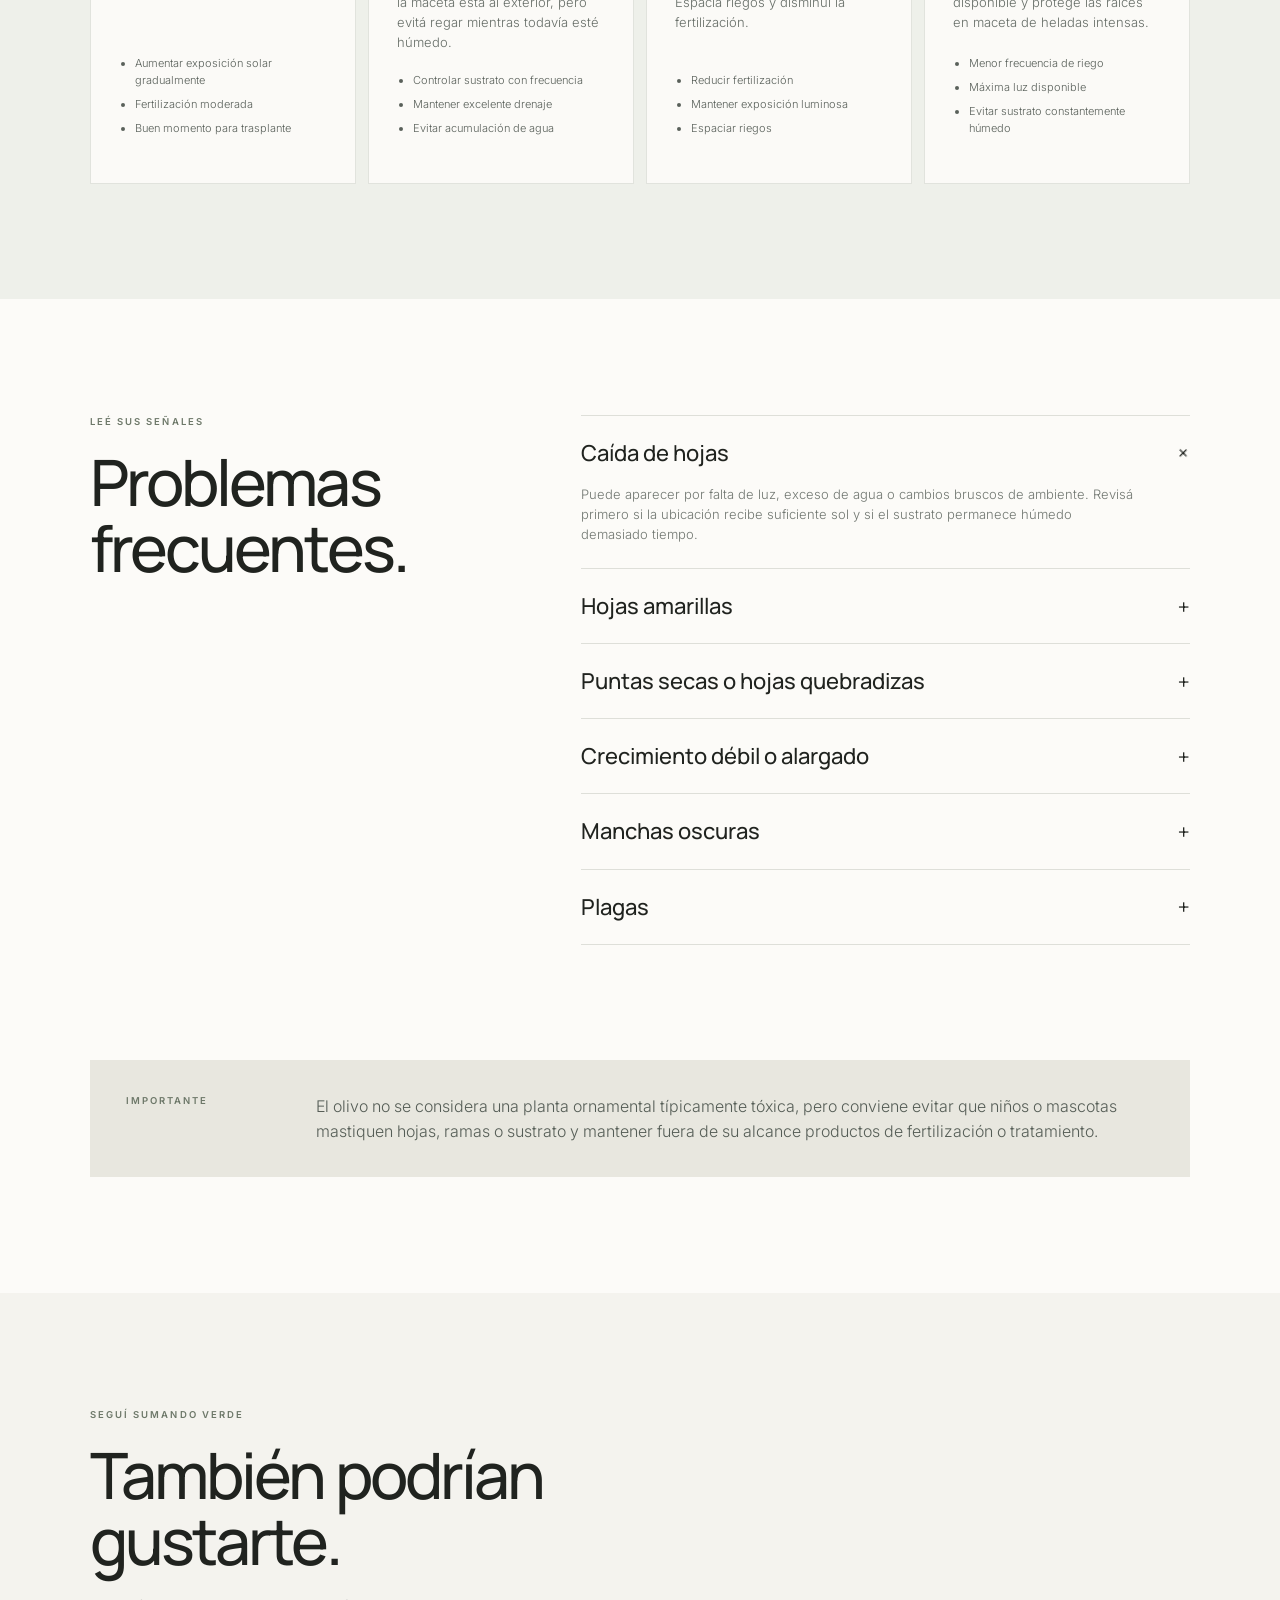
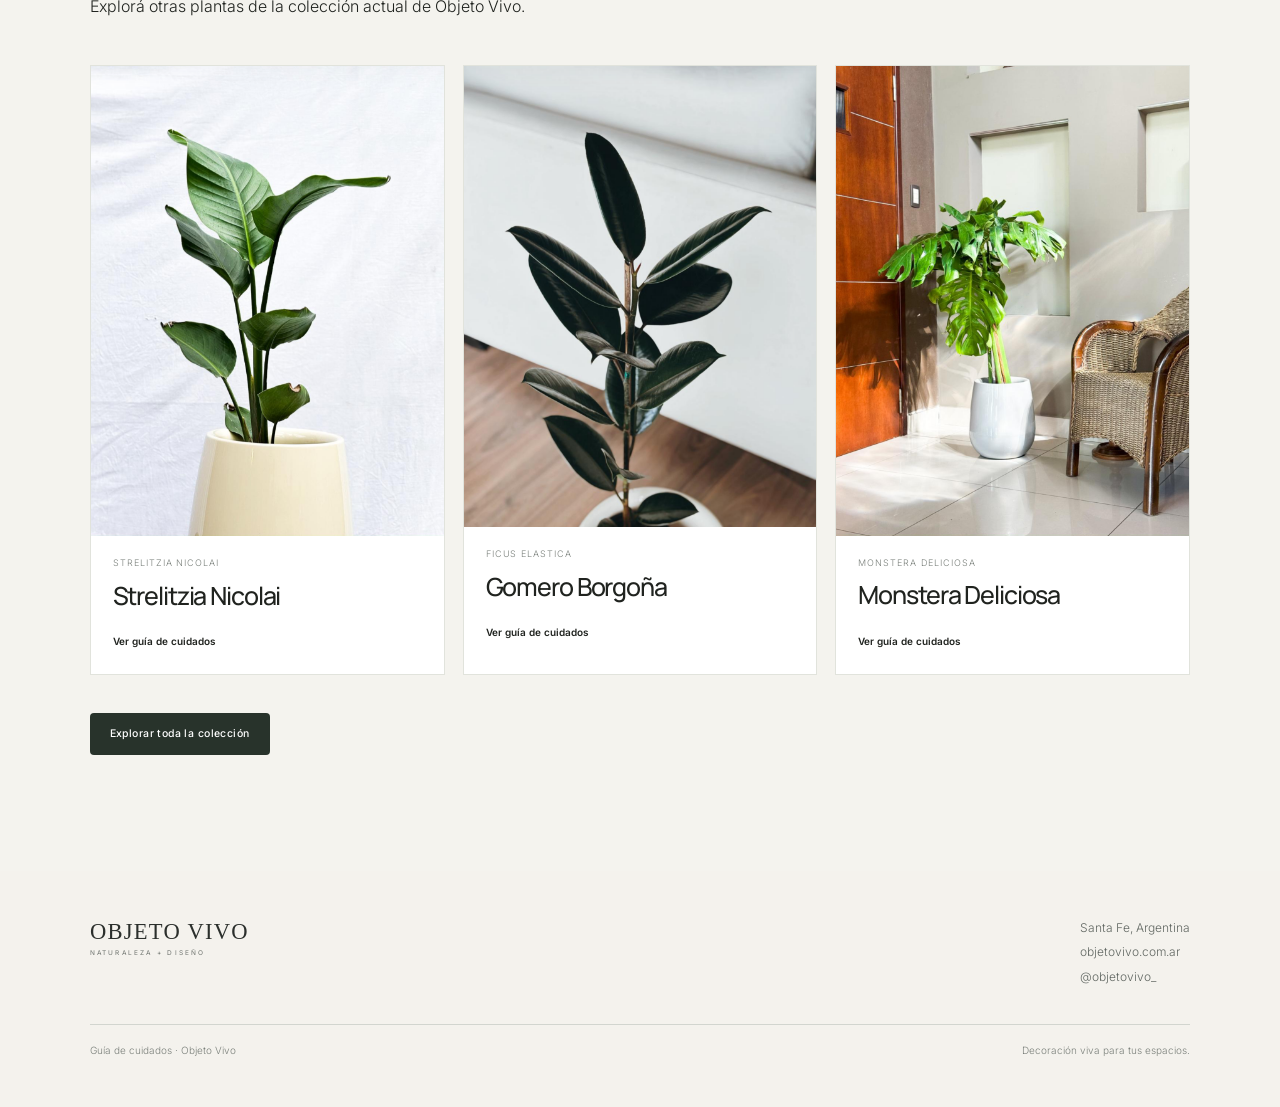
<file: olivo.html>
<!doctype html>
<html lang="es">
<head>
  <meta charset="utf-8" />
  <meta name="viewport" content="width=device-width, initial-scale=1" />
  <meta name="theme-color" content="#f7f5f0" />
  <title>Olivo | Guía de Cuidados · Objeto Vivo</title>
  <meta name="description" content="Guía de cuidados del Olivo: luz, riego, drenaje, trasplante, cuidados por estación y problemas frecuentes." />
  <link rel="preconnect" href="https://fonts.googleapis.com"><link rel="preconnect" href="https://fonts.gstatic.com" crossorigin>
  <link href="https://fonts.googleapis.com/css2?family=Inter:wght@300;400;500;600&family=Manrope:wght@400;500;600&display=swap" rel="stylesheet">
  <link rel="stylesheet" href="styles.css?v=clean-20260811" />
</head>
<body>
<header class="site-header ov-header"><a class="brand official-brand" href="index.html" aria-label="Objeto Vivo - Guía de cuidados"><span class="official-wordmark">OBJETO VIVO</span><span class="official-tagline">NATURALEZA + DISEÑO</span></a><nav class="header-nav" aria-label="Navegación principal"><a href="index.html#guias">Guías</a><a href="https://objetovivo.com.ar/shop/" target="_blank" rel="noopener">Productos</a><a href="https://objetovivo.com.ar/sobre-nosotros/" target="_blank" rel="noopener">Sobre nosotros</a></nav><a class="cart-link" href="https://objetovivo.com.ar/shop/" target="_blank" rel="noopener" aria-label="Ir a la tienda"><svg viewBox="0 0 28 28"><path d="M3 5h3l2.4 11.1h11.8l2.1-8.1H7.2"/><circle cx="10" cy="22" r="1.4"/><circle cx="20" cy="22" r="1.4"/></svg></a></header>
<main>
<section class="plant-hero"><div class="plant-hero-image"><img src="assets/olivo.png" alt="Olivo de Objeto Vivo" /></div><div class="plant-hero-copy"><a class="back-link" href="index.html#guias">← Todas las guías</a><p class="eyebrow">TU GUÍA DE CUIDADO</p><h1>Olivo</h1><p class="latin">Olea europaea</p><p class="hero-text">Una especie mediterránea de follaje gris verdoso y presencia serena. Para mantenerse compacta y saludable necesita muchísima luz, excelente ventilación y un sustrato que drene con rapidez.</p><div class="quick-tags"><span>Alta luz</span><span>Mediterráneo</span><span>Interior muy luminoso / exterior</span></div><a class="button" href="https://objetovivo.com.ar/product/olivo-en-uovo-l/" target="_blank" rel="noopener" style="margin-top:28px">Ver en la tienda</a></div></section>
<section class="quick-care"><article><span class="care-icon"><svg viewBox="0 0 32 32"><circle cx="16" cy="16" r="5"/><path d="M16 2v6M16 24v6M2 16h6M24 16h6M6.1 6.1l4.2 4.2M21.7 21.7l4.2 4.2M25.9 6.1l-4.2 4.2M10.3 21.7l-4.2 4.2"/></svg></span><h3>Luz</h3><p>Sol directo o la máxima luz natural disponible. Cuanta más claridad estable, mejor.</p></article><article><span class="care-icon"><svg viewBox="0 0 32 32"><path d="M16 3C13 8 8 13 8 20a8 8 0 0 0 16 0c0-7-5-12-8-17Z"/></svg></span><h3>Riego</h3><p>Moderado. Dejá secar parte del sustrato antes de volver a regar.</p></article><article><span class="care-icon"><svg viewBox="0 0 32 32"><path d="M6 22c5-11 13-15 21-16-1 9-5 18-17 20"/><path d="M9 24c6-7 10-10 16-14"/></svg></span><h3>Humedad</h3><p>Baja a media. Prefiere aire circulante y no necesita humedad tropical.</p></article><article><span class="care-icon"><svg viewBox="0 0 32 32"><path d="M7 16 16 8l9 8v10H7Z"/><path d="M12 26v-7h8v7"/></svg></span><h3>Ubicación</h3><p>Preferentemente exterior soleado, con buena ventilación. En maceta, protegelo de heladas intensas.</p></article></section>
<section class="content-section two-col"><div class="section-heading sticky-heading"><p class="eyebrow">LO ESENCIAL</p><h2>Cómo cuidar<br>tu Olivo.</h2></div><div class="care-list">
<article class="care-block"><span class="number">01</span><div><h3>Luz</h3><p>El olivo necesita mucha luz para conservar un crecimiento compacto. Lo ideal es que reciba varias horas de sol directo. Priorizá una ubicación exterior con varias horas de sol directo. Una ventana luminosa no suele sustituir la exposición solar que necesita a largo plazo.</p></div></article>
<article class="care-block"><span class="number">02</span><div><h3>Riego</h3><p>Regá a fondo y dejá que el exceso de agua salga completamente. Esperá a que una parte importante del sustrato se haya secado antes del siguiente riego. Tolera mejor una leve sequedad que raíces permanentemente mojadas.</p></div></article>
<article class="care-block"><span class="number">03</span><div><h3>Drenaje</h3><p>Es uno de los puntos más importantes. Usá una mezcla suelta y drenante y una maceta con orificios libres. Nunca dejes agua acumulada en el plato o cubremaceta.</p></div></article>
<article class="care-block"><span class="number">04</span><div><h3>Temperatura y ventilación</h3><p>Prefiere ambientes ventilados y tolera mejor el aire seco que las especies tropicales. Evitá espacios cerrados, oscuros o excesivamente húmedos y en maceta protegelo de heladas intensas y de cambios térmicos extremos.</p></div></article>
<article class="care-block"><span class="number">05</span><div><h3>Poda y fertilización</h3><p>Podá ramas secas o demasiado largas para conservar la forma. Durante primavera y verano podés fertilizar de forma moderada; evitá sobrealimentar una planta con poca luz.</p></div></article>
<article class="care-block"><span class="number">06</span><div><h3>Trasplante</h3><p>Trasplantá cuando las raíces hayan ocupado la mayor parte del recipiente o el sustrato haya perdido drenaje. Elegí una maceta apenas mayor para que la mezcla no permanezca húmeda demasiado tiempo.</p></div></article>
</div></section>
<section class="season-section"><div class="section-heading centered"><p class="eyebrow">SANTA FE · ARGENTINA</p><h2>Un cuidado para<br>cada estación.</h2><p>El comportamiento del olivo cambia con la luz, la temperatura y la velocidad con la que se seca el sustrato.</p></div><div class="season-grid">
<article class="season-card"><span class="season-mark">01</span><p class="season-name">PRIMAVERA</p><h3>Volver a activarse.</h3><p>Con días más largos comienza una etapa de crecimiento activo. Es un buen momento para revisar raíces, podar y retomar la fertilización.</p><ul><li>Aumentar exposición solar gradualmente</li><li>Fertilización moderada</li><li>Buen momento para trasplante</li></ul></article>
<article class="season-card"><span class="season-mark">02</span><p class="season-name">VERANO</p><h3>Sol con riego atento.</h3><p>El calor de Santa Fe puede secar el sustrato con rapidez. Revisalo con frecuencia, especialmente si la maceta está al exterior, pero evitá regar mientras todavía esté húmedo.</p><ul><li>Controlar sustrato con frecuencia</li><li>Mantener excelente drenaje</li><li>Evitar acumulación de agua</li></ul></article>
<article class="season-card"><span class="season-mark">03</span><p class="season-name">OTOÑO</p><h3>Bajar gradualmente.</h3><p>A medida que disminuye la intensidad de luz, el consumo de agua también puede reducirse. Espaciá riegos y disminuí la fertilización.</p><ul><li>Reducir fertilización</li><li>Mantener exposición luminosa</li><li>Espaciar riegos</li></ul></article>
<article class="season-card"><span class="season-mark">04</span><p class="season-name">INVIERNO</p><h3>Más seco y luminoso.</h3><p>En invierno el sustrato tarda más en secarse. Mantenelo en la ubicación más luminosa disponible y protegé las raíces en maceta de heladas intensas.</p><ul><li>Menor frecuencia de riego</li><li>Máxima luz disponible</li><li>Evitar sustrato constantemente húmedo</li></ul></article>
</div></section>
<section class="content-section problems-section"><div class="section-heading"><p class="eyebrow">LEÉ SUS SEÑALES</p><h2>Problemas<br>frecuentes.</h2></div><div class="problem-list">
<details open><summary><span>Caída de hojas</span><b>+</b></summary><p>Puede aparecer por falta de luz, exceso de agua o cambios bruscos de ambiente. Revisá primero si la ubicación recibe suficiente sol y si el sustrato permanece húmedo demasiado tiempo.</p></details>
<details><summary><span>Hojas amarillas</span><b>+</b></summary><p>Suelen indicar problemas de riego o drenaje. Si el sustrato está húmedo durante muchos días, espaciá los riegos y comprobá que el agua pueda salir con facilidad.</p></details>
<details><summary><span>Puntas secas o hojas quebradizas</span><b>+</b></summary><p>Puede ocurrir cuando la planta pasa demasiado tiempo seca, recibe calor extremo o atraviesa un cambio fuerte de ambiente. Ajustá el riego según el sustrato, no por calendario.</p></details>
<details><summary><span>Crecimiento débil o alargado</span><b>+</b></summary><p>Generalmente necesita más luz. Un olivo que recibe poca iluminación tiende a perder densidad y a producir ramas débiles.</p></details>
<details><summary><span>Manchas oscuras</span><b>+</b></summary><p>Podrían relacionarse con exceso de humedad, frío o problemas foliares favorecidos por poca ventilación. Retirá hojas muy afectadas y corregí primero las condiciones de cultivo.</p></details>
<details><summary><span>Plagas</span><b>+</b></summary><p>Revisá regularmente hojas y ramas. Cochinillas y ácaros pueden aparecer, especialmente en ejemplares estresados o mantenidos en interior durante períodos prolongados.</p></details>
</div></section>
<section class="note-section"><p class="eyebrow">IMPORTANTE</p><p>El olivo no se considera una planta ornamental típicamente tóxica, pero conviene evitar que niños o mascotas mastiquen hojas, ramas o sustrato y mantener fuera de su alcance productos de fertilización o tratamiento.</p></section>
<section class="related-section"><div class="section-heading"><p class="eyebrow">SEGUÍ SUMANDO VERDE</p><h2>También podrían<br>gustarte.</h2><p>Explorá otras plantas de la colección actual de Objeto Vivo.</p></div><div class="related-grid">
<a href="strelitzia-nicolai.html" class="related-card"><img src="assets/strelitzia-nicolai.png" alt="Strelitzia Nicolai"><p>Strelitzia nicolai</p><h3>Strelitzia Nicolai</h3><span>Ver guía de cuidados</span></a>
<a href="gomero-borgona.html" class="related-card"><img src="assets/gomero-borgona.png" alt="Gomero Borgoña"><p>Ficus elastica</p><h3>Gomero Borgoña</h3><span>Ver guía de cuidados</span></a>
<a href="monstera-deliciosa.html" class="related-card"><img src="assets/monstera-deliciosa.png" alt="Monstera Deliciosa"><p>Monstera deliciosa</p><h3>Monstera Deliciosa</h3><span>Ver guía de cuidados</span></a>
</div><a class="button centered-button" href="https://objetovivo.com.ar/shop/" target="_blank" rel="noopener">Explorar toda la colección</a></section>
</main>
<footer class="ov-footer"><div class="footer-main"><div class="brand footer-brand official-brand"><span class="official-wordmark">OBJETO VIVO</span><span class="official-tagline">NATURALEZA + DISEÑO</span></div><div class="footer-contact"><p>Santa Fe, Argentina</p><a href="https://objetovivo.com.ar/" target="_blank" rel="noopener">objetovivo.com.ar</a><a href="https://www.instagram.com/objetovivo_/" target="_blank" rel="noopener">@objetovivo_</a></div></div><div class="footer-bottom"><span>Guía de cuidados · Objeto Vivo</span><span>Decoración viva para tus espacios.</span></div></footer>
<!-- Cloudflare Web Analytics --><script type='module' src='https://static.cloudflareinsights.com/beacon.min.js' data-cf-beacon='{"token": "d237b475c9e8493392c6d5d0401ebea4"}'></script><!-- End Cloudflare Web Analytics -->
</body></html>
</file>
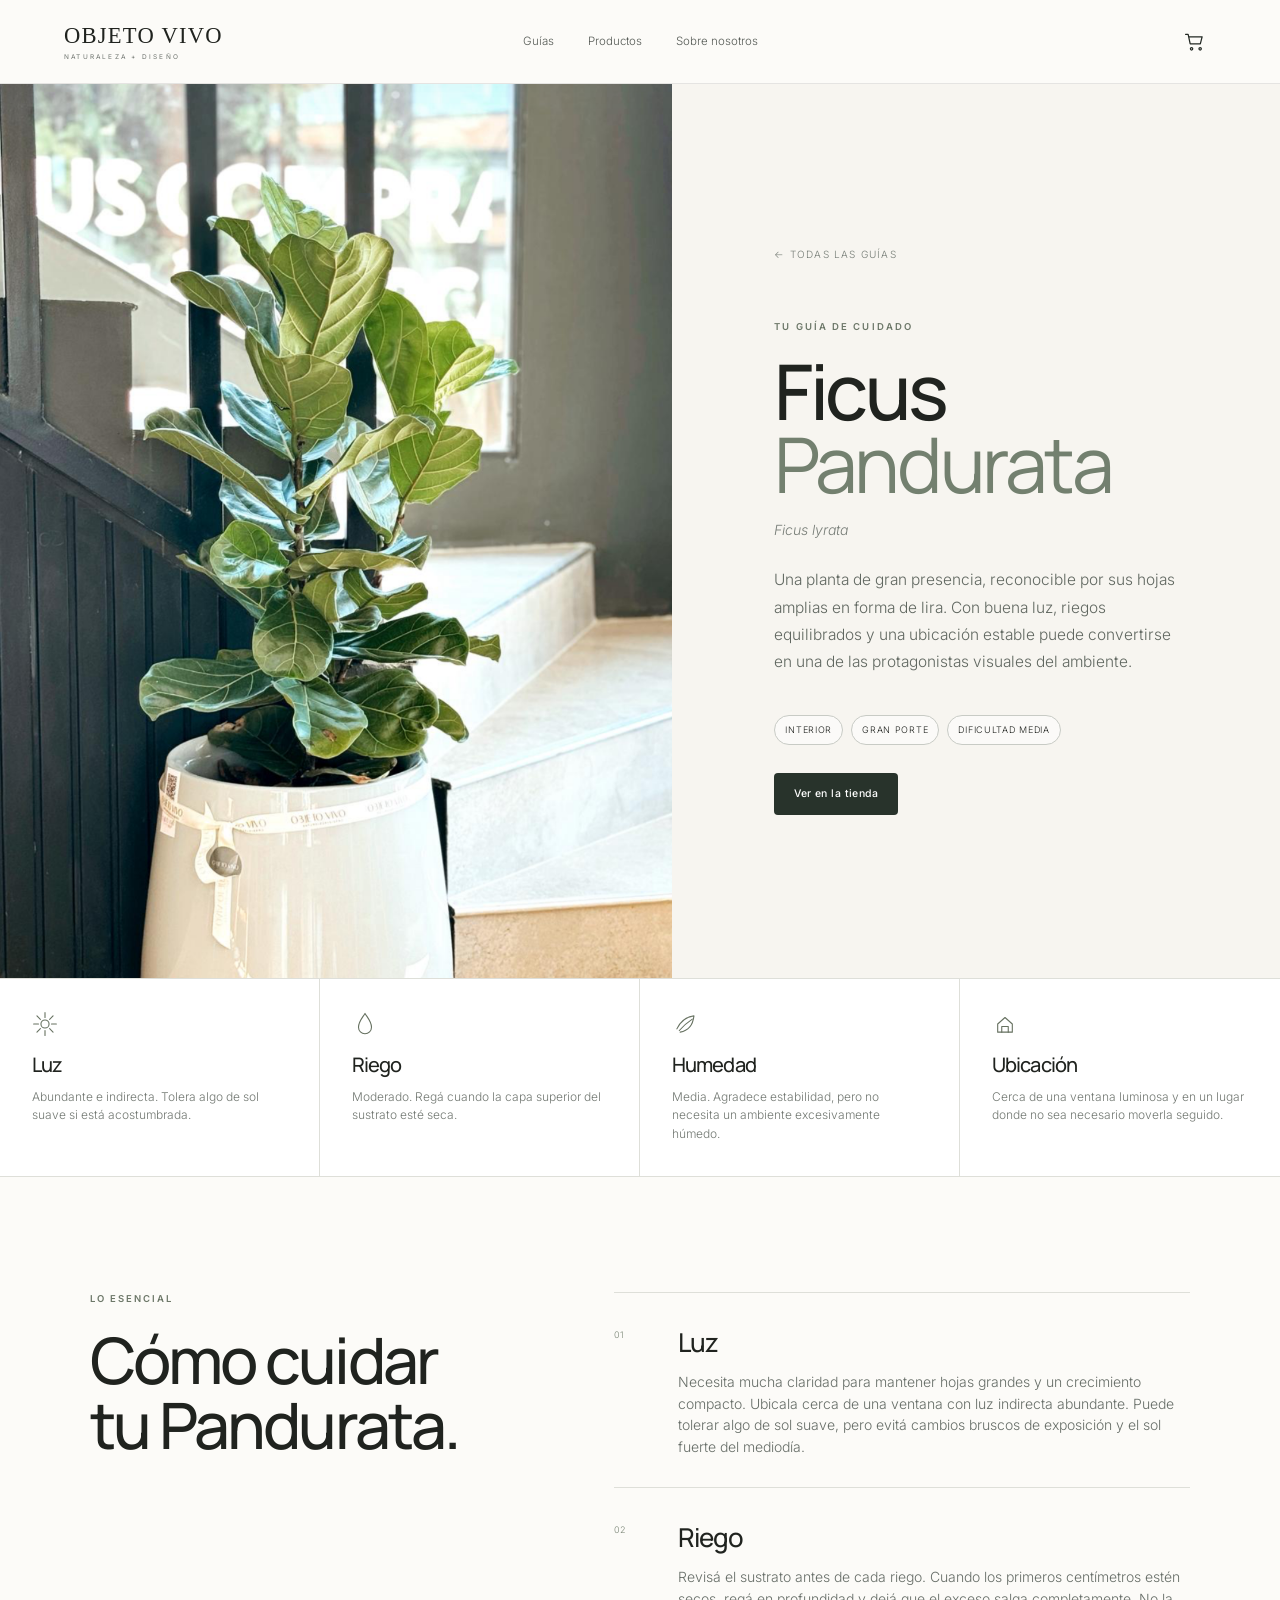
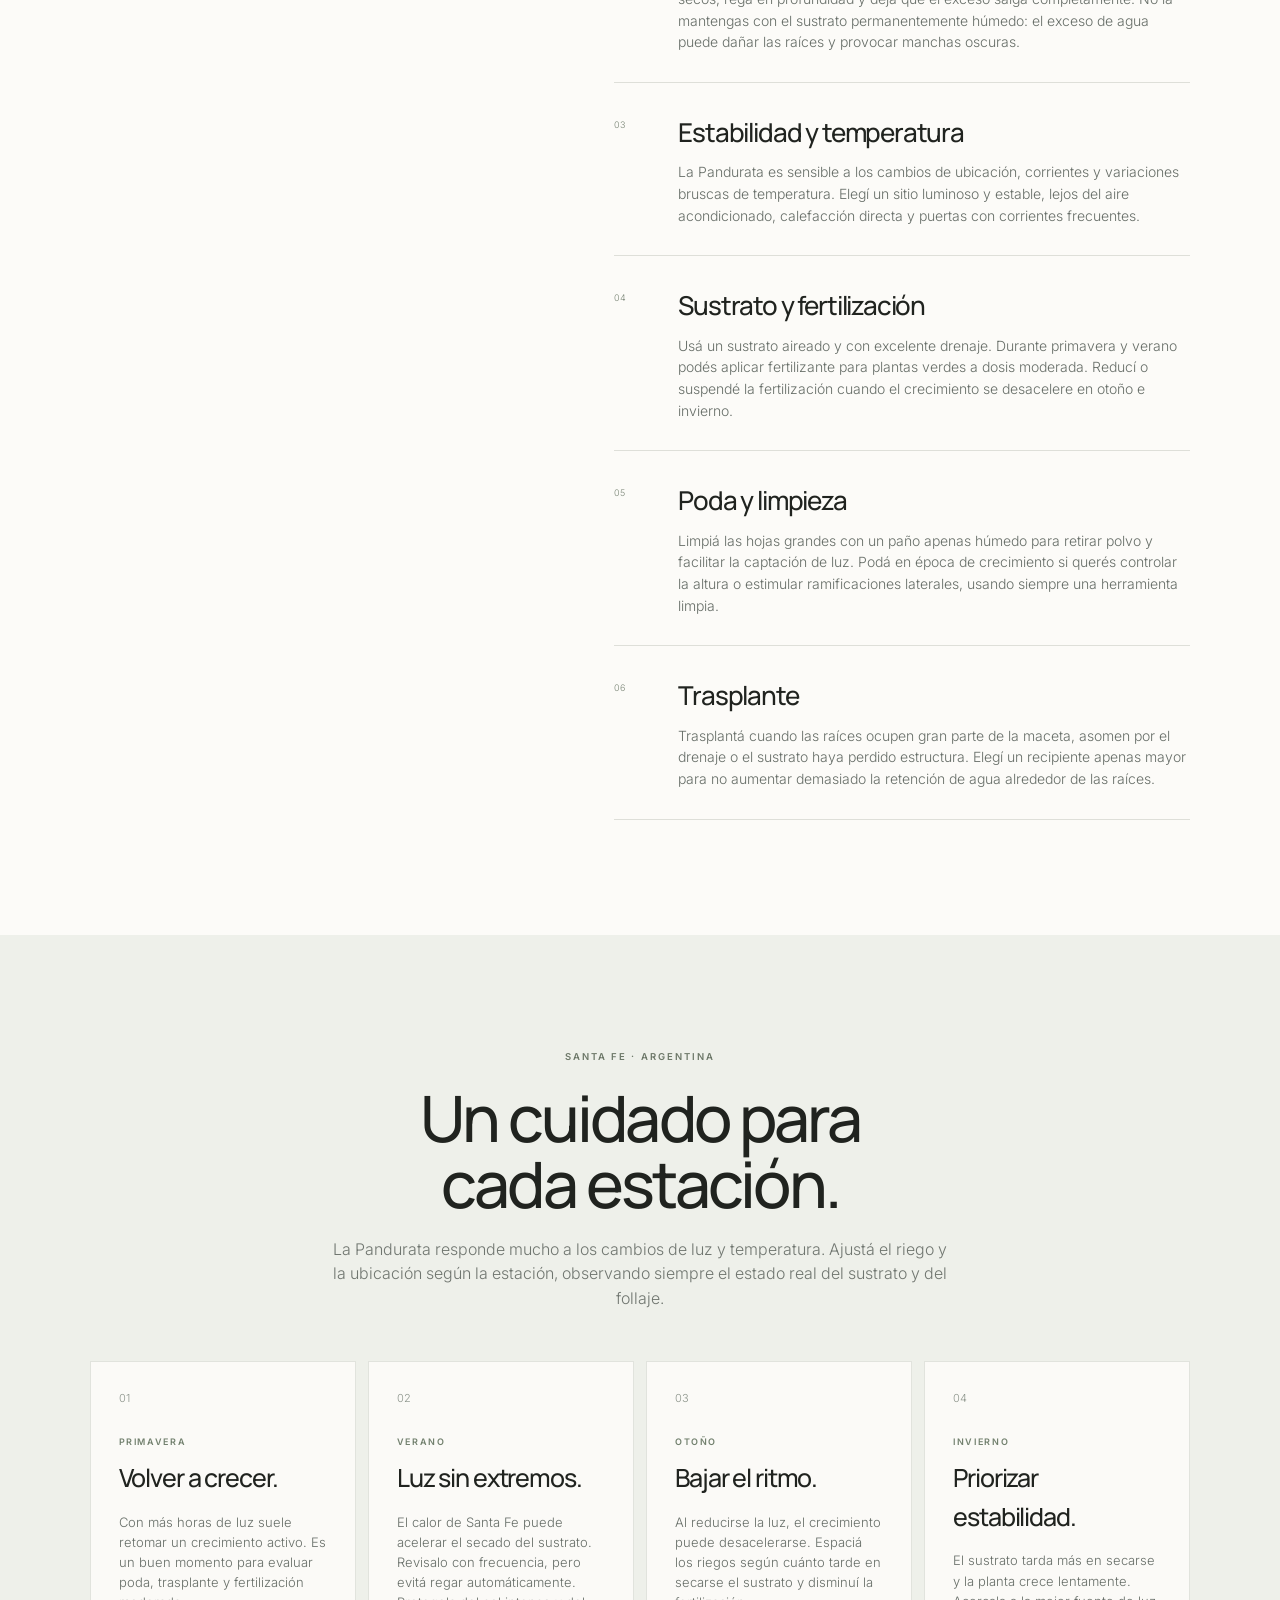
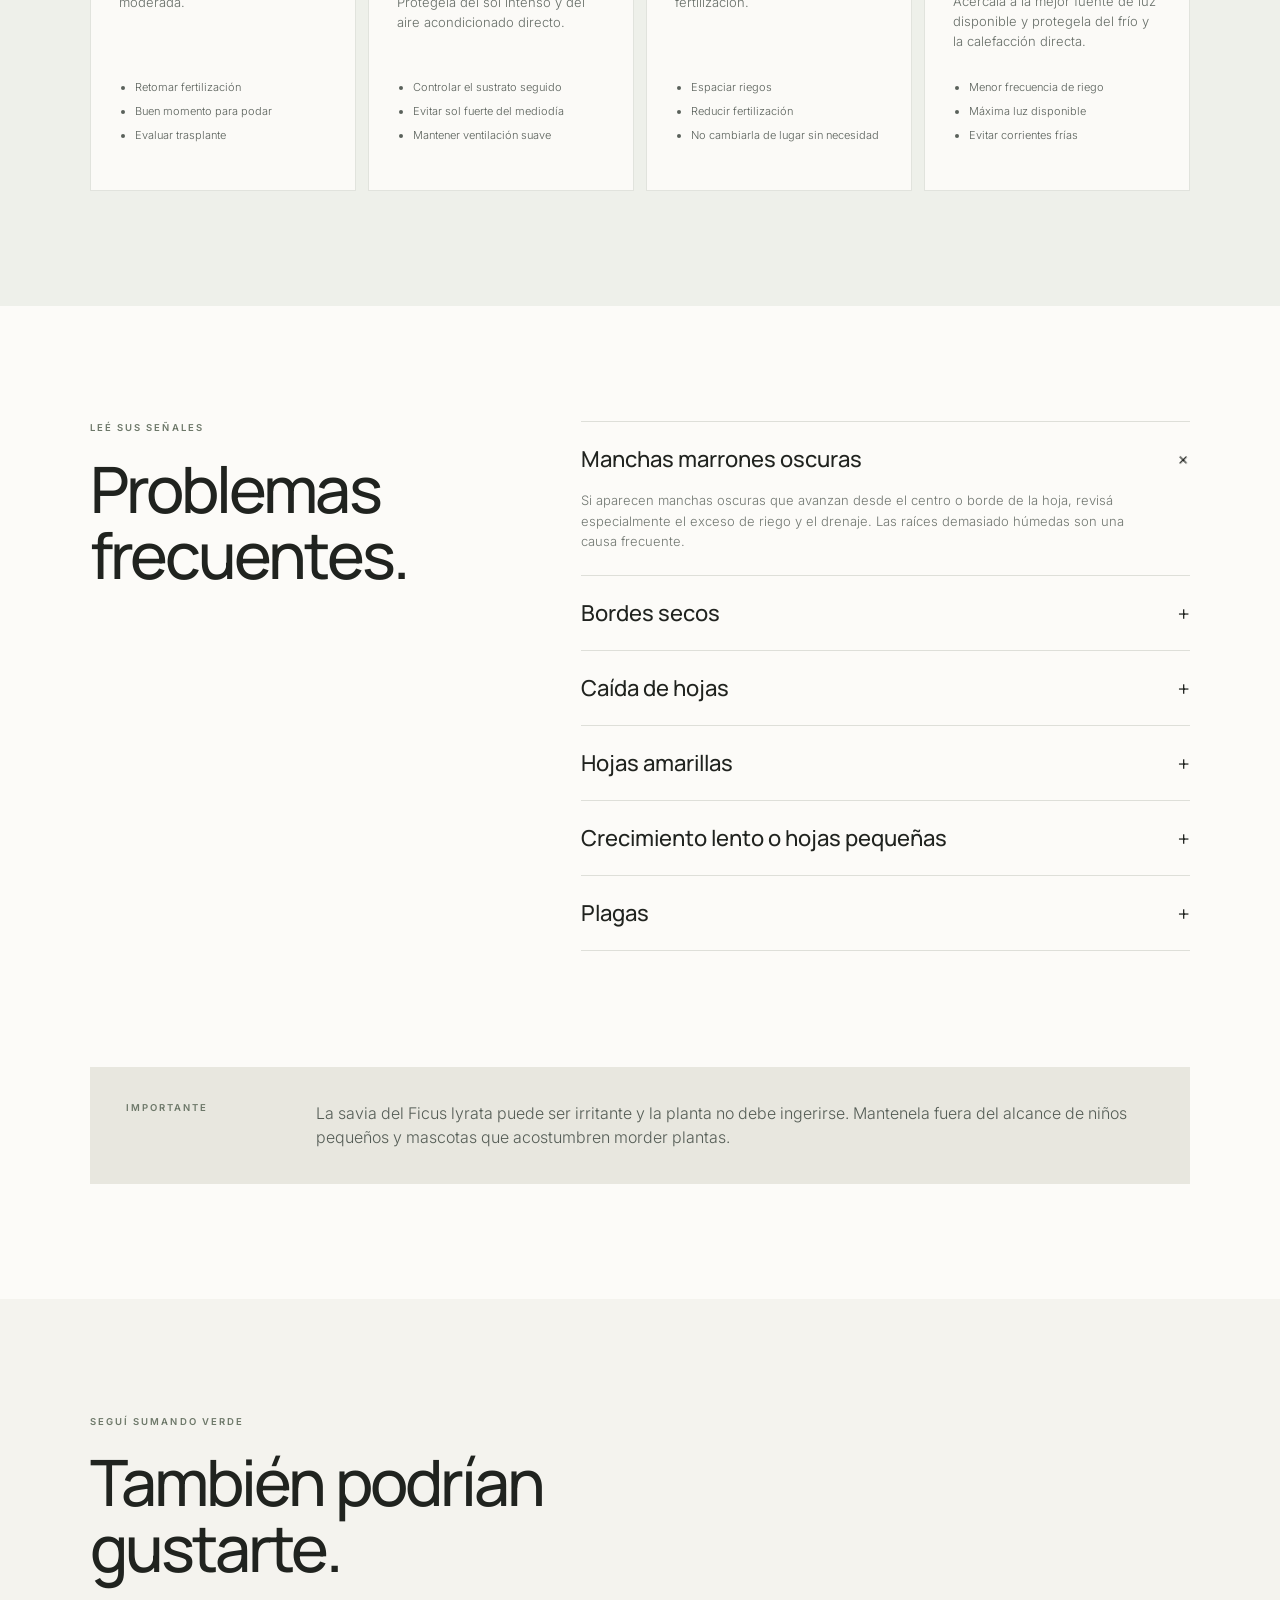
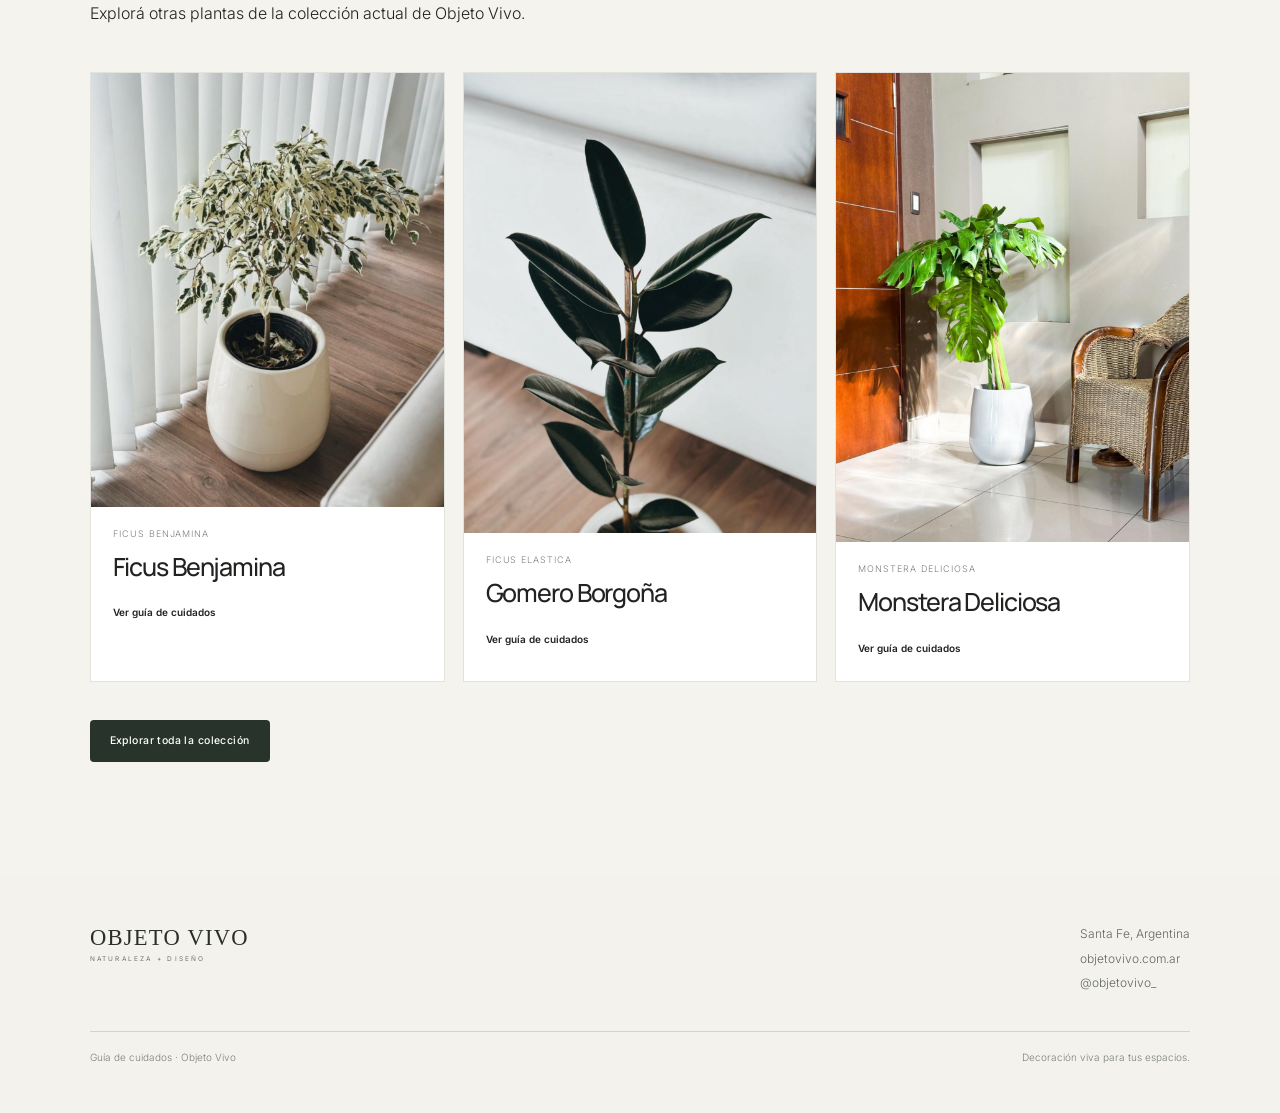
<file: pandurata.html>
<!doctype html>
<html lang="es">
<head>
  <meta charset="utf-8" />
  <meta name="viewport" content="width=device-width, initial-scale=1" />
  <meta name="theme-color" content="#f7f5f0" />
  <title>Pandurata | Guía de Cuidados · Objeto Vivo</title>
  <meta name="description" content="Guía de cuidados de la Pandurata: luz, riego, humedad, poda, trasplante, cuidados por estación y problemas frecuentes." />
  <link rel="preconnect" href="https://fonts.googleapis.com"><link rel="preconnect" href="https://fonts.gstatic.com" crossorigin>
  <link href="https://fonts.googleapis.com/css2?family=Inter:wght@300;400;500;600&family=Manrope:wght@400;500;600&display=swap" rel="stylesheet">
  <link rel="stylesheet" href="styles.css?v=clean-20260811-pandurata" />
</head>
<body>
<header class="site-header ov-header"><a class="brand official-brand" href="index.html" aria-label="Objeto Vivo - Guía de cuidados"><span class="official-wordmark">OBJETO VIVO</span><span class="official-tagline">NATURALEZA + DISEÑO</span></a><nav class="header-nav" aria-label="Navegación principal"><a href="index.html#guias">Guías</a><a href="https://objetovivo.com.ar/shop/" target="_blank" rel="noopener">Productos</a><a href="https://objetovivo.com.ar/sobre-nosotros/" target="_blank" rel="noopener">Sobre nosotros</a></nav><a class="cart-link" href="https://objetovivo.com.ar/shop/" target="_blank" rel="noopener" aria-label="Ir a la tienda"><svg viewBox="0 0 28 28"><path d="M3 5h3l2.4 11.1h11.8l2.1-8.1H7.2"/><circle cx="10" cy="22" r="1.4"/><circle cx="20" cy="22" r="1.4"/></svg></a></header>
<main>
<section class="plant-hero"><div class="plant-hero-image"><img src="assets/pandurata.png" alt="Pandurata de Objeto Vivo" /></div><div class="plant-hero-copy"><a class="back-link" href="index.html#guias">← Todas las guías</a><p class="eyebrow">TU GUÍA DE CUIDADO</p><h1>Ficus<br><em>Pandurata</em></h1><p class="latin">Ficus lyrata</p><p class="hero-text">Una planta de gran presencia, reconocible por sus hojas amplias en forma de lira. Con buena luz, riegos equilibrados y una ubicación estable puede convertirse en una de las protagonistas visuales del ambiente.</p><div class="quick-tags"><span>Interior</span><span>Gran porte</span><span>Dificultad media</span></div><a class="button" href="https://objetovivo.com.ar/product/pandurata/" target="_blank" rel="noopener" style="margin-top:28px">Ver en la tienda</a></div></section>
<section class="quick-care"><article><span class="care-icon"><svg viewBox="0 0 32 32"><circle cx="16" cy="16" r="5"/><path d="M16 2v6M16 24v6M2 16h6M24 16h6M6.1 6.1l4.2 4.2M21.7 21.7l4.2 4.2M25.9 6.1l-4.2 4.2M10.3 21.7l-4.2 4.2"/></svg></span><h3>Luz</h3><p>Abundante e indirecta. Tolera algo de sol suave si está acostumbrada.</p></article><article><span class="care-icon"><svg viewBox="0 0 32 32"><path d="M16 3C13 8 8 13 8 20a8 8 0 0 0 16 0c0-7-5-12-8-17Z"/></svg></span><h3>Riego</h3><p>Moderado. Regá cuando la capa superior del sustrato esté seca.</p></article><article><span class="care-icon"><svg viewBox="0 0 32 32"><path d="M6 22c5-11 13-15 21-16-1 9-5 18-17 20"/><path d="M9 24c6-7 10-10 16-14"/></svg></span><h3>Humedad</h3><p>Media. Agradece estabilidad, pero no necesita un ambiente excesivamente húmedo.</p></article><article><span class="care-icon"><svg viewBox="0 0 32 32"><path d="M7 16 16 8l9 8v10H7Z"/><path d="M12 26v-7h8v7"/></svg></span><h3>Ubicación</h3><p>Cerca de una ventana luminosa y en un lugar donde no sea necesario moverla seguido.</p></article></section>
<section class="content-section two-col"><div class="section-heading sticky-heading"><p class="eyebrow">LO ESENCIAL</p><h2>Cómo cuidar<br>tu Pandurata.</h2></div><div class="care-list">
<article class="care-block"><span class="number">01</span><div><h3>Luz</h3><p>Necesita mucha claridad para mantener hojas grandes y un crecimiento compacto. Ubicala cerca de una ventana con luz indirecta abundante. Puede tolerar algo de sol suave, pero evitá cambios bruscos de exposición y el sol fuerte del mediodía.</p></div></article>
<article class="care-block"><span class="number">02</span><div><h3>Riego</h3><p>Revisá el sustrato antes de cada riego. Cuando los primeros centímetros estén secos, regá en profundidad y dejá que el exceso salga completamente. No la mantengas con el sustrato permanentemente húmedo: el exceso de agua puede dañar las raíces y provocar manchas oscuras.</p></div></article>
<article class="care-block"><span class="number">03</span><div><h3>Estabilidad y temperatura</h3><p>La Pandurata es sensible a los cambios de ubicación, corrientes y variaciones bruscas de temperatura. Elegí un sitio luminoso y estable, lejos del aire acondicionado, calefacción directa y puertas con corrientes frecuentes.</p></div></article>
<article class="care-block"><span class="number">04</span><div><h3>Sustrato y fertilización</h3><p>Usá un sustrato aireado y con excelente drenaje. Durante primavera y verano podés aplicar fertilizante para plantas verdes a dosis moderada. Reducí o suspendé la fertilización cuando el crecimiento se desacelere en otoño e invierno.</p></div></article>
<article class="care-block"><span class="number">05</span><div><h3>Poda y limpieza</h3><p>Limpiá las hojas grandes con un paño apenas húmedo para retirar polvo y facilitar la captación de luz. Podá en época de crecimiento si querés controlar la altura o estimular ramificaciones laterales, usando siempre una herramienta limpia.</p></div></article>
<article class="care-block"><span class="number">06</span><div><h3>Trasplante</h3><p>Trasplantá cuando las raíces ocupen gran parte de la maceta, asomen por el drenaje o el sustrato haya perdido estructura. Elegí un recipiente apenas mayor para no aumentar demasiado la retención de agua alrededor de las raíces.</p></div></article>
</div></section>
<section class="season-section"><div class="section-heading centered"><p class="eyebrow">SANTA FE · ARGENTINA</p><h2>Un cuidado para<br>cada estación.</h2><p>La Pandurata responde mucho a los cambios de luz y temperatura. Ajustá el riego y la ubicación según la estación, observando siempre el estado real del sustrato y del follaje.</p></div><div class="season-grid">
<article class="season-card"><span class="season-mark">01</span><p class="season-name">PRIMAVERA</p><h3>Volver a crecer.</h3><p>Con más horas de luz suele retomar un crecimiento activo. Es un buen momento para evaluar poda, trasplante y fertilización moderada.</p><ul><li>Retomar fertilización</li><li>Buen momento para podar</li><li>Evaluar trasplante</li></ul></article>
<article class="season-card"><span class="season-mark">02</span><p class="season-name">VERANO</p><h3>Luz sin extremos.</h3><p>El calor de Santa Fe puede acelerar el secado del sustrato. Revisalo con frecuencia, pero evitá regar automáticamente. Protegela del sol intenso y del aire acondicionado directo.</p><ul><li>Controlar el sustrato seguido</li><li>Evitar sol fuerte del mediodía</li><li>Mantener ventilación suave</li></ul></article>
<article class="season-card"><span class="season-mark">03</span><p class="season-name">OTOÑO</p><h3>Bajar el ritmo.</h3><p>Al reducirse la luz, el crecimiento puede desacelerarse. Espaciá los riegos según cuánto tarde en secarse el sustrato y disminuí la fertilización.</p><ul><li>Espaciar riegos</li><li>Reducir fertilización</li><li>No cambiarla de lugar sin necesidad</li></ul></article>
<article class="season-card"><span class="season-mark">04</span><p class="season-name">INVIERNO</p><h3>Priorizar estabilidad.</h3><p>El sustrato tarda más en secarse y la planta crece lentamente. Acercala a la mejor fuente de luz disponible y protegela del frío y la calefacción directa.</p><ul><li>Menor frecuencia de riego</li><li>Máxima luz disponible</li><li>Evitar corrientes frías</li></ul></article>
</div></section>
<section class="content-section problems-section"><div class="section-heading"><p class="eyebrow">LEÉ SUS SEÑALES</p><h2>Problemas<br>frecuentes.</h2></div><div class="problem-list">
<details open><summary><span>Manchas marrones oscuras</span><b>+</b></summary><p>Si aparecen manchas oscuras que avanzan desde el centro o borde de la hoja, revisá especialmente el exceso de riego y el drenaje. Las raíces demasiado húmedas son una causa frecuente.</p></details>
<details><summary><span>Bordes secos</span><b>+</b></summary><p>Pueden relacionarse con aire seco, riegos irregulares o exposición a calor directo. Buscá mayor estabilidad y evitá compensar con exceso de agua.</p></details>
<details><summary><span>Caída de hojas</span><b>+</b></summary><p>Puede ocurrir por cambios bruscos de ubicación, frío, poca luz o problemas de riego. Revisá qué cambió recientemente antes de modificar varias condiciones al mismo tiempo.</p></details>
<details><summary><span>Hojas amarillas</span><b>+</b></summary><p>Suelen indicar exceso de agua o un sustrato que permanece húmedo demasiado tiempo. Comprobá el drenaje y dejá secar parcialmente antes del próximo riego.</p></details>
<details><summary><span>Crecimiento lento o hojas pequeñas</span><b>+</b></summary><p>La falta de luz es una causa frecuente. Acercala gradualmente a una ubicación más luminosa y revisá si las raíces necesitan más espacio.</p></details>
<details><summary><span>Plagas</span><b>+</b></summary><p>Arañuela y cochinilla pueden aparecer en hojas grandes, especialmente en ambientes secos. Revisá el envés, nervaduras y tallos si observás puntitos, pérdida de brillo o telarañas finas.</p></details>
</div></section>
<section class="note-section"><p class="eyebrow">IMPORTANTE</p><p>La savia del Ficus lyrata puede ser irritante y la planta no debe ingerirse. Mantenela fuera del alcance de niños pequeños y mascotas que acostumbren morder plantas.</p></section>
<section class="related-section"><div class="section-heading"><p class="eyebrow">SEGUÍ SUMANDO VERDE</p><h2>También podrían<br>gustarte.</h2><p>Explorá otras plantas de la colección actual de Objeto Vivo.</p></div><div class="related-grid">
<a href="ficus-benjamina.html" class="related-card"><img src="assets/ficus-benjamina.png" alt="Ficus Benjamina"><p>Ficus benjamina</p><h3>Ficus Benjamina</h3><span>Ver guía de cuidados</span></a>
<a href="gomero-borgona.html" class="related-card"><img src="assets/gomero-borgona.png" alt="Gomero Borgoña"><p>Ficus elastica</p><h3>Gomero Borgoña</h3><span>Ver guía de cuidados</span></a>
<a href="monstera-deliciosa.html" class="related-card"><img src="assets/monstera-deliciosa.png" alt="Monstera Deliciosa"><p>Monstera deliciosa</p><h3>Monstera Deliciosa</h3><span>Ver guía de cuidados</span></a>
</div><a class="button centered-button" href="https://objetovivo.com.ar/shop/" target="_blank" rel="noopener">Explorar toda la colección</a></section>
</main>
<footer class="ov-footer"><div class="footer-main"><div class="brand footer-brand official-brand"><span class="official-wordmark">OBJETO VIVO</span><span class="official-tagline">NATURALEZA + DISEÑO</span></div><div class="footer-contact"><p>Santa Fe, Argentina</p><a href="https://objetovivo.com.ar/" target="_blank" rel="noopener">objetovivo.com.ar</a><a href="https://www.instagram.com/objetovivo_/" target="_blank" rel="noopener">@objetovivo_</a></div></div><div class="footer-bottom"><span>Guía de cuidados · Objeto Vivo</span><span>Decoración viva para tus espacios.</span></div></footer>
<!-- Cloudflare Web Analytics --><script type='module' src='https://static.cloudflareinsights.com/beacon.min.js' data-cf-beacon='{"token": "d237b475c9e8493392c6d5d0401ebea4"}'></script><!-- End Cloudflare Web Analytics -->
</body></html>
</file>
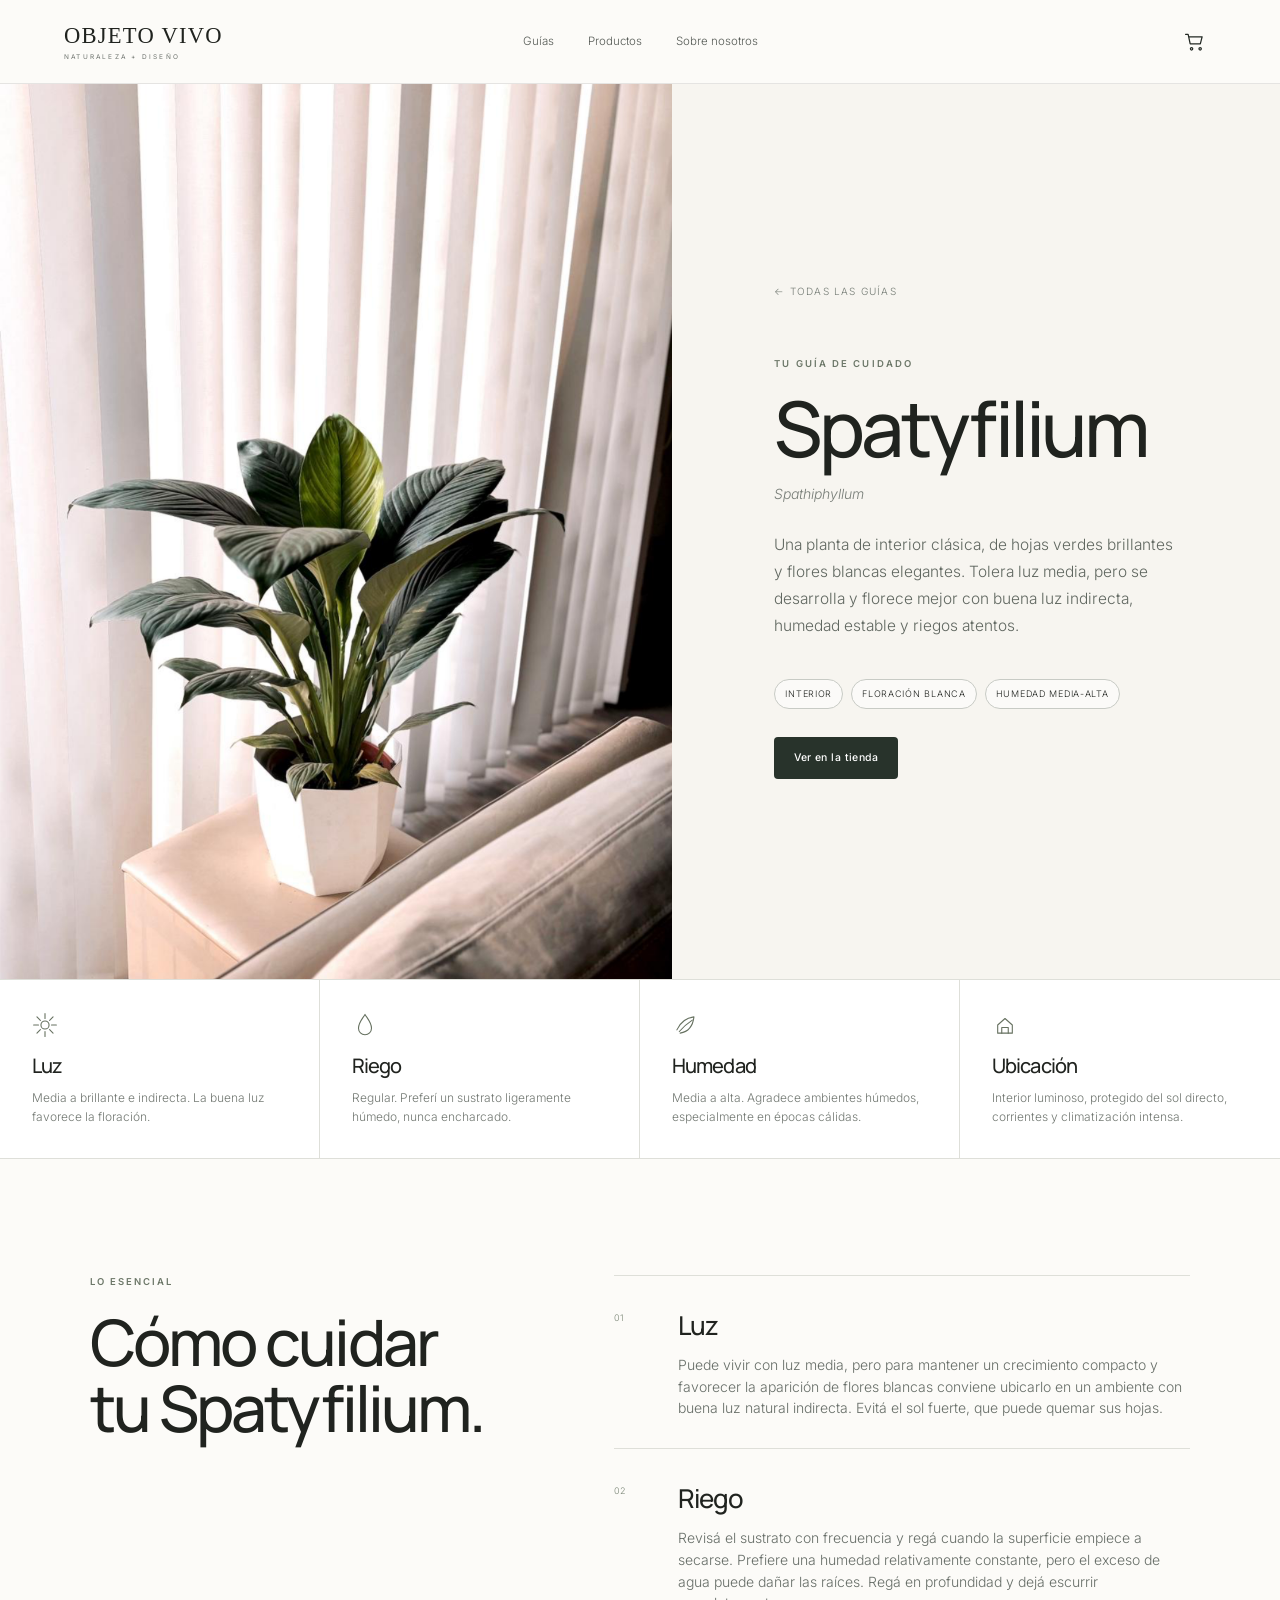
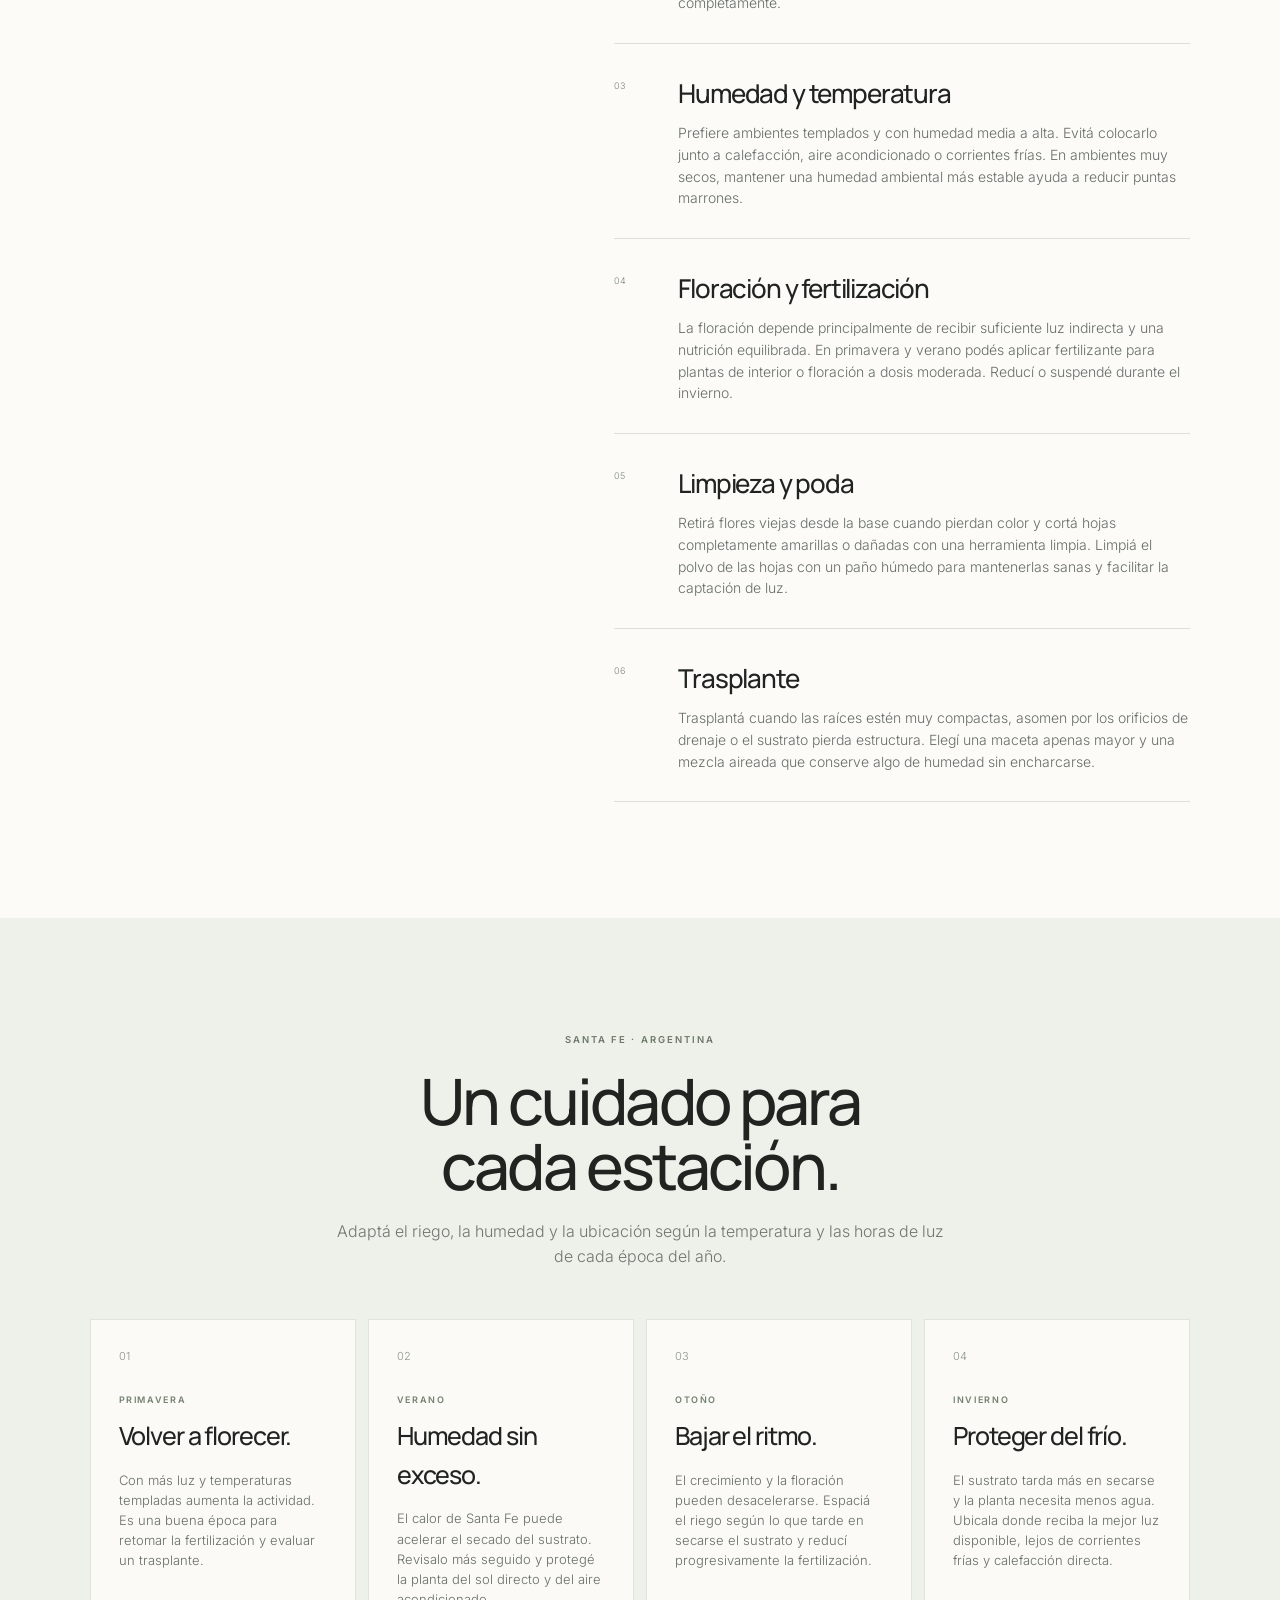
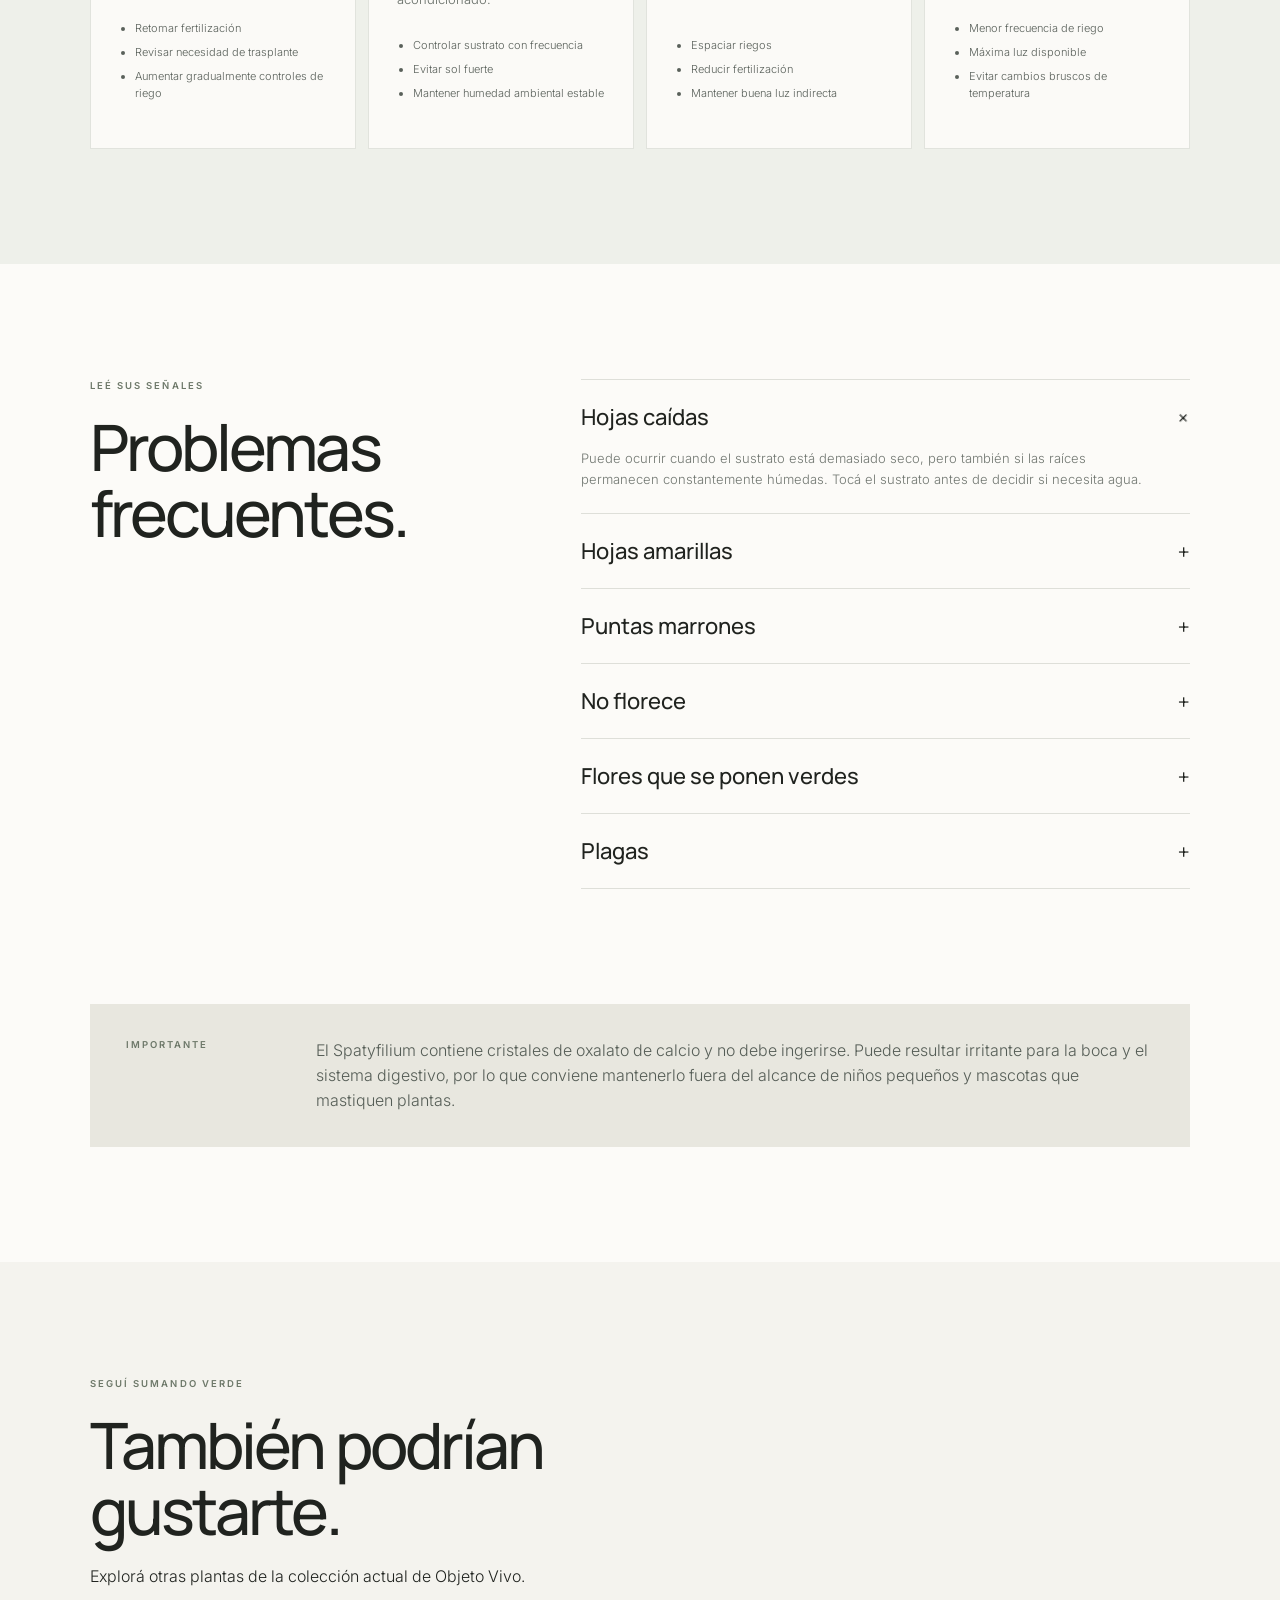
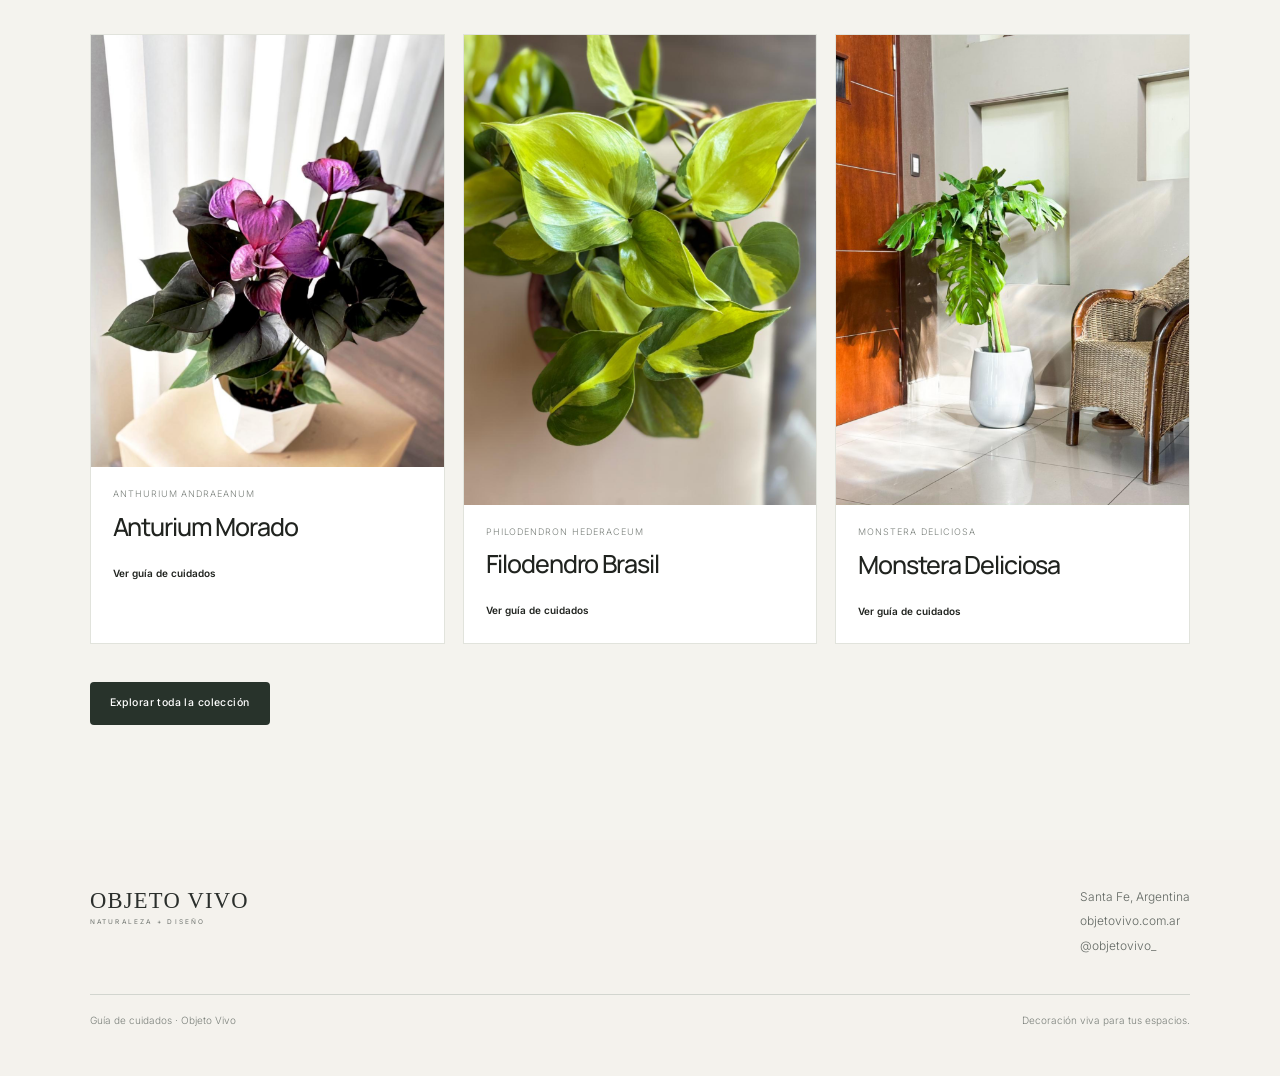
<file: spatyfilium.html>
<!doctype html>
<html lang="es">
<head>
  <meta charset="utf-8" />
  <meta name="viewport" content="width=device-width, initial-scale=1" />
  <meta name="theme-color" content="#f7f5f0" />
  <title>Spatyfilium | Guía de Cuidados · Objeto Vivo</title>
  <meta name="description" content="Guía de cuidados del Spatyfilium: luz, riego, humedad, floración, trasplante, cuidados por estación y problemas frecuentes." />
  <link rel="preconnect" href="https://fonts.googleapis.com"><link rel="preconnect" href="https://fonts.gstatic.com" crossorigin>
  <link href="https://fonts.googleapis.com/css2?family=Inter:wght@300;400;500;600&family=Manrope:wght@400;500;600&display=swap" rel="stylesheet">
  <link rel="stylesheet" href="styles.css?v=clean-20260811-spatyfilium" />
</head>
<body>
<header class="site-header ov-header"><a class="brand official-brand" href="index.html" aria-label="Objeto Vivo - Guía de cuidados"><span class="official-wordmark">OBJETO VIVO</span><span class="official-tagline">NATURALEZA + DISEÑO</span></a><nav class="header-nav" aria-label="Navegación principal"><a href="index.html#guias">Guías</a><a href="https://objetovivo.com.ar/shop/" target="_blank" rel="noopener">Productos</a><a href="https://objetovivo.com.ar/sobre-nosotros/" target="_blank" rel="noopener">Sobre nosotros</a></nav><a class="cart-link" href="https://objetovivo.com.ar/shop/" target="_blank" rel="noopener" aria-label="Ir a la tienda"><svg viewBox="0 0 28 28"><path d="M3 5h3l2.4 11.1h11.8l2.1-8.1H7.2"/><circle cx="10" cy="22" r="1.4"/><circle cx="20" cy="22" r="1.4"/></svg></a></header>
<main>
<section class="plant-hero"><div class="plant-hero-image"><img src="assets/spatyfilium.png" alt="Spatyfilium de Objeto Vivo" /></div><div class="plant-hero-copy"><a class="back-link" href="index.html#guias">← Todas las guías</a><p class="eyebrow">TU GUÍA DE CUIDADO</p><h1>Spatyfilium</h1><p class="latin">Spathiphyllum</p><p class="hero-text">Una planta de interior clásica, de hojas verdes brillantes y flores blancas elegantes. Tolera luz media, pero se desarrolla y florece mejor con buena luz indirecta, humedad estable y riegos atentos.</p><div class="quick-tags"><span>Interior</span><span>Floración blanca</span><span>Humedad media-alta</span></div><a class="button" href="https://objetovivo.com.ar/product/spatyfilium-l-en-diamantada/" target="_blank" rel="noopener" style="margin-top:28px">Ver en la tienda</a></div></section>
<section class="quick-care"><article><span class="care-icon"><svg viewBox="0 0 32 32"><circle cx="16" cy="16" r="5"/><path d="M16 2v6M16 24v6M2 16h6M24 16h6M6.1 6.1l4.2 4.2M21.7 21.7l4.2 4.2M25.9 6.1l-4.2 4.2M10.3 21.7l-4.2 4.2"/></svg></span><h3>Luz</h3><p>Media a brillante e indirecta. La buena luz favorece la floración.</p></article><article><span class="care-icon"><svg viewBox="0 0 32 32"><path d="M16 3C13 8 8 13 8 20a8 8 0 0 0 16 0c0-7-5-12-8-17Z"/></svg></span><h3>Riego</h3><p>Regular. Preferí un sustrato ligeramente húmedo, nunca encharcado.</p></article><article><span class="care-icon"><svg viewBox="0 0 32 32"><path d="M6 22c5-11 13-15 21-16-1 9-5 18-17 20"/><path d="M9 24c6-7 10-10 16-14"/></svg></span><h3>Humedad</h3><p>Media a alta. Agradece ambientes húmedos, especialmente en épocas cálidas.</p></article><article><span class="care-icon"><svg viewBox="0 0 32 32"><path d="M7 16 16 8l9 8v10H7Z"/><path d="M12 26v-7h8v7"/></svg></span><h3>Ubicación</h3><p>Interior luminoso, protegido del sol directo, corrientes y climatización intensa.</p></article></section>
<section class="content-section two-col"><div class="section-heading sticky-heading"><p class="eyebrow">LO ESENCIAL</p><h2>Cómo cuidar<br>tu Spatyfilium.</h2></div><div class="care-list">
<article class="care-block"><span class="number">01</span><div><h3>Luz</h3><p>Puede vivir con luz media, pero para mantener un crecimiento compacto y favorecer la aparición de flores blancas conviene ubicarlo en un ambiente con buena luz natural indirecta. Evitá el sol fuerte, que puede quemar sus hojas.</p></div></article>
<article class="care-block"><span class="number">02</span><div><h3>Riego</h3><p>Revisá el sustrato con frecuencia y regá cuando la superficie empiece a secarse. Prefiere una humedad relativamente constante, pero el exceso de agua puede dañar las raíces. Regá en profundidad y dejá escurrir completamente.</p></div></article>
<article class="care-block"><span class="number">03</span><div><h3>Humedad y temperatura</h3><p>Prefiere ambientes templados y con humedad media a alta. Evitá colocarlo junto a calefacción, aire acondicionado o corrientes frías. En ambientes muy secos, mantener una humedad ambiental más estable ayuda a reducir puntas marrones.</p></div></article>
<article class="care-block"><span class="number">04</span><div><h3>Floración y fertilización</h3><p>La floración depende principalmente de recibir suficiente luz indirecta y una nutrición equilibrada. En primavera y verano podés aplicar fertilizante para plantas de interior o floración a dosis moderada. Reducí o suspendé durante el invierno.</p></div></article>
<article class="care-block"><span class="number">05</span><div><h3>Limpieza y poda</h3><p>Retirá flores viejas desde la base cuando pierdan color y cortá hojas completamente amarillas o dañadas con una herramienta limpia. Limpiá el polvo de las hojas con un paño húmedo para mantenerlas sanas y facilitar la captación de luz.</p></div></article>
<article class="care-block"><span class="number">06</span><div><h3>Trasplante</h3><p>Trasplantá cuando las raíces estén muy compactas, asomen por los orificios de drenaje o el sustrato pierda estructura. Elegí una maceta apenas mayor y una mezcla aireada que conserve algo de humedad sin encharcarse.</p></div></article>
</div></section>
<section class="season-section"><div class="section-heading centered"><p class="eyebrow">SANTA FE · ARGENTINA</p><h2>Un cuidado para<br>cada estación.</h2><p>Adaptá el riego, la humedad y la ubicación según la temperatura y las horas de luz de cada época del año.</p></div><div class="season-grid">
<article class="season-card"><span class="season-mark">01</span><p class="season-name">PRIMAVERA</p><h3>Volver a florecer.</h3><p>Con más luz y temperaturas templadas aumenta la actividad. Es una buena época para retomar la fertilización y evaluar un trasplante.</p><ul><li>Retomar fertilización</li><li>Revisar necesidad de trasplante</li><li>Aumentar gradualmente controles de riego</li></ul></article>
<article class="season-card"><span class="season-mark">02</span><p class="season-name">VERANO</p><h3>Humedad sin exceso.</h3><p>El calor de Santa Fe puede acelerar el secado del sustrato. Revisalo más seguido y protegé la planta del sol directo y del aire acondicionado.</p><ul><li>Controlar sustrato con frecuencia</li><li>Evitar sol fuerte</li><li>Mantener humedad ambiental estable</li></ul></article>
<article class="season-card"><span class="season-mark">03</span><p class="season-name">OTOÑO</p><h3>Bajar el ritmo.</h3><p>El crecimiento y la floración pueden desacelerarse. Espaciá el riego según lo que tarde en secarse el sustrato y reducí progresivamente la fertilización.</p><ul><li>Espaciar riegos</li><li>Reducir fertilización</li><li>Mantener buena luz indirecta</li></ul></article>
<article class="season-card"><span class="season-mark">04</span><p class="season-name">INVIERNO</p><h3>Proteger del frío.</h3><p>El sustrato tarda más en secarse y la planta necesita menos agua. Ubicala donde reciba la mejor luz disponible, lejos de corrientes frías y calefacción directa.</p><ul><li>Menor frecuencia de riego</li><li>Máxima luz disponible</li><li>Evitar cambios bruscos de temperatura</li></ul></article>
</div></section>
<section class="content-section problems-section"><div class="section-heading"><p class="eyebrow">LEÉ SUS SEÑALES</p><h2>Problemas<br>frecuentes.</h2></div><div class="problem-list">
<details open><summary><span>Hojas caídas</span><b>+</b></summary><p>Puede ocurrir cuando el sustrato está demasiado seco, pero también si las raíces permanecen constantemente húmedas. Tocá el sustrato antes de decidir si necesita agua.</p></details>
<details><summary><span>Hojas amarillas</span><b>+</b></summary><p>Una hoja inferior amarilla puede ser envejecimiento natural. Si aparecen varias, revisá exceso de riego, drenaje insuficiente o poca luz.</p></details>
<details><summary><span>Puntas marrones</span><b>+</b></summary><p>Suelen relacionarse con aire seco, sales acumuladas en el sustrato, riego irregular o exposición directa a calefacción. Priorizá estabilidad antes de aumentar el riego.</p></details>
<details><summary><span>No florece</span><b>+</b></summary><p>La causa más habitual es una iluminación insuficiente. Acercalo gradualmente a una fuente de luz natural indirecta y asegurate de no sobrefertilizarlo.</p></details>
<details><summary><span>Flores que se ponen verdes</span><b>+</b></summary><p>Es parte del envejecimiento natural de la inflorescencia. Cuando pierda su aspecto ornamental, podés retirarla desde la base.</p></details>
<details><summary><span>Plagas</span><b>+</b></summary><p>Revisá periódicamente el envés de las hojas y los tallos. Cochinillas, trips y ácaros pueden aparecer, especialmente si la planta está debilitada o el ambiente es muy seco.</p></details>
</div></section>
<section class="note-section"><p class="eyebrow">IMPORTANTE</p><p>El Spatyfilium contiene cristales de oxalato de calcio y no debe ingerirse. Puede resultar irritante para la boca y el sistema digestivo, por lo que conviene mantenerlo fuera del alcance de niños pequeños y mascotas que mastiquen plantas.</p></section>
<section class="related-section"><div class="section-heading"><p class="eyebrow">SEGUÍ SUMANDO VERDE</p><h2>También podrían<br>gustarte.</h2><p>Explorá otras plantas de la colección actual de Objeto Vivo.</p></div><div class="related-grid">
<a href="anturium-morado.html" class="related-card"><img src="assets/anturium-morado.png" alt="Anturium Morado"><p>Anthurium andraeanum</p><h3>Anturium Morado</h3><span>Ver guía de cuidados</span></a>
<a href="filodendro-brasil.html" class="related-card"><img src="assets/filodendro-brasil.png" alt="Filodendro Brasil"><p>Philodendron hederaceum</p><h3>Filodendro Brasil</h3><span>Ver guía de cuidados</span></a>
<a href="monstera-deliciosa.html" class="related-card"><img src="assets/monstera-deliciosa.png" alt="Monstera Deliciosa"><p>Monstera deliciosa</p><h3>Monstera Deliciosa</h3><span>Ver guía de cuidados</span></a>
</div><a class="button centered-button" href="https://objetovivo.com.ar/shop/" target="_blank" rel="noopener">Explorar toda la colección</a></section>
</main>
<footer class="ov-footer"><div class="footer-main"><div class="brand footer-brand official-brand"><span class="official-wordmark">OBJETO VIVO</span><span class="official-tagline">NATURALEZA + DISEÑO</span></div><div class="footer-contact"><p>Santa Fe, Argentina</p><a href="https://objetovivo.com.ar/" target="_blank" rel="noopener">objetovivo.com.ar</a><a href="https://www.instagram.com/objetovivo_/" target="_blank" rel="noopener">@objetovivo_</a></div></div><div class="footer-bottom"><span>Guía de cuidados · Objeto Vivo</span><span>Decoración viva para tus espacios.</span></div></footer>
<!-- Cloudflare Web Analytics --><script type='module' src='https://static.cloudflareinsights.com/beacon.min.js' data-cf-beacon='{"token": "d237b475c9e8493392c6d5d0401ebea4"}'></script><!-- End Cloudflare Web Analytics -->
</body></html>
</file>
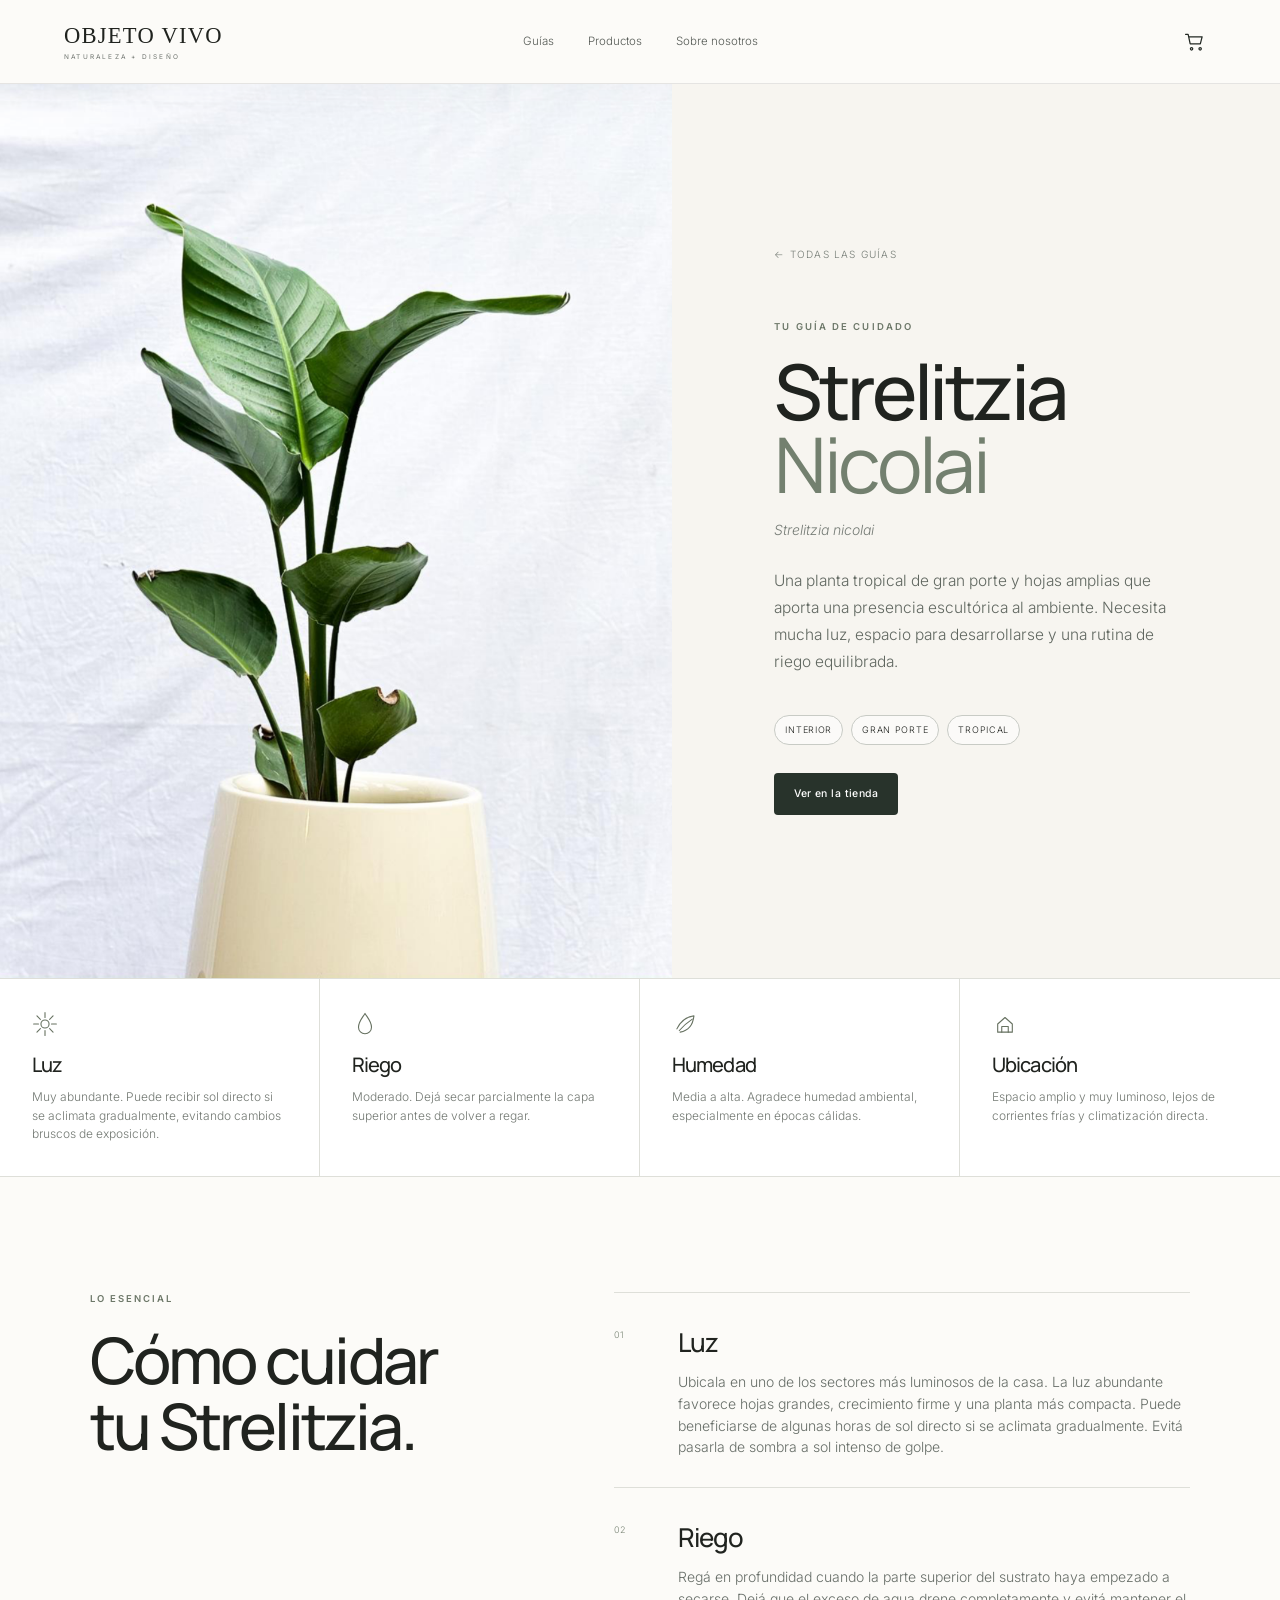
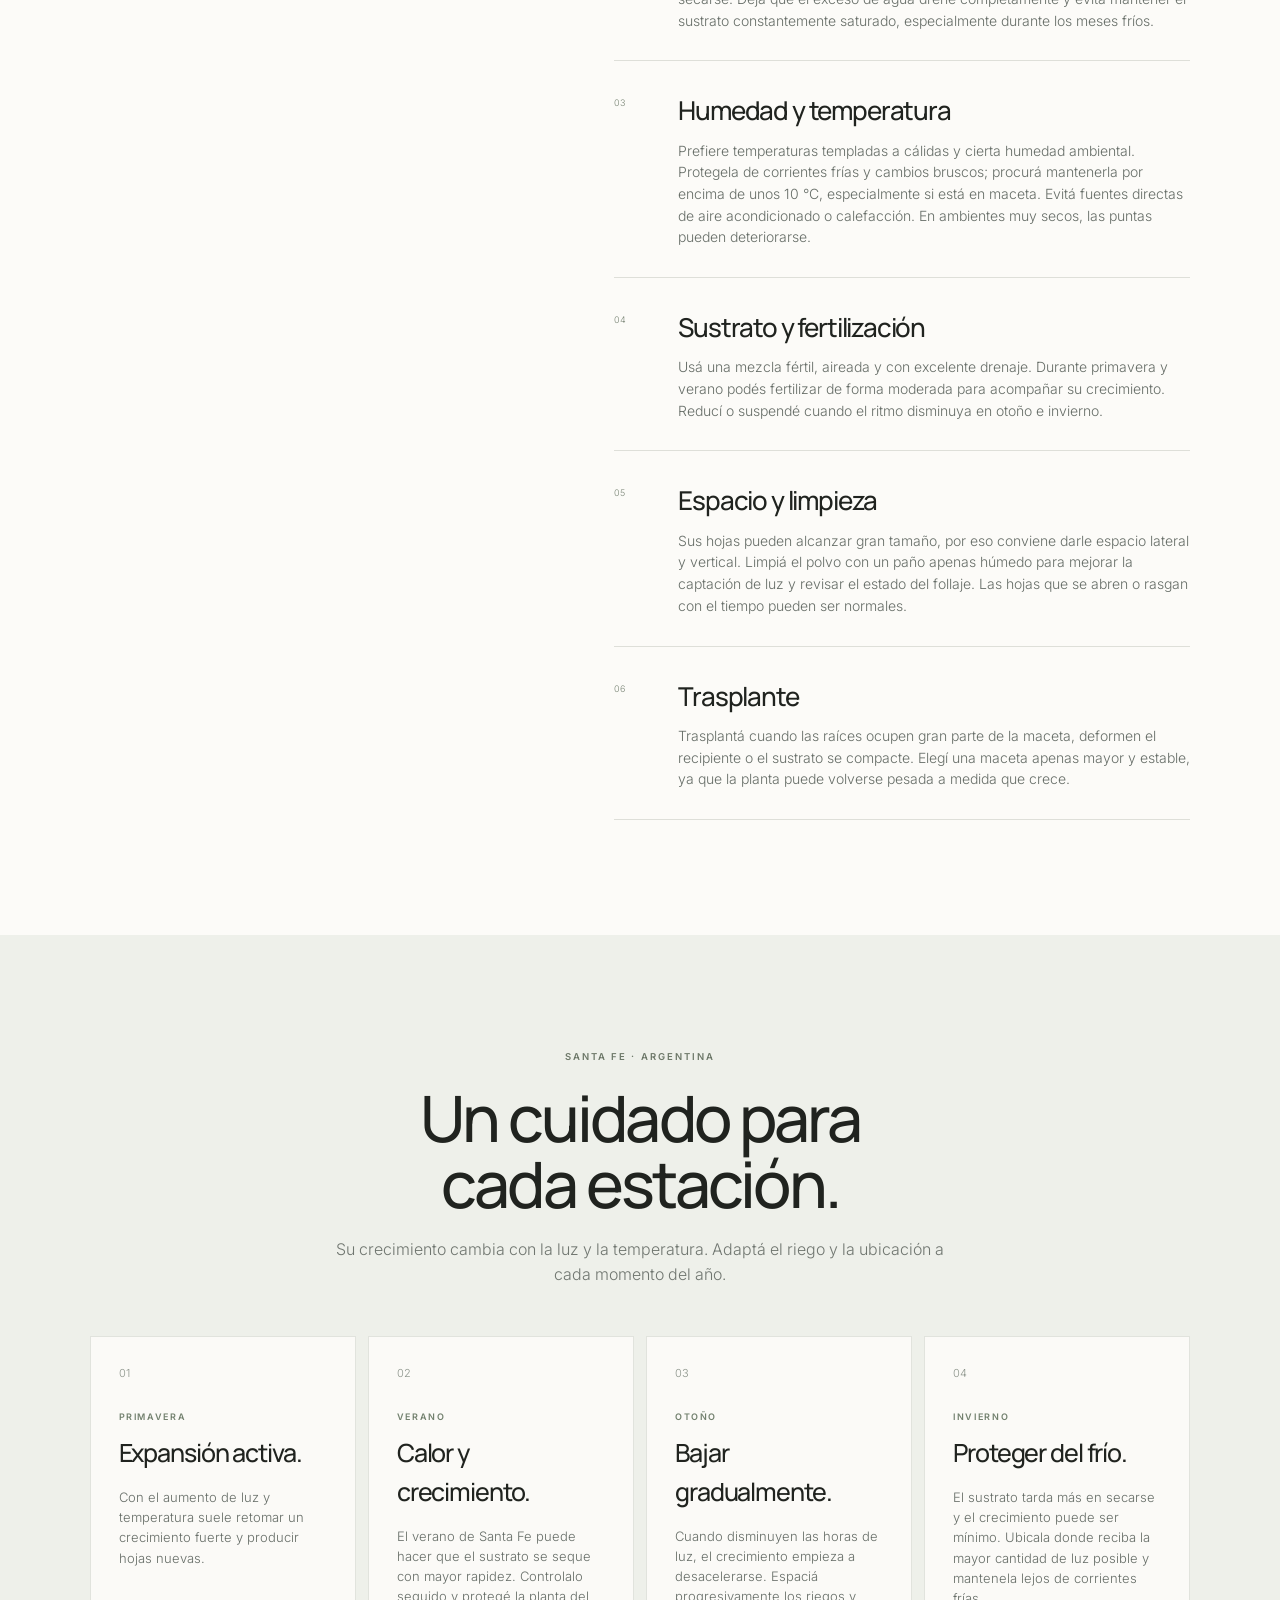
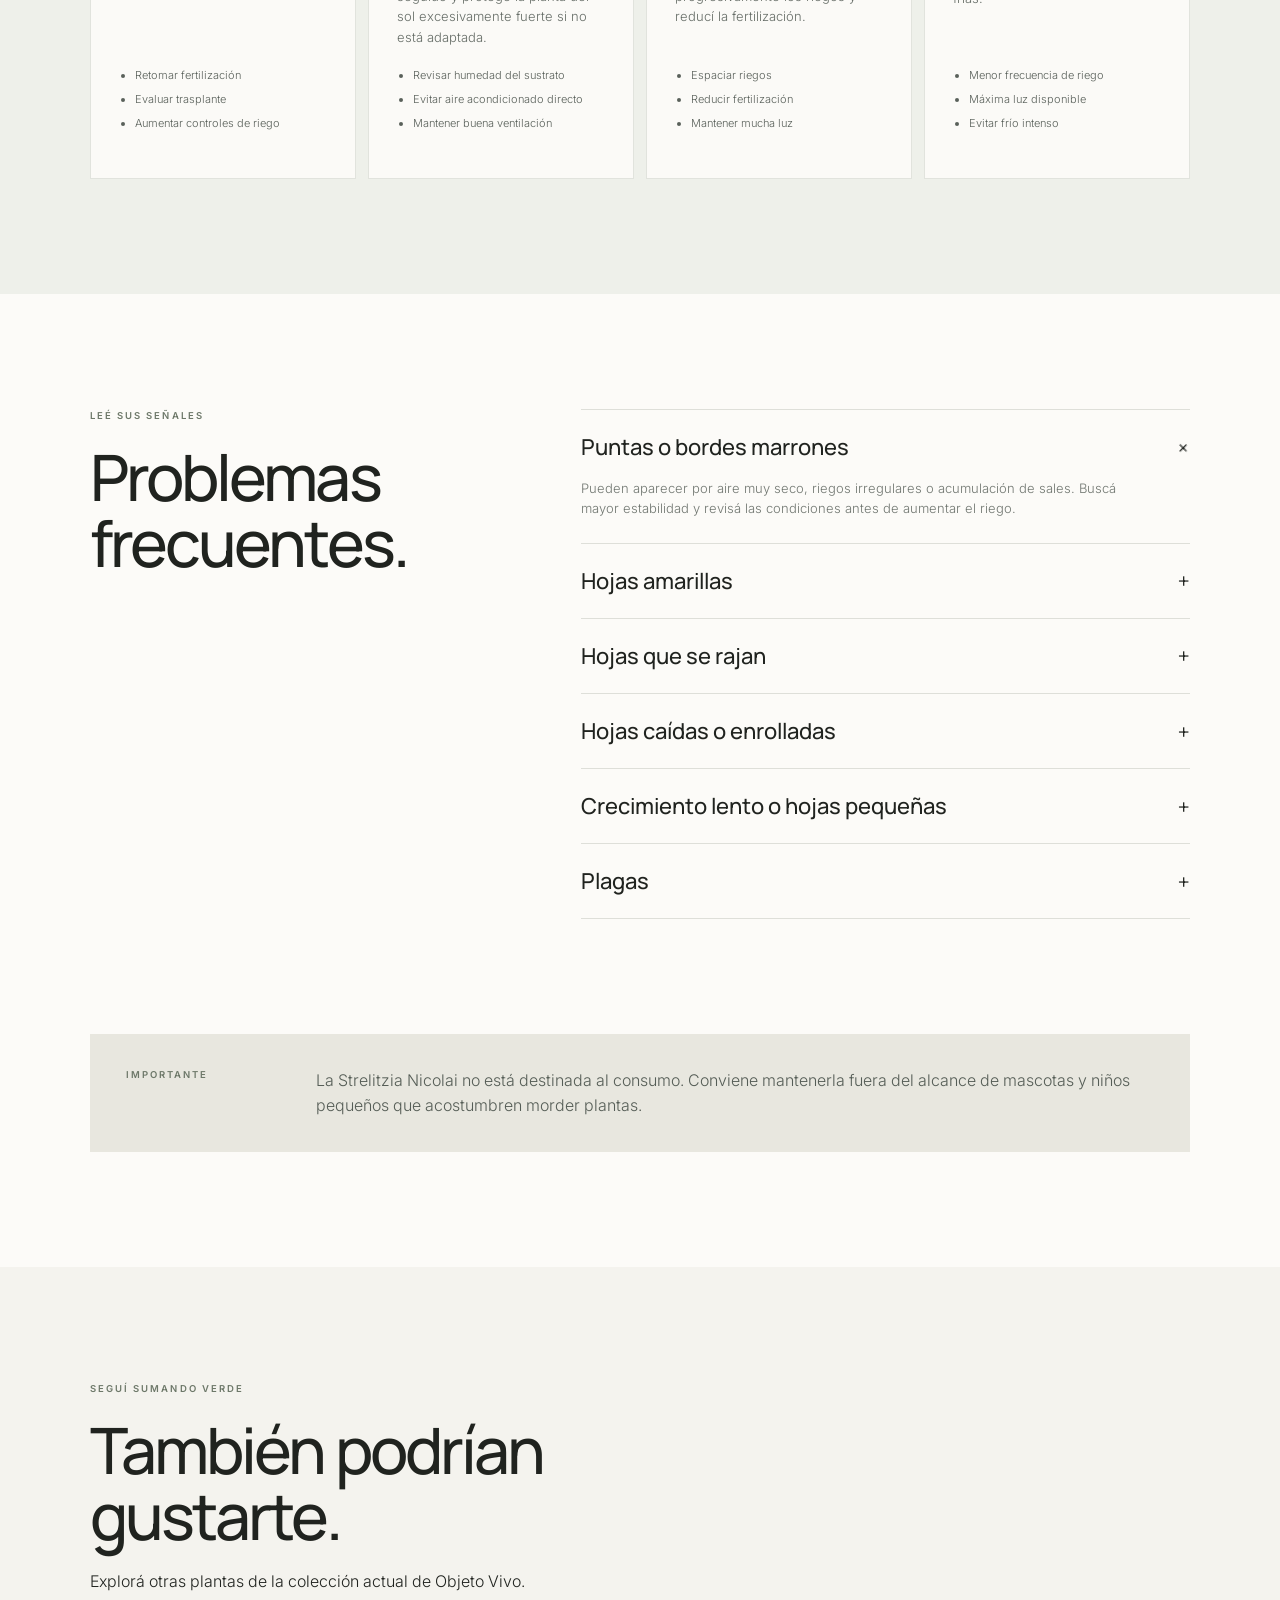
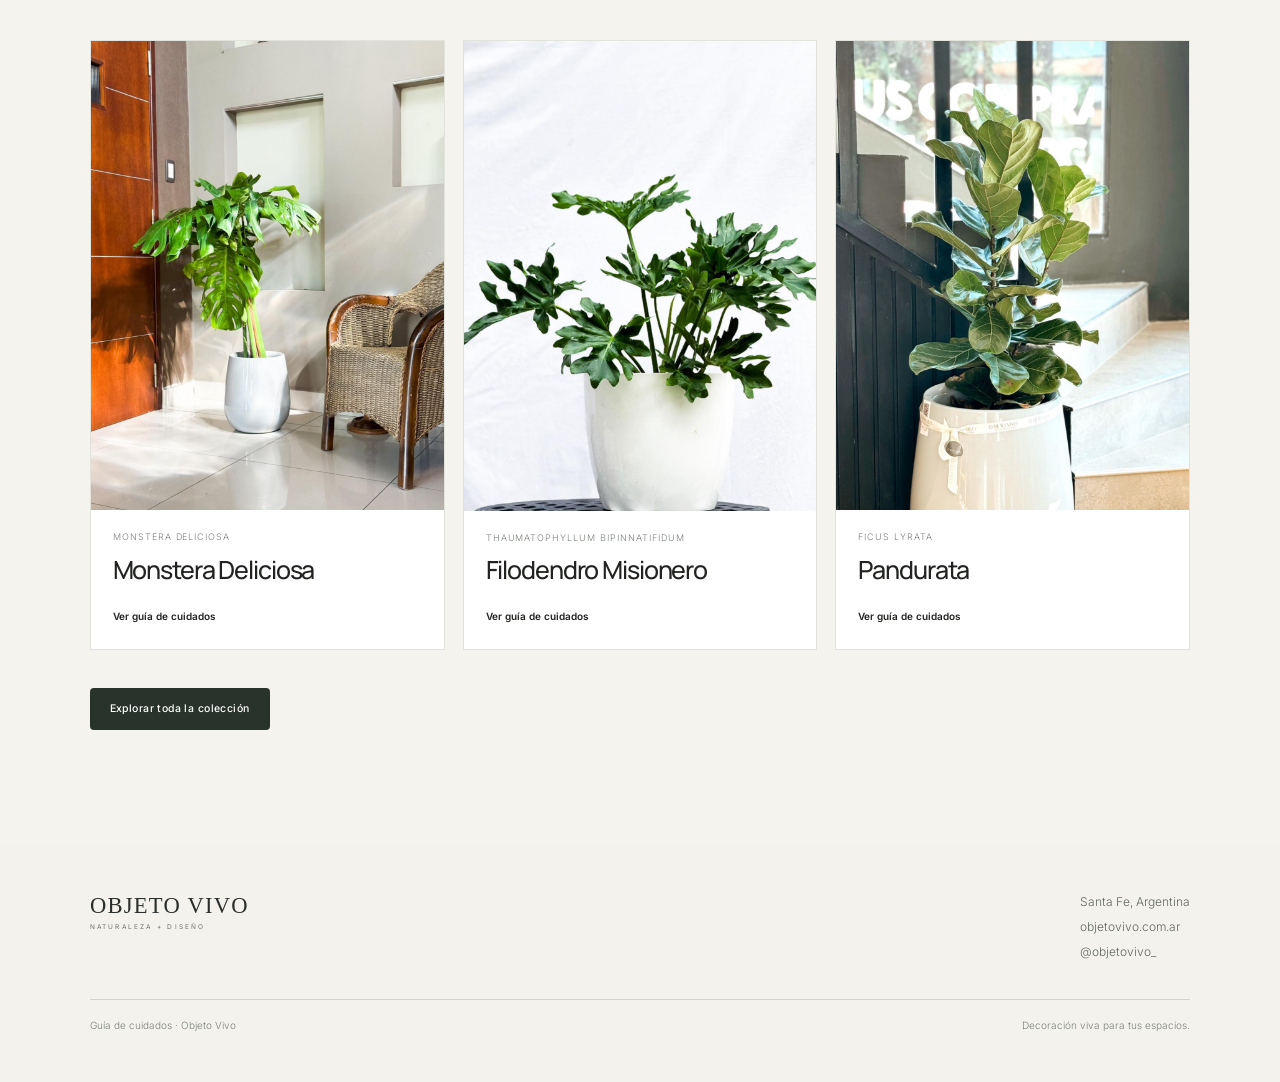
<file: strelitzia-nicolai.html>
<!doctype html>
<html lang="es">
<head>
  <meta charset="utf-8" />
  <meta name="viewport" content="width=device-width, initial-scale=1" />
  <meta name="theme-color" content="#f7f5f0" />
  <title>Strelitzia Nicolai | Guía de Cuidados · Objeto Vivo</title>
  <meta name="description" content="Guía de cuidados de la Strelitzia Nicolai: luz, riego, humedad, trasplante, cuidados por estación y problemas frecuentes." />
  <link rel="preconnect" href="https://fonts.googleapis.com"><link rel="preconnect" href="https://fonts.gstatic.com" crossorigin>
  <link href="https://fonts.googleapis.com/css2?family=Inter:wght@300;400;500;600&family=Manrope:wght@400;500;600&display=swap" rel="stylesheet">
  <link rel="stylesheet" href="styles.css?v=clean-20260811-strelitzia" />
</head>
<body>
<header class="site-header ov-header"><a class="brand official-brand" href="index.html" aria-label="Objeto Vivo - Guía de cuidados"><span class="official-wordmark">OBJETO VIVO</span><span class="official-tagline">NATURALEZA + DISEÑO</span></a><nav class="header-nav" aria-label="Navegación principal"><a href="index.html#guias">Guías</a><a href="https://objetovivo.com.ar/shop/" target="_blank" rel="noopener">Productos</a><a href="https://objetovivo.com.ar/sobre-nosotros/" target="_blank" rel="noopener">Sobre nosotros</a></nav><a class="cart-link" href="https://objetovivo.com.ar/shop/" target="_blank" rel="noopener" aria-label="Ir a la tienda"><svg viewBox="0 0 28 28"><path d="M3 5h3l2.4 11.1h11.8l2.1-8.1H7.2"/><circle cx="10" cy="22" r="1.4"/><circle cx="20" cy="22" r="1.4"/></svg></a></header>
<main>
<section class="plant-hero"><div class="plant-hero-image"><img src="assets/strelitzia-nicolai.png" alt="Strelitzia Nicolai de Objeto Vivo" /></div><div class="plant-hero-copy"><a class="back-link" href="index.html#guias">← Todas las guías</a><p class="eyebrow">TU GUÍA DE CUIDADO</p><h1>Strelitzia<br><em>Nicolai</em></h1><p class="latin">Strelitzia nicolai</p><p class="hero-text">Una planta tropical de gran porte y hojas amplias que aporta una presencia escultórica al ambiente. Necesita mucha luz, espacio para desarrollarse y una rutina de riego equilibrada.</p><div class="quick-tags"><span>Interior</span><span>Gran porte</span><span>Tropical</span></div><a class="button" href="https://objetovivo.com.ar/shop/" target="_blank" rel="noopener" style="margin-top:28px">Ver en la tienda</a></div></section>
<section class="quick-care"><article><span class="care-icon"><svg viewBox="0 0 32 32"><circle cx="16" cy="16" r="5"/><path d="M16 2v6M16 24v6M2 16h6M24 16h6M6.1 6.1l4.2 4.2M21.7 21.7l4.2 4.2M25.9 6.1l-4.2 4.2M10.3 21.7l-4.2 4.2"/></svg></span><h3>Luz</h3><p>Muy abundante. Puede recibir sol directo si se aclimata gradualmente, evitando cambios bruscos de exposición.</p></article><article><span class="care-icon"><svg viewBox="0 0 32 32"><path d="M16 3C13 8 8 13 8 20a8 8 0 0 0 16 0c0-7-5-12-8-17Z"/></svg></span><h3>Riego</h3><p>Moderado. Dejá secar parcialmente la capa superior antes de volver a regar.</p></article><article><span class="care-icon"><svg viewBox="0 0 32 32"><path d="M6 22c5-11 13-15 21-16-1 9-5 18-17 20"/><path d="M9 24c6-7 10-10 16-14"/></svg></span><h3>Humedad</h3><p>Media a alta. Agradece humedad ambiental, especialmente en épocas cálidas.</p></article><article><span class="care-icon"><svg viewBox="0 0 32 32"><path d="M7 16 16 8l9 8v10H7Z"/><path d="M12 26v-7h8v7"/></svg></span><h3>Ubicación</h3><p>Espacio amplio y muy luminoso, lejos de corrientes frías y climatización directa.</p></article></section>
<section class="content-section two-col"><div class="section-heading sticky-heading"><p class="eyebrow">LO ESENCIAL</p><h2>Cómo cuidar<br>tu Strelitzia.</h2></div><div class="care-list">
<article class="care-block"><span class="number">01</span><div><h3>Luz</h3><p>Ubicala en uno de los sectores más luminosos de la casa. La luz abundante favorece hojas grandes, crecimiento firme y una planta más compacta. Puede beneficiarse de algunas horas de sol directo si se aclimata gradualmente. Evitá pasarla de sombra a sol intenso de golpe.</p></div></article>
<article class="care-block"><span class="number">02</span><div><h3>Riego</h3><p>Regá en profundidad cuando la parte superior del sustrato haya empezado a secarse. Dejá que el exceso de agua drene completamente y evitá mantener el sustrato constantemente saturado, especialmente durante los meses fríos.</p></div></article>
<article class="care-block"><span class="number">03</span><div><h3>Humedad y temperatura</h3><p>Prefiere temperaturas templadas a cálidas y cierta humedad ambiental. Protegela de corrientes frías y cambios bruscos; procurá mantenerla por encima de unos 10 °C, especialmente si está en maceta. Evitá fuentes directas de aire acondicionado o calefacción. En ambientes muy secos, las puntas pueden deteriorarse.</p></div></article>
<article class="care-block"><span class="number">04</span><div><h3>Sustrato y fertilización</h3><p>Usá una mezcla fértil, aireada y con excelente drenaje. Durante primavera y verano podés fertilizar de forma moderada para acompañar su crecimiento. Reducí o suspendé cuando el ritmo disminuya en otoño e invierno.</p></div></article>
<article class="care-block"><span class="number">05</span><div><h3>Espacio y limpieza</h3><p>Sus hojas pueden alcanzar gran tamaño, por eso conviene darle espacio lateral y vertical. Limpiá el polvo con un paño apenas húmedo para mejorar la captación de luz y revisar el estado del follaje. Las hojas que se abren o rasgan con el tiempo pueden ser normales.</p></div></article>
<article class="care-block"><span class="number">06</span><div><h3>Trasplante</h3><p>Trasplantá cuando las raíces ocupen gran parte de la maceta, deformen el recipiente o el sustrato se compacte. Elegí una maceta apenas mayor y estable, ya que la planta puede volverse pesada a medida que crece.</p></div></article>
</div></section>
<section class="season-section"><div class="section-heading centered"><p class="eyebrow">SANTA FE · ARGENTINA</p><h2>Un cuidado para<br>cada estación.</h2><p>Su crecimiento cambia con la luz y la temperatura. Adaptá el riego y la ubicación a cada momento del año.</p></div><div class="season-grid">
<article class="season-card"><span class="season-mark">01</span><p class="season-name">PRIMAVERA</p><h3>Expansión activa.</h3><p>Con el aumento de luz y temperatura suele retomar un crecimiento fuerte y producir hojas nuevas.</p><ul><li>Retomar fertilización</li><li>Evaluar trasplante</li><li>Aumentar controles de riego</li></ul></article>
<article class="season-card"><span class="season-mark">02</span><p class="season-name">VERANO</p><h3>Calor y crecimiento.</h3><p>El verano de Santa Fe puede hacer que el sustrato se seque con mayor rapidez. Controlalo seguido y protegé la planta del sol excesivamente fuerte si no está adaptada.</p><ul><li>Revisar humedad del sustrato</li><li>Evitar aire acondicionado directo</li><li>Mantener buena ventilación</li></ul></article>
<article class="season-card"><span class="season-mark">03</span><p class="season-name">OTOÑO</p><h3>Bajar gradualmente.</h3><p>Cuando disminuyen las horas de luz, el crecimiento empieza a desacelerarse. Espaciá progresivamente los riegos y reducí la fertilización.</p><ul><li>Espaciar riegos</li><li>Reducir fertilización</li><li>Mantener mucha luz</li></ul></article>
<article class="season-card"><span class="season-mark">04</span><p class="season-name">INVIERNO</p><h3>Proteger del frío.</h3><p>El sustrato tarda más en secarse y el crecimiento puede ser mínimo. Ubicala donde reciba la mayor cantidad de luz posible y mantenela lejos de corrientes frías.</p><ul><li>Menor frecuencia de riego</li><li>Máxima luz disponible</li><li>Evitar frío intenso</li></ul></article>
</div></section>
<section class="content-section problems-section"><div class="section-heading"><p class="eyebrow">LEÉ SUS SEÑALES</p><h2>Problemas<br>frecuentes.</h2></div><div class="problem-list">
<details open><summary><span>Puntas o bordes marrones</span><b>+</b></summary><p>Pueden aparecer por aire muy seco, riegos irregulares o acumulación de sales. Buscá mayor estabilidad y revisá las condiciones antes de aumentar el riego.</p></details>
<details><summary><span>Hojas amarillas</span><b>+</b></summary><p>Suelen relacionarse con exceso de humedad, drenaje deficiente o envejecimiento natural de hojas inferiores. Revisá el sustrato antes de regar nuevamente.</p></details>
<details><summary><span>Hojas que se rajan</span><b>+</b></summary><p>En Strelitzia es frecuente que las hojas se abran o rasguen con el movimiento y el paso del tiempo. Si el resto de la hoja está verde y sana, no necesariamente indica un problema.</p></details>
<details><summary><span>Hojas caídas o enrolladas</span><b>+</b></summary><p>Puede deberse a falta de agua, exceso de agua, frío o estrés ambiental. Revisá primero el sustrato y las condiciones de temperatura.</p></details>
<details><summary><span>Crecimiento lento o hojas pequeñas</span><b>+</b></summary><p>La causa más común es falta de luz. También puede necesitar más espacio radicular o nutrientes durante la temporada de crecimiento.</p></details>
<details><summary><span>Plagas</span><b>+</b></summary><p>Ácaros y cochinillas pueden instalarse en el envés de las hojas y cerca de los pecíolos. Revisá la planta periódicamente, especialmente si el ambiente está muy seco.</p></details>
</div></section>
<section class="note-section"><p class="eyebrow">IMPORTANTE</p><p>La Strelitzia Nicolai no está destinada al consumo. Conviene mantenerla fuera del alcance de mascotas y niños pequeños que acostumbren morder plantas.</p></section>
<section class="related-section"><div class="section-heading"><p class="eyebrow">SEGUÍ SUMANDO VERDE</p><h2>También podrían<br>gustarte.</h2><p>Explorá otras plantas de la colección actual de Objeto Vivo.</p></div><div class="related-grid">
<a href="monstera-deliciosa.html" class="related-card"><img src="assets/monstera-deliciosa.png" alt="Monstera Deliciosa"><p>Monstera deliciosa</p><h3>Monstera Deliciosa</h3><span>Ver guía de cuidados</span></a>
<a href="filodendro-misionero.html" class="related-card"><img src="assets/filodendro-misionero.png" alt="Filodendro Misionero"><p>Thaumatophyllum bipinnatifidum</p><h3>Filodendro Misionero</h3><span>Ver guía de cuidados</span></a>
<a href="pandurata.html" class="related-card"><img src="assets/pandurata.png" alt="Pandurata"><p>Ficus lyrata</p><h3>Pandurata</h3><span>Ver guía de cuidados</span></a>
</div><a class="button centered-button" href="https://objetovivo.com.ar/shop/" target="_blank" rel="noopener">Explorar toda la colección</a></section>
</main>
<footer class="ov-footer"><div class="footer-main"><div class="brand footer-brand official-brand"><span class="official-wordmark">OBJETO VIVO</span><span class="official-tagline">NATURALEZA + DISEÑO</span></div><div class="footer-contact"><p>Santa Fe, Argentina</p><a href="https://objetovivo.com.ar/" target="_blank" rel="noopener">objetovivo.com.ar</a><a href="https://www.instagram.com/objetovivo_/" target="_blank" rel="noopener">@objetovivo_</a></div></div><div class="footer-bottom"><span>Guía de cuidados · Objeto Vivo</span><span>Decoración viva para tus espacios.</span></div></footer>
<!-- Cloudflare Web Analytics --><script type='module' src='https://static.cloudflareinsights.com/beacon.min.js' data-cf-beacon='{"token": "d237b475c9e8493392c6d5d0401ebea4"}'></script><!-- End Cloudflare Web Analytics -->
</body></html>
</file>
<file: styles.css>
:root{--bg:#f7f5f0;--paper:#fcfbf8;--ink:#20231f;--muted:#70756f;--sage:#e4e8df;--sage-2:#d7ded2;--line:#dedfd9;--accent:#7b8875;--dark:#28332b;--sans:"Inter",Arial,sans-serif;--display:"Manrope",Arial,sans-serif}*{box-sizing:border-box}html{scroll-behavior:smooth}body{margin:0;background:var(--paper);color:var(--ink);font-family:var(--sans);font-weight:300;line-height:1.55}a{color:inherit;text-decoration:none}img{display:block;width:100%;height:auto}svg{display:block}h1,h2,h3,p{margin-top:0}h1,h2,h3{font-family:var(--display);font-weight:500;letter-spacing:-.045em}.site-header{height:84px;padding:0 clamp(22px,5vw,72px);display:grid;grid-template-columns:1fr auto 1fr;align-items:center;border-bottom:1px solid rgba(90,96,90,.14);background:rgba(252,251,248,.96);position:sticky;top:0;z-index:30;backdrop-filter:blur(14px)}.brand{display:flex;align-items:center;width:max-content}.official-brand{display:flex;flex-direction:column;align-items:flex-start;justify-content:center;gap:0;line-height:1}.official-wordmark{font-family:Georgia,"Times New Roman",serif;font-size:24px;font-weight:400;letter-spacing:.055em;line-height:1;transform:scaleX(.94);transform-origin:left center}.official-tagline{font-family:var(--sans);font-size:6.5px;font-weight:400;letter-spacing:.34em;margin-top:7px;color:#6f746f}.header-nav{display:flex;gap:34px;font-size:11.5px;color:#565b56}.header-nav a{position:relative}.header-nav a:after{content:"";position:absolute;left:0;right:100%;bottom:-6px;height:1px;background:#2b332c;transition:.2s}.header-nav a:hover:after{right:0}.cart-link{justify-self:end;width:42px;height:42px;display:grid;place-items:center;border-radius:50%;transition:.2s}.cart-link:hover{background:#f0eee8}.cart-link svg{width:24px;height:24px;fill:none;stroke:#222823;stroke-width:1.45;stroke-linecap:round;stroke-linejoin:round}.ov-hero{display:grid;grid-template-columns:1.08fr .92fr;min-height:720px;background:var(--bg)}.ov-hero-media{min-height:720px;overflow:hidden}.ov-hero-media img{height:100%;object-fit:cover}.ov-hero-copy{padding:clamp(70px,9vw,140px) clamp(32px,7vw,110px);display:flex;flex-direction:column;justify-content:center}.ov-kicker,.eyebrow{font-size:9.5px;letter-spacing:.22em;font-weight:600;color:#6d7869;margin:0 0 20px}.ov-hero h1{font-size:clamp(48px,6vw,88px);line-height:.98;margin-bottom:28px;max-width:700px}.ov-hero h1 span{font-weight:400;color:#74806f}.hero-text{font-size:15.5px;line-height:1.75;max-width:540px;color:#606760;margin-bottom:34px}.ov-button,.button{display:inline-flex;align-items:center;justify-content:center;width:max-content;border-radius:4px;background:var(--dark);color:white;padding:13px 20px;font-size:10.5px;font-weight:500;letter-spacing:.04em;transition:.2s}.ov-button:hover,.button:hover{transform:translateY(-1px);background:#18211b}.ov-value{display:grid;grid-template-columns:repeat(3,1fr);border-bottom:1px solid var(--line);background:#fff}.ov-value article{padding:34px clamp(24px,4vw,58px);border-right:1px solid var(--line)}.ov-value article:last-child{border-right:0}.ov-value span{font-size:9px;color:#8b918b}.ov-value h3{font-size:19px;margin:10px 0 8px;letter-spacing:-.03em}.ov-value p{font-size:13px;color:#6d736d;margin:0;max-width:290px}.ov-guides,.content-section,.related-section{padding:clamp(80px,9vw,130px) clamp(24px,7vw,110px)}.ov-section-head,.section-heading{max-width:720px}.ov-section-head h2,.section-heading h2{font-size:clamp(42px,5vw,70px);line-height:1.03;margin-bottom:20px}.ov-section-head>p:last-child{color:#6d736d;max-width:520px}.ov-feature-card{display:grid;grid-template-columns:1.12fr .88fr;margin-top:52px;background:#eef0e9;min-height:580px}.ov-feature-image{overflow:hidden}.ov-feature-image img{height:100%;object-fit:cover;transition:.5s}.ov-feature-card:hover img{transform:scale(1.015)}.ov-feature-copy{padding:clamp(36px,6vw,82px);display:flex;flex-direction:column;justify-content:center}.ov-feature-copy h3{font-size:clamp(42px,5vw,70px);line-height:.98;margin-bottom:22px}.ov-feature-copy>p:not(.ov-kicker){color:#5f665f;max-width:390px}.ov-feature-copy span{margin-top:24px;font-size:10.5px;font-weight:600}.ov-philosophy{display:grid;grid-template-columns:1fr 1fr;gap:70px;padding:clamp(85px,10vw,150px) clamp(24px,7vw,110px);background:#e4e7de;align-items:end}.ov-philosophy h2{font-size:clamp(40px,5vw,68px);line-height:1.02;margin:0}.ov-philosophy>p{margin:0;color:#5f665f;max-width:600px;font-size:15.5px}.ov-footer,footer{background:#f4f2ed;color:#2b2f2c;padding:48px clamp(24px,7vw,110px)}.footer-main{display:flex;justify-content:space-between;gap:40px;align-items:flex-start}.footer-contact{display:flex;flex-direction:column;gap:6px;font-size:12px;color:#626863}.footer-contact p{margin:0}.footer-bottom{border-top:1px solid #d2d5cf;margin-top:38px;padding-top:18px;display:flex;justify-content:space-between;gap:20px;font-size:10px;color:#7b807b}.plant-hero{display:grid;grid-template-columns:1.05fr .95fr;background:var(--bg);min-height:720px}.plant-hero-image{min-height:720px;overflow:hidden}.plant-hero-image img{height:100%;object-fit:cover}.plant-hero-copy{padding:clamp(54px,8vw,110px);display:flex;flex-direction:column;justify-content:center}.back-link{font-size:10px;text-transform:uppercase;letter-spacing:.12em;margin-bottom:58px;color:#767d76}.plant-hero h1{font-size:clamp(50px,6vw,84px);line-height:.95;margin-bottom:18px}.plant-hero h1 em{font-style:normal;color:#73806f;font-weight:400}.latin{font-family:var(--sans);font-style:italic;font-size:14px;color:#777d77;margin:0 0 26px}.quick-tags{display:flex;gap:8px;flex-wrap:wrap;margin-top:6px}.quick-tags span{border:1px solid #c8cbc5;border-radius:999px;padding:7px 10px;font-size:9px;text-transform:uppercase;letter-spacing:.08em;background:rgba(255,255,255,.55)}.quick-care{display:grid;grid-template-columns:repeat(4,1fr);border-top:1px solid var(--line);border-bottom:1px solid var(--line);background:#fff}.quick-care article{padding:32px;border-right:1px solid var(--line)}.quick-care article:last-child{border-right:0}.quick-care h3{font-size:20px;margin:8px 0}.quick-care p{font-size:12px;color:#737973;margin:0}.care-icon{width:30px;height:30px;display:block;color:#667160}.care-icon svg{width:26px;height:26px;fill:none;stroke:#667160;stroke-width:1.35;stroke-linecap:round;stroke-linejoin:round}.two-col{display:grid;grid-template-columns:.86fr 1.14fr;gap:90px}.sticky-heading{align-self:start;position:sticky;top:125px}.care-list{border-top:1px solid var(--line)}.care-block{display:grid;grid-template-columns:46px 1fr;gap:18px;padding:29px 0;border-bottom:1px solid var(--line)}.care-block .number{font-size:9px;color:#7b8677;padding-top:6px}.care-block h3{font-size:26px;margin-bottom:9px}.care-block p{color:#666d67;margin:0;font-size:14px}.season-section{background:#eef0ea;padding:clamp(80px,9vw,130px) clamp(24px,7vw,110px)}.centered{text-align:center;margin:0 auto 50px}.centered>p:last-child{max-width:620px;margin:0 auto;color:#707670}.season-grid{display:grid;grid-template-columns:repeat(4,1fr);gap:12px}.season-card{background:#fbfaf7;padding:28px;min-height:430px;display:flex;flex-direction:column;border:1px solid #e1e3dd}.season-mark{font-size:11px;color:#8c948b}.season-name{font-size:9px;letter-spacing:.18em;font-weight:600;color:#72806e;margin:28px 0 10px}.season-card h3{font-size:25px;margin-bottom:14px}.season-card>p:not(.season-name){font-size:13px;color:#666d67}.season-card ul{padding-left:16px;margin-top:auto;font-size:11px;color:#59605a}.season-card li{margin:7px 0}.problems-section{display:grid;grid-template-columns:.8fr 1.2fr;gap:85px}.problem-list{border-top:1px solid var(--line)}details{border-bottom:1px solid var(--line);padding:20px 0}summary{list-style:none;display:flex;justify-content:space-between;align-items:center;cursor:pointer;font-family:var(--display);font-size:22px;font-weight:500}summary::-webkit-details-marker{display:none}summary b{font-family:var(--sans);font-weight:300;font-size:21px;transition:.2s}details[open] summary b{transform:rotate(45deg)}details p{color:#717771;max-width:760px;margin:14px 48px 4px 0;font-size:13px}.note-section{margin:0 clamp(24px,7vw,110px) clamp(80px,9vw,130px);padding:34px 36px;background:#e8e7df;display:grid;grid-template-columns:160px 1fr;gap:30px}.note-section p:last-child{margin:0;max-width:850px;color:#555d56}.related-section{background:#f4f3ee}.related-grid{display:grid;grid-template-columns:repeat(3,1fr);gap:18px;margin-top:46px}.related-card{background:#fff;padding-bottom:22px;border:1px solid #e1e3dc;transition:.2s}.related-card:hover{transform:translateY(-2px)}.related-placeholder{height:310px;background-size:cover;background-position:center}.botanical-one{background:url('https://objetovivo.com.ar/wp-content/uploads/2026/06/0fbe87b4-2c98-40d2-89a0-57de7e59af6a-600x800.jpg') center/cover}.botanical-two{background:linear-gradient(135deg,#e5e7df,#cbd3c7)}.botanical-three{background:linear-gradient(135deg,#d7dad2,#a9b3a8)}.related-card>p,.related-card>h3,.related-card>span{margin-left:22px;margin-right:22px}.related-card>p{font-size:9px;text-transform:uppercase;letter-spacing:.11em;color:#7b817c;margin-top:20px;margin-bottom:7px}.related-card h3{font-size:25px;margin-bottom:12px}.related-card>span{font-size:10px;font-weight:600}.centered-button{margin:38px auto 0}@media(max-width:980px){.site-header{grid-template-columns:1fr auto}.header-nav{display:none}.ov-hero,.plant-hero,.ov-feature-card,.two-col,.problems-section,.ov-philosophy{grid-template-columns:1fr}.ov-hero-media{min-height:560px}.ov-hero-copy{padding-top:70px;padding-bottom:80px}.plant-hero-image{min-height:600px}.plant-hero-copy{padding-top:58px;padding-bottom:70px}.sticky-heading{position:static}.quick-care{grid-template-columns:repeat(2,1fr)}.quick-care article:nth-child(2){border-right:0}.quick-care article:nth-child(-n+2){border-bottom:1px solid var(--line)}.season-grid{grid-template-columns:repeat(2,1fr)}.related-grid{grid-template-columns:repeat(2,1fr)}}@media(max-width:640px){.site-header{height:74px;padding:0 18px}.official-wordmark{font-size:20px;letter-spacing:.05em}.official-tagline{font-size:5.5px;letter-spacing:.31em;margin-top:6px}.cart-link{width:38px;height:38px}.cart-link svg{width:22px;height:22px}.ov-hero{display:flex;flex-direction:column}.ov-hero-media{min-height:430px;order:2}.ov-hero-copy{order:1;padding:62px 22px 54px}.ov-hero h1{font-size:48px}.ov-value{grid-template-columns:1fr}.ov-value article{border-right:0;border-bottom:1px solid var(--line);padding:22px}.ov-value article:last-child{border-bottom:0}.ov-guides,.content-section,.related-section,.season-section{padding-left:22px;padding-right:22px}.ov-feature-card{margin-top:36px}.ov-feature-image{min-height:420px}.ov-feature-copy{padding:30px 24px}.ov-philosophy{gap:34px;padding-left:22px;padding-right:22px}.footer-main,.footer-bottom{flex-direction:column}.plant-hero{display:flex;flex-direction:column}.plant-hero-copy{order:1;padding-left:22px;padding-right:22px}.plant-hero-image{order:2;min-height:500px}.plant-hero h1{font-size:49px}.quick-care{grid-template-columns:1fr 1fr}.quick-care article{padding:20px 17px}.care-icon{width:28px;height:28px}.care-icon svg{width:24px;height:24px}.two-col,.problems-section{gap:38px}.care-block{grid-template-columns:34px 1fr}.season-grid,.related-grid{grid-template-columns:1fr}.season-card{min-height:0}.note-section{margin-left:22px;margin-right:22px;padding:27px;grid-template-columns:1fr}.related-placeholder{height:350px}}
</file>
